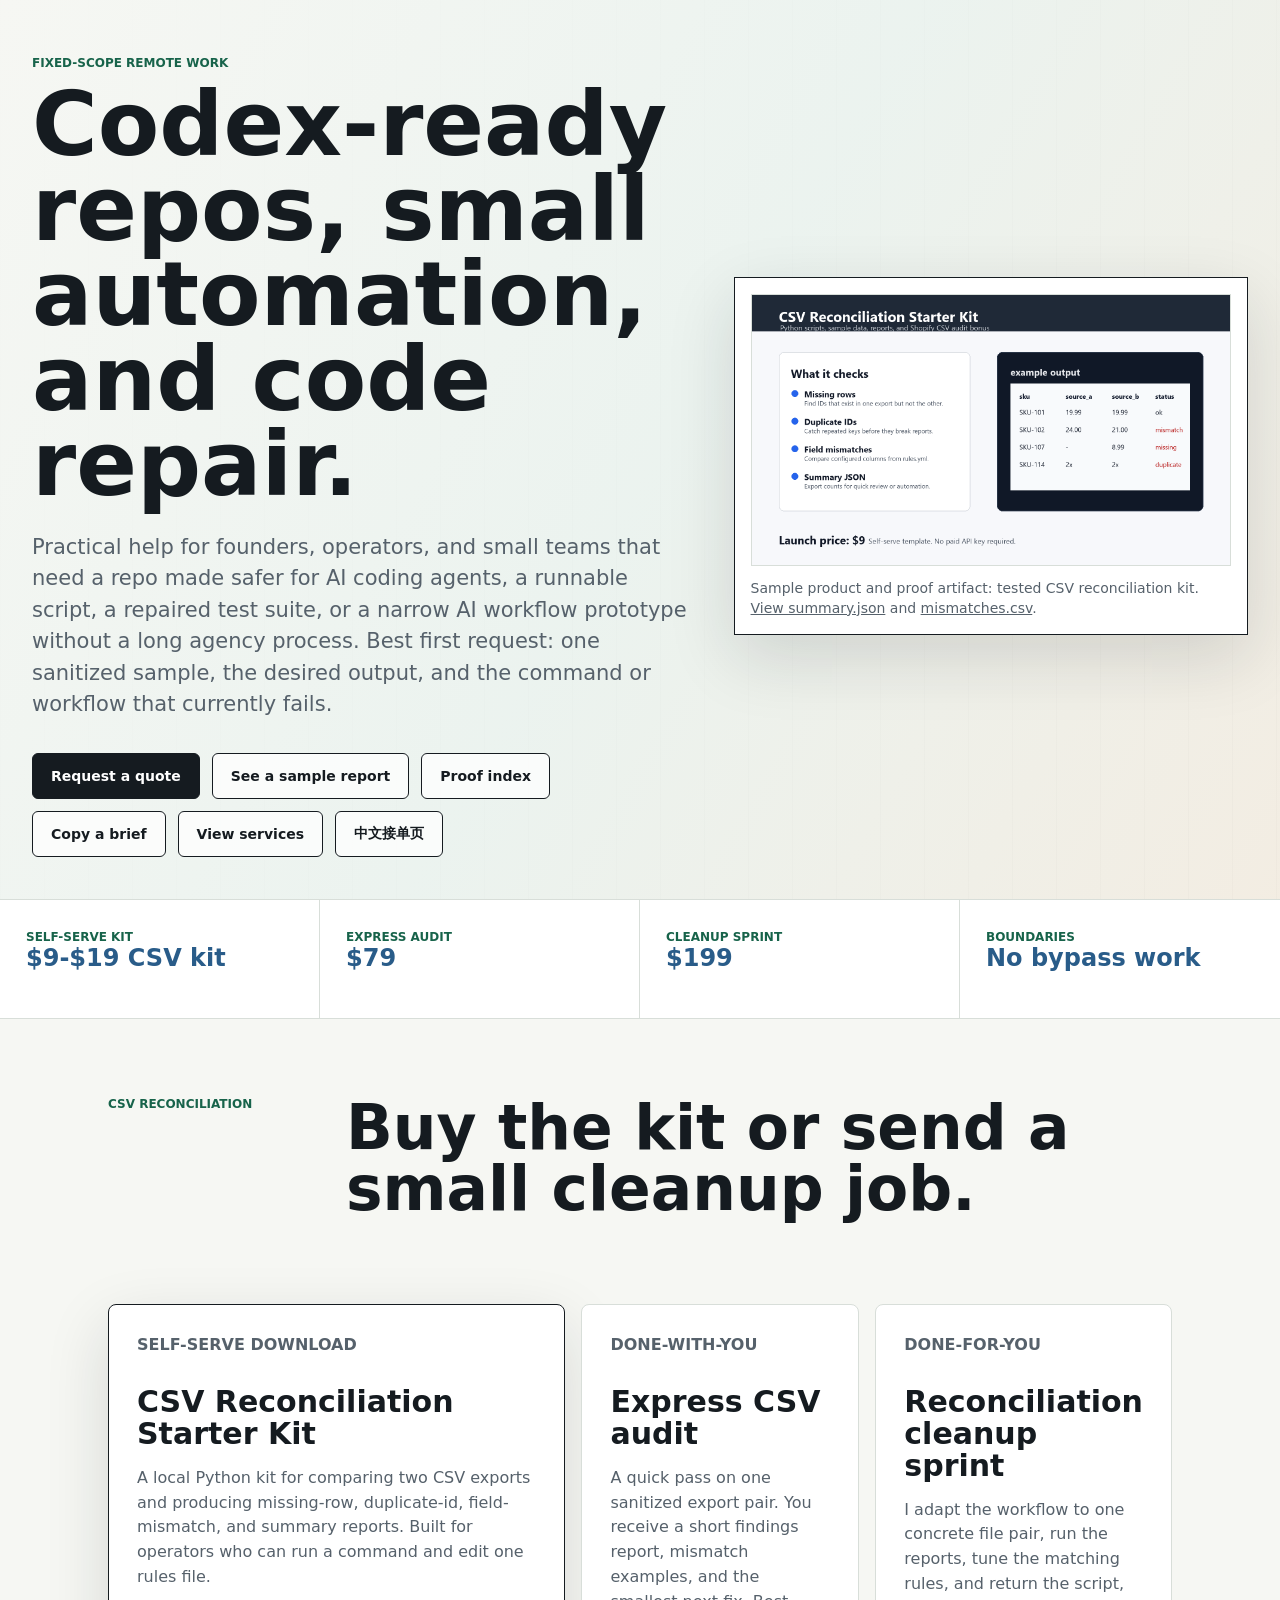
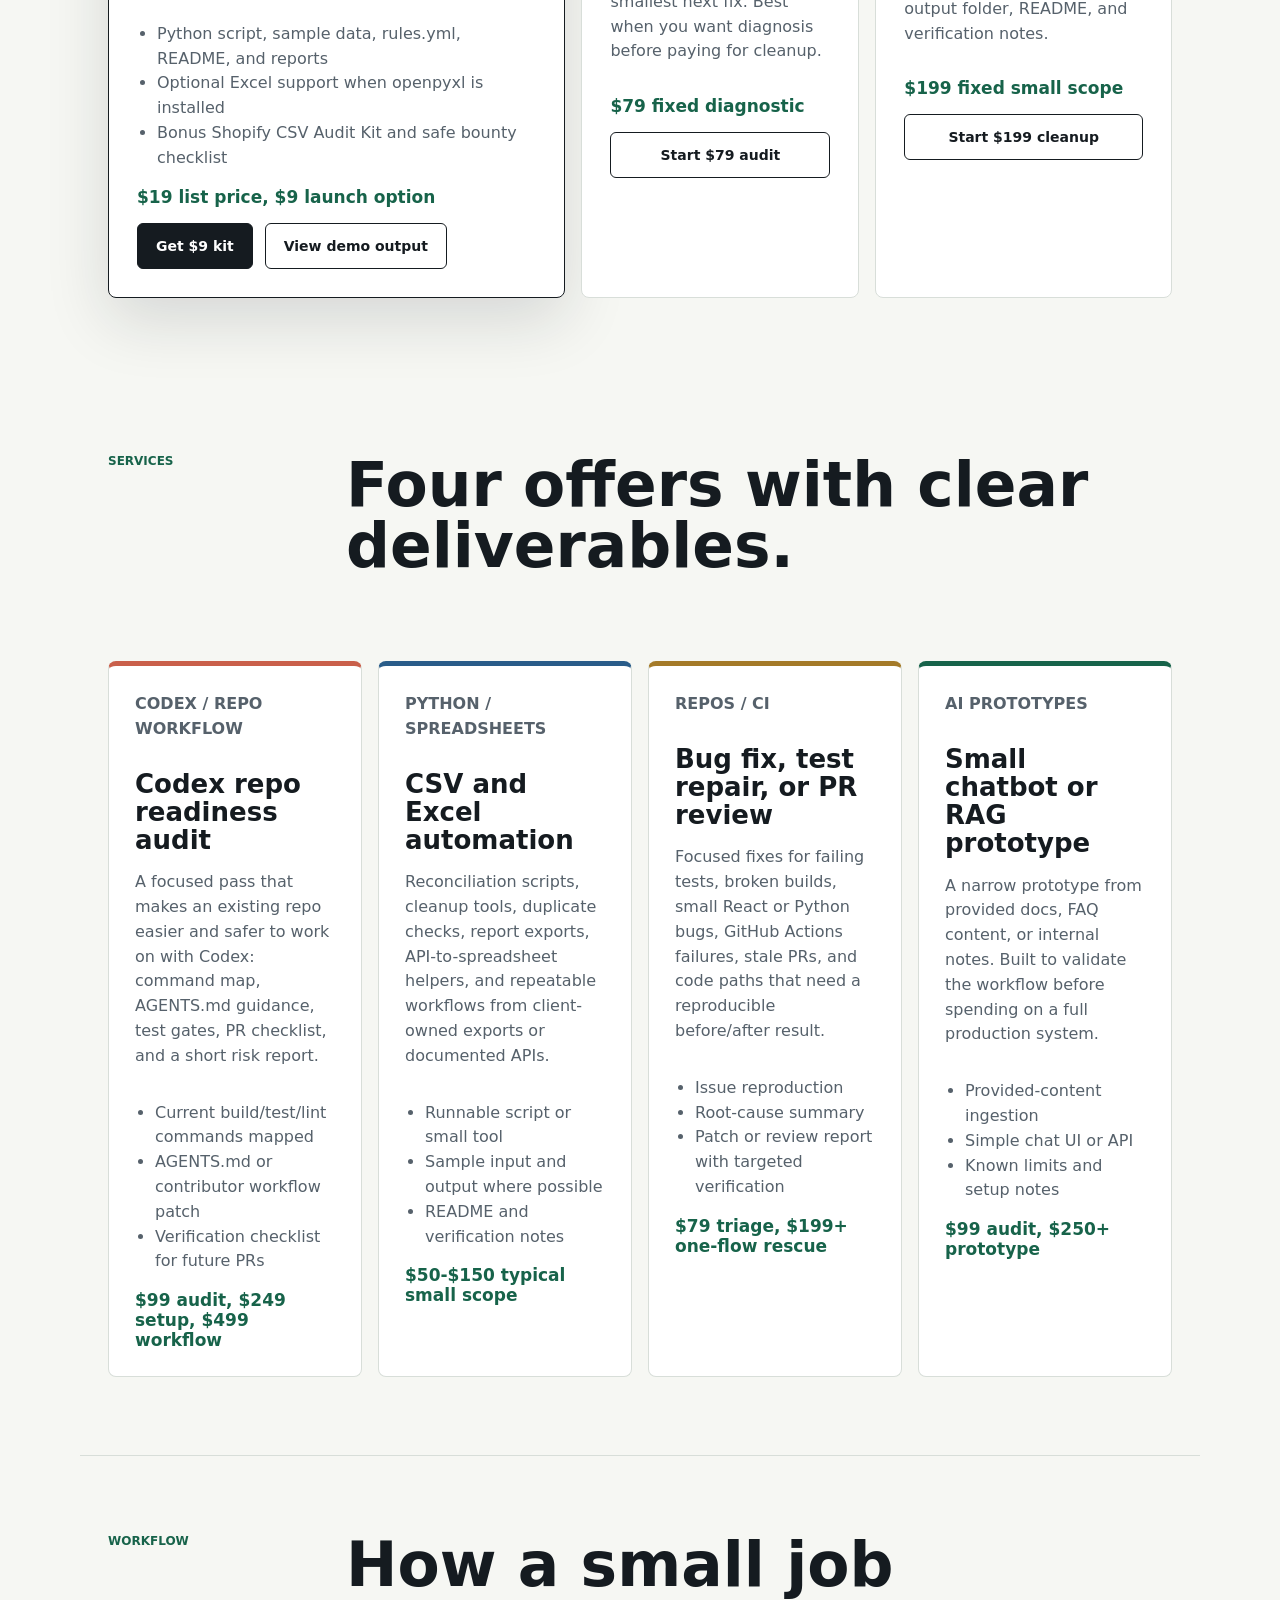
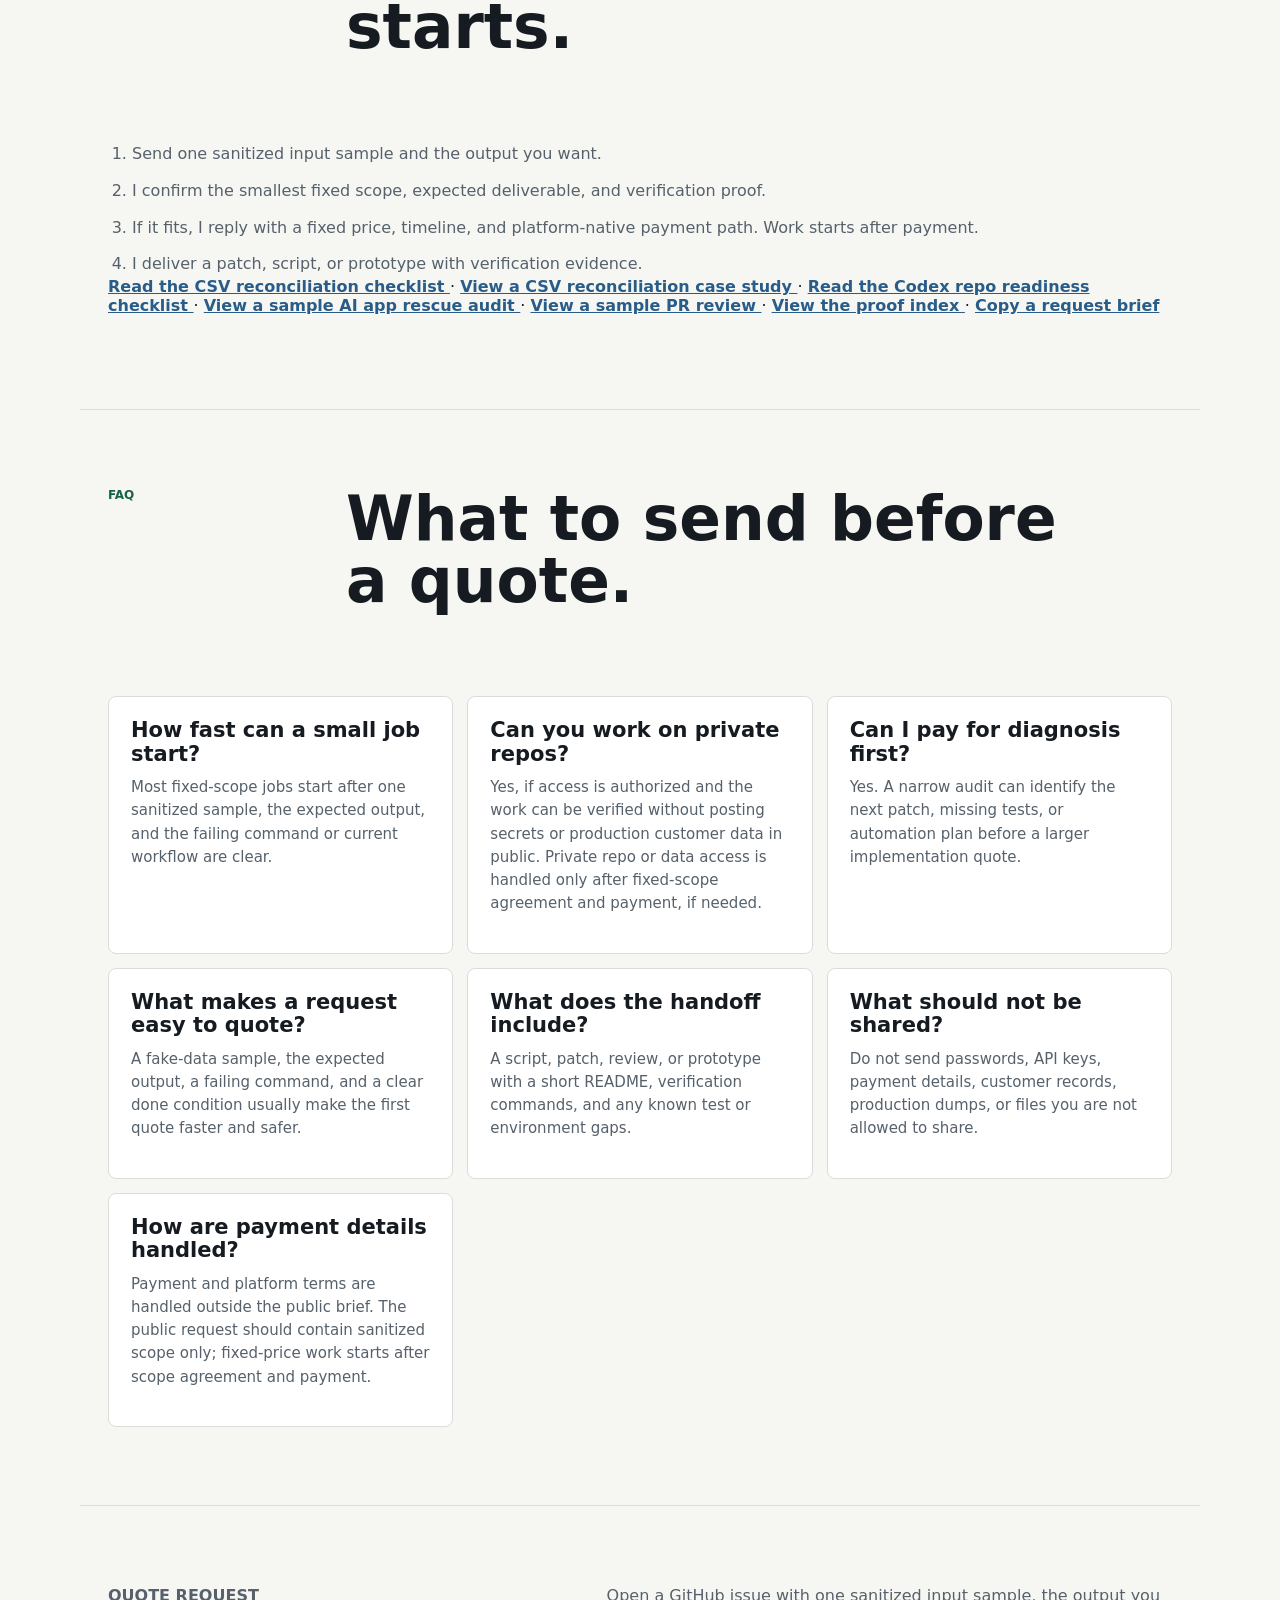
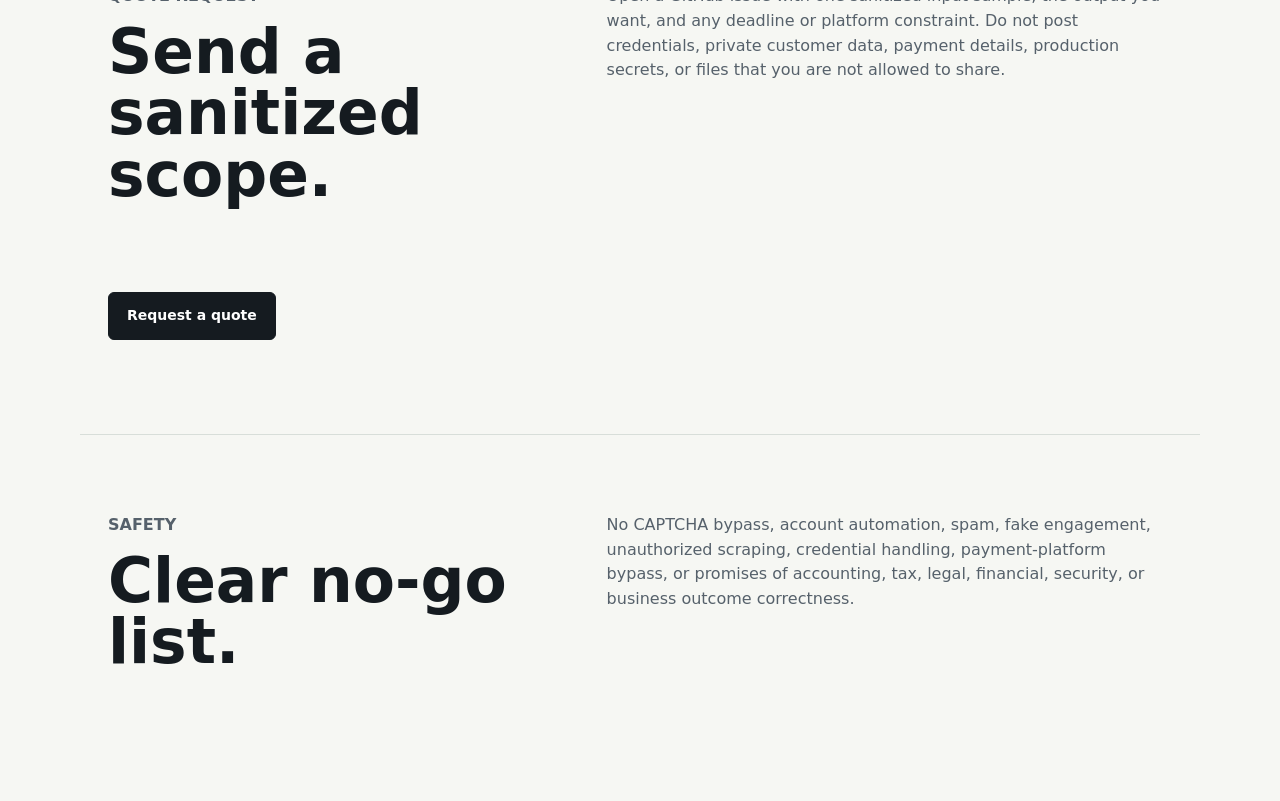
<file: index.html>
<!doctype html>
<html lang="en">
  <head>
    <meta charset="utf-8">
    <meta name="viewport" content="width=device-width, initial-scale=1">
    <title>Codex Repo Rescue, Python Automation, and Code Repair Services</title>
    <meta
      name="description"
      content="Fixed-scope Codex repo rescue, AGENTS.md setup, Python automation, bug fixes, test repair, and small AI workflow prototypes."
    >
    <meta name="robots" content="index,follow">
    <link rel="canonical" href="https://xyjk0511.github.io/codex-services-portfolio/">
    <meta property="og:title" content="Codex Repo Rescue and Code Repair Work">
    <meta property="og:description" content="Fixed-scope Codex workflow setup, CSV automation, bug fixes, test repair, and small AI workflow prototypes with clear verification evidence.">
    <meta property="og:type" content="website">
    <meta property="og:url" content="https://xyjk0511.github.io/codex-services-portfolio/">
    <meta property="og:image" content="https://xyjk0511.github.io/codex-services-portfolio/assets/csv-kit-cover-1600x900.png">
    <meta name="twitter:card" content="summary_large_image">
    <meta name="twitter:title" content="Codex Repo Rescue, Python Automation, and Code Repair Services">
    <meta name="twitter:description" content="Fixed-scope Codex workflow setup, CSV automation, bug fixes, test repair, and small AI workflow prototypes with clear verification evidence.">
    <meta name="twitter:image" content="https://xyjk0511.github.io/codex-services-portfolio/assets/csv-kit-cover-1600x900.png">
    <link rel="stylesheet" href="styles.css">
    <script type="application/ld+json">
      {
        "@context": "https://schema.org",
        "@type": "ProfessionalService",
        "name": "Codex Repo Rescue and Code Repair Work",
        "url": "https://xyjk0511.github.io/codex-services-portfolio/",
        "description": "Fixed-scope Codex repo rescue, AGENTS.md setup, Python automation, bug fixes, test repair, and small AI workflow prototypes.",
        "areaServed": "Remote",
        "sameAs": [
          "https://github.com/xyjk0511/codex-services-portfolio"
        ],
        "offers": [
          {
            "@type": "Offer",
            "name": "CSV Reconciliation Starter Kit",
            "price": 9,
            "priceCurrency": "USD",
            "url": "https://github.com/xyjk0511/codex-services-portfolio/issues/new?template=csv-kit-request.yml"
          },
          {
            "@type": "Offer",
            "name": "Express CSV audit",
            "price": 79,
            "priceCurrency": "USD",
            "url": "https://github.com/xyjk0511/codex-services-portfolio/issues/new?template=csv-kit-request.yml"
          },
          {
            "@type": "Offer",
            "name": "CSV reconciliation cleanup sprint",
            "price": 199,
            "priceCurrency": "USD",
            "url": "https://github.com/xyjk0511/codex-services-portfolio/issues/new?template=csv-kit-request.yml"
          },
          {
            "@type": "Offer",
            "name": "Codex repo readiness audit",
            "priceCurrency": "USD",
            "priceSpecification": {
              "@type": "PriceSpecification",
              "minPrice": 99,
              "maxPrice": 499,
              "priceCurrency": "USD"
            }
          },
          {
            "@type": "Offer",
            "name": "CSV and Excel automation",
            "priceCurrency": "USD",
            "priceSpecification": {
              "@type": "PriceSpecification",
              "minPrice": 50,
              "maxPrice": 150,
              "priceCurrency": "USD"
            }
          },
          {
            "@type": "Offer",
            "name": "Bug fix and test repair",
            "priceCurrency": "USD",
            "priceSpecification": {
              "@type": "PriceSpecification",
              "minPrice": 25,
              "maxPrice": 250,
              "priceCurrency": "USD"
            }
          }
        ]
      }
    </script>
  </head>
  <body>
    <main>
      <section class="hero" aria-labelledby="page-title">
        <div class="hero-copy">
          <p class="eyebrow">Fixed-scope remote work</p>
          <h1 id="page-title">Codex-ready repos, small automation, and code repair.</h1>
          <p class="lede">
            Practical help for founders, operators, and small teams that need
            a repo made safer for AI coding agents, a runnable script, a
            repaired test suite, or a narrow AI workflow prototype without a
            long agency process. Best first request: one sanitized sample, the
            desired output, and the command or workflow that currently fails.
          </p>
          <div class="actions" aria-label="Primary actions">
            <a class="button primary" href="https://github.com/xyjk0511/codex-services-portfolio/issues/new?template=service-request.yml">Request a quote</a>
            <a class="button secondary" href="cases/ai-app-rescue-sample-report.html">See a sample report</a>
            <a class="button secondary" href="cases/proof-index.html">Proof index</a>
            <a class="button secondary" href="examples/request-briefs.html">Copy a brief</a>
            <a class="button secondary" href="#services">View services</a>
            <a class="button secondary" href="zh-cn.html">中文接单页</a>
          </div>
        </div>
        <figure class="hero-proof">
          <img
            src="assets/csv-kit-cover-1600x900.png"
            alt="CSV Reconciliation Starter Kit preview"
          >
          <figcaption>
            Sample product and proof artifact: tested CSV reconciliation kit.
            <a href="csv-kit/sample-output/summary.json">View summary.json</a>
            and
            <a href="csv-kit/sample-output/mismatches.csv">mismatches.csv</a>.
          </figcaption>
        </figure>
      </section>

      <section class="proof-strip" aria-label="Working boundaries">
        <div>
          <span>Self-serve kit</span>
          <strong>$9-$19 CSV kit</strong>
        </div>
        <div>
          <span>Express audit</span>
          <strong>$79</strong>
        </div>
        <div>
          <span>Cleanup sprint</span>
          <strong>$199</strong>
        </div>
        <div>
          <span>Boundaries</span>
          <strong>No bypass work</strong>
        </div>
      </section>

      <section id="csv-offers" class="product-section" aria-labelledby="csv-offers-title">
        <div class="section-heading">
          <p class="eyebrow">CSV reconciliation</p>
          <h2 id="csv-offers-title">Buy the kit or send a small cleanup job.</h2>
        </div>
        <div class="product-grid">
          <article class="product-card featured">
            <p class="tag">Self-serve download</p>
            <h3>CSV Reconciliation Starter Kit</h3>
            <p>
              A local Python kit for comparing two CSV exports and producing
              missing-row, duplicate-id, field-mismatch, and summary reports.
              Built for operators who can run a command and edit one rules file.
            </p>
            <ul>
              <li>Python script, sample data, rules.yml, README, and reports</li>
              <li>Optional Excel support when openpyxl is installed</li>
              <li>Bonus Shopify CSV Audit Kit and safe bounty checklist</li>
            </ul>
            <strong class="price">$19 list price, $9 launch option</strong>
            <div class="mini-actions">
              <a class="button primary" href="https://github.com/xyjk0511/codex-services-portfolio/issues/new?template=csv-kit-request.yml">Get $9 kit</a>
              <a class="button secondary" href="csv-kit/">View demo output</a>
            </div>
          </article>
          <article class="product-card">
            <p class="tag">Done-with-you</p>
            <h3>Express CSV audit</h3>
            <p>
              A quick pass on one sanitized export pair. You receive a short
              findings report, mismatch examples, and the smallest next fix.
              Best when you want diagnosis before paying for cleanup.
            </p>
            <strong class="price">$79 fixed diagnostic</strong>
            <a class="button secondary" href="https://github.com/xyjk0511/codex-services-portfolio/issues/new?template=csv-kit-request.yml">Start $79 audit</a>
          </article>
          <article class="product-card">
            <p class="tag">Done-for-you</p>
            <h3>Reconciliation cleanup sprint</h3>
            <p>
              I adapt the workflow to one concrete file pair, run the reports,
              tune the matching rules, and return the script, output folder,
              README, and verification notes.
            </p>
            <strong class="price">$199 fixed small scope</strong>
            <a class="button secondary" href="https://github.com/xyjk0511/codex-services-portfolio/issues/new?template=csv-kit-request.yml">Start $199 cleanup</a>
          </article>
        </div>
      </section>

      <section id="services" class="service-section" aria-labelledby="services-title">
        <div class="section-heading">
          <p class="eyebrow">Services</p>
          <h2 id="services-title">Four offers with clear deliverables.</h2>
        </div>
        <div class="service-grid">
          <article class="service-card">
            <p class="tag">Codex / repo workflow</p>
            <h3>Codex repo readiness audit</h3>
            <p>
              A focused pass that makes an existing repo easier and safer to
              work on with Codex: command map, AGENTS.md guidance, test gates,
              PR checklist, and a short risk report.
            </p>
            <ul>
              <li>Current build/test/lint commands mapped</li>
              <li>AGENTS.md or contributor workflow patch</li>
              <li>Verification checklist for future PRs</li>
            </ul>
            <strong class="price">$99 audit, $249 setup, $499 workflow</strong>
          </article>

          <article class="service-card">
            <p class="tag">Python / spreadsheets</p>
            <h3>CSV and Excel automation</h3>
            <p>
              Reconciliation scripts, cleanup tools, duplicate checks, report
              exports, API-to-spreadsheet helpers, and repeatable workflows from
              client-owned exports or documented APIs.
            </p>
            <ul>
              <li>Runnable script or small tool</li>
              <li>Sample input and output where possible</li>
              <li>README and verification notes</li>
            </ul>
            <strong class="price">$50-$150 typical small scope</strong>
          </article>

          <article class="service-card">
            <p class="tag">Repos / CI</p>
            <h3>Bug fix, test repair, or PR review</h3>
            <p>
              Focused fixes for failing tests, broken builds, small React or
              Python bugs, GitHub Actions failures, stale PRs, and code paths
              that need a reproducible before/after result.
            </p>
            <ul>
              <li>Issue reproduction</li>
              <li>Root-cause summary</li>
              <li>Patch or review report with targeted verification</li>
            </ul>
            <strong class="price">$79 triage, $199+ one-flow rescue</strong>
          </article>

          <article class="service-card">
            <p class="tag">AI prototypes</p>
            <h3>Small chatbot or RAG prototype</h3>
            <p>
              A narrow prototype from provided docs, FAQ content, or internal
              notes. Built to validate the workflow before spending on a full
              production system.
            </p>
            <ul>
              <li>Provided-content ingestion</li>
              <li>Simple chat UI or API</li>
              <li>Known limits and setup notes</li>
            </ul>
            <strong class="price">$99 audit, $250+ prototype</strong>
          </article>
        </div>
      </section>

      <section class="workflow" aria-labelledby="workflow-title">
        <div class="section-heading">
          <p class="eyebrow">Workflow</p>
          <h2 id="workflow-title">How a small job starts.</h2>
        </div>
        <ol>
          <li>Send one sanitized input sample and the output you want.</li>
          <li>I confirm the smallest fixed scope, expected deliverable, and verification proof.</li>
          <li>If it fits, I reply with a fixed price, timeline, and platform-native payment path. Work starts after payment.</li>
          <li>I deliver a patch, script, or prototype with verification evidence.</li>
        </ol>
        <p>
          <a class="text-link" href="guides/csv-reconciliation-checklist.html">
            Read the CSV reconciliation checklist
          </a>
          <span aria-hidden="true"> · </span>
          <a class="text-link" href="cases/csv-reconciliation-case-study.html">
            View a CSV reconciliation case study
          </a>
          <span aria-hidden="true"> · </span>
          <a class="text-link" href="guides/codex-repo-readiness-checklist.html">
            Read the Codex repo readiness checklist
          </a>
          <span aria-hidden="true"> · </span>
          <a class="text-link" href="cases/ai-app-rescue-sample-report.html">
            View a sample AI app rescue audit
          </a>
          <span aria-hidden="true"> · </span>
          <a class="text-link" href="cases/pr-review-sample.html">
            View a sample PR review
          </a>
          <span aria-hidden="true"> · </span>
          <a class="text-link" href="cases/proof-index.html">
            View the proof index
          </a>
          <span aria-hidden="true"> · </span>
          <a class="text-link" href="examples/request-briefs.html">
            Copy a request brief
          </a>
        </p>
      </section>

      <section class="faq-section" aria-labelledby="faq-title">
        <div class="section-heading">
          <p class="eyebrow">FAQ</p>
          <h2 id="faq-title">What to send before a quote.</h2>
        </div>
        <div class="faq-grid">
          <article>
            <h3>How fast can a small job start?</h3>
            <p>Most fixed-scope jobs start after one sanitized sample, the expected output, and the failing command or current workflow are clear.</p>
          </article>
          <article>
            <h3>Can you work on private repos?</h3>
            <p>Yes, if access is authorized and the work can be verified without posting secrets or production customer data in public. Private repo or data access is handled only after fixed-scope agreement and payment, if needed.</p>
          </article>
          <article>
            <h3>Can I pay for diagnosis first?</h3>
            <p>Yes. A narrow audit can identify the next patch, missing tests, or automation plan before a larger implementation quote.</p>
          </article>
          <article>
            <h3>What makes a request easy to quote?</h3>
            <p>A fake-data sample, the expected output, a failing command, and a clear done condition usually make the first quote faster and safer.</p>
          </article>
          <article>
            <h3>What does the handoff include?</h3>
            <p>A script, patch, review, or prototype with a short README, verification commands, and any known test or environment gaps.</p>
          </article>
          <article>
            <h3>What should not be shared?</h3>
            <p>Do not send passwords, API keys, payment details, customer records, production dumps, or files you are not allowed to share.</p>
          </article>
          <article>
            <h3>How are payment details handled?</h3>
            <p>Payment and platform terms are handled outside the public brief. The public request should contain sanitized scope only; fixed-price work starts after scope agreement and payment.</p>
          </article>
        </div>
      </section>

      <section class="boundaries" aria-labelledby="quote-title">
        <div>
          <p class="eyebrow">Quote request</p>
          <h2 id="quote-title">Send a sanitized scope.</h2>
        </div>
        <p>
          Open a GitHub issue with one sanitized input sample, the output you
          want, and any deadline or platform constraint. Do not post credentials,
          private customer data, payment details, production secrets, or files
          that you are not allowed to share.
        </p>
        <p>
          <a class="button primary" href="https://github.com/xyjk0511/codex-services-portfolio/issues/new?template=service-request.yml">Request a quote</a>
        </p>
      </section>

      <section class="boundaries" aria-labelledby="boundaries-title">
        <div>
          <p class="eyebrow">Safety</p>
          <h2 id="boundaries-title">Clear no-go list.</h2>
        </div>
        <p>
          No CAPTCHA bypass, account automation, spam, fake engagement,
          unauthorized scraping, credential handling, payment-platform bypass,
          or promises of accounting, tax, legal, financial, security, or
          business outcome correctness.
        </p>
      </section>
    </main>
  </body>
</html>
</file>
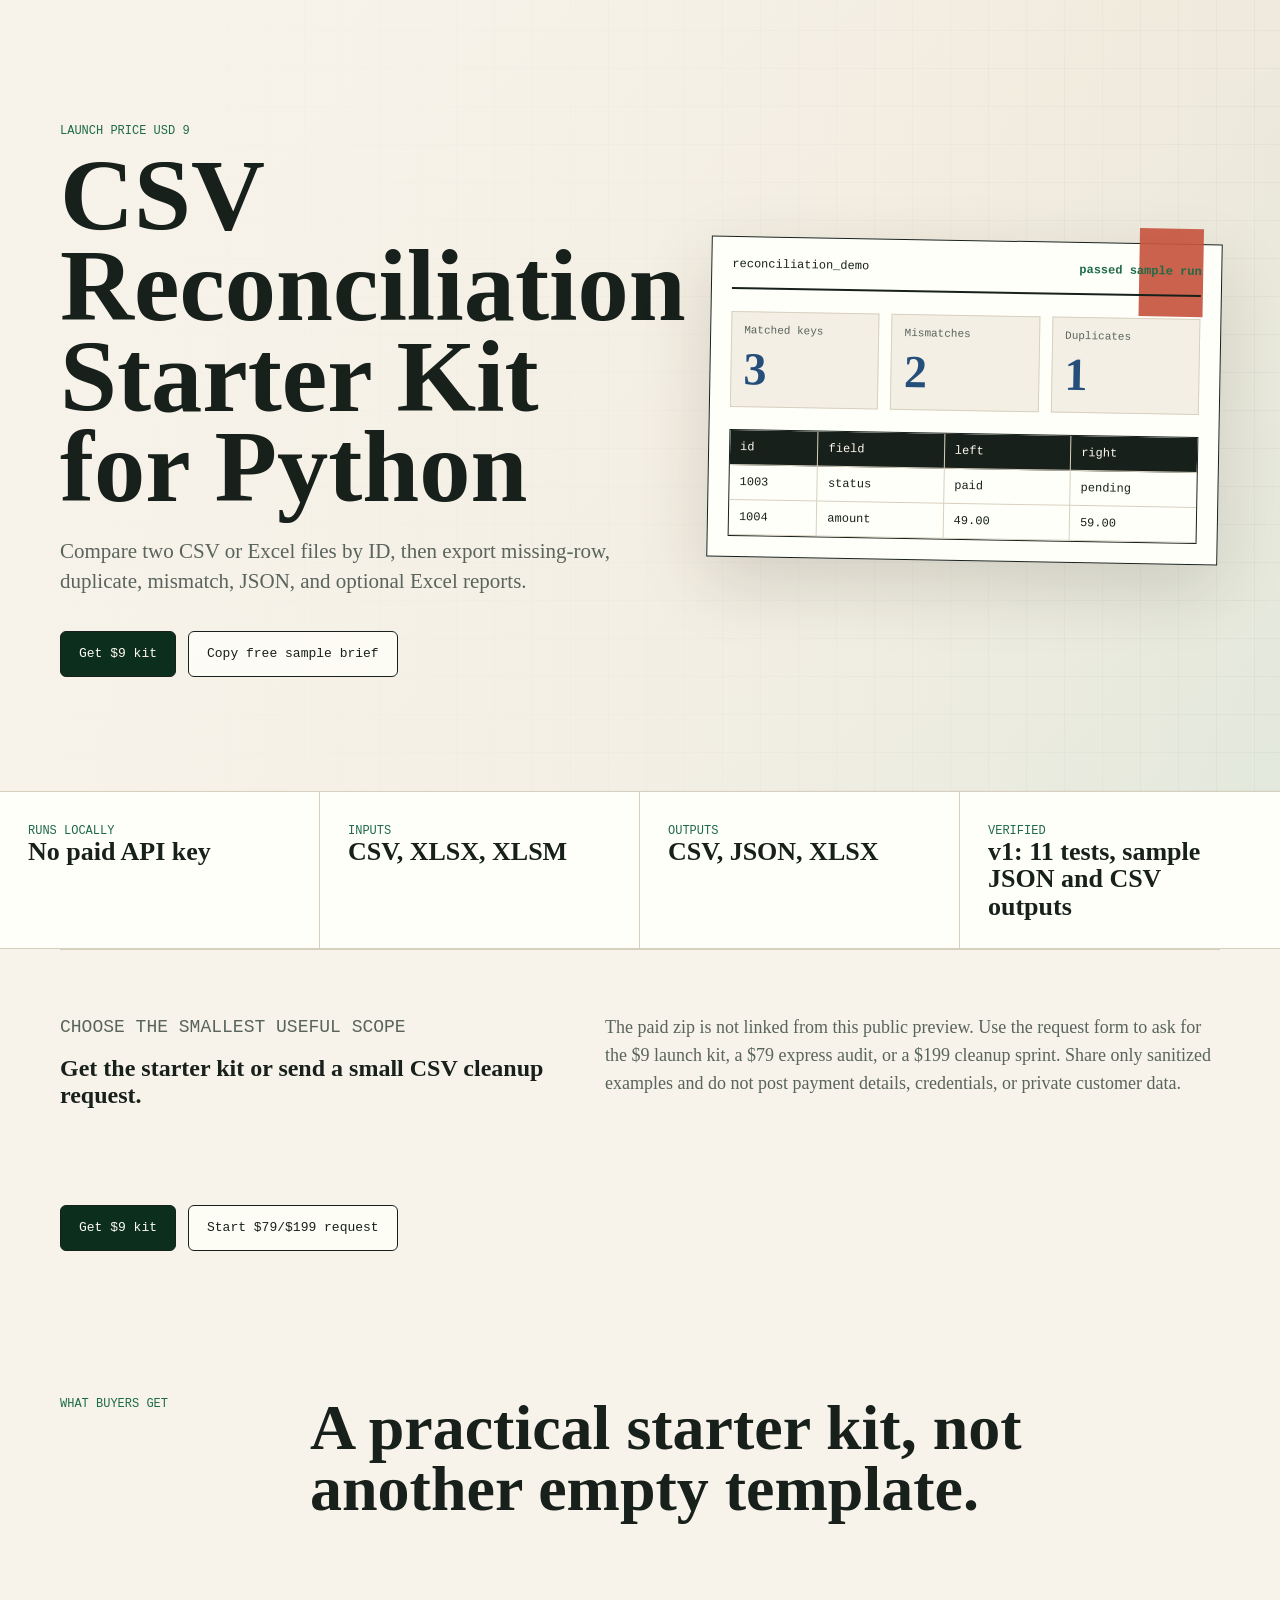
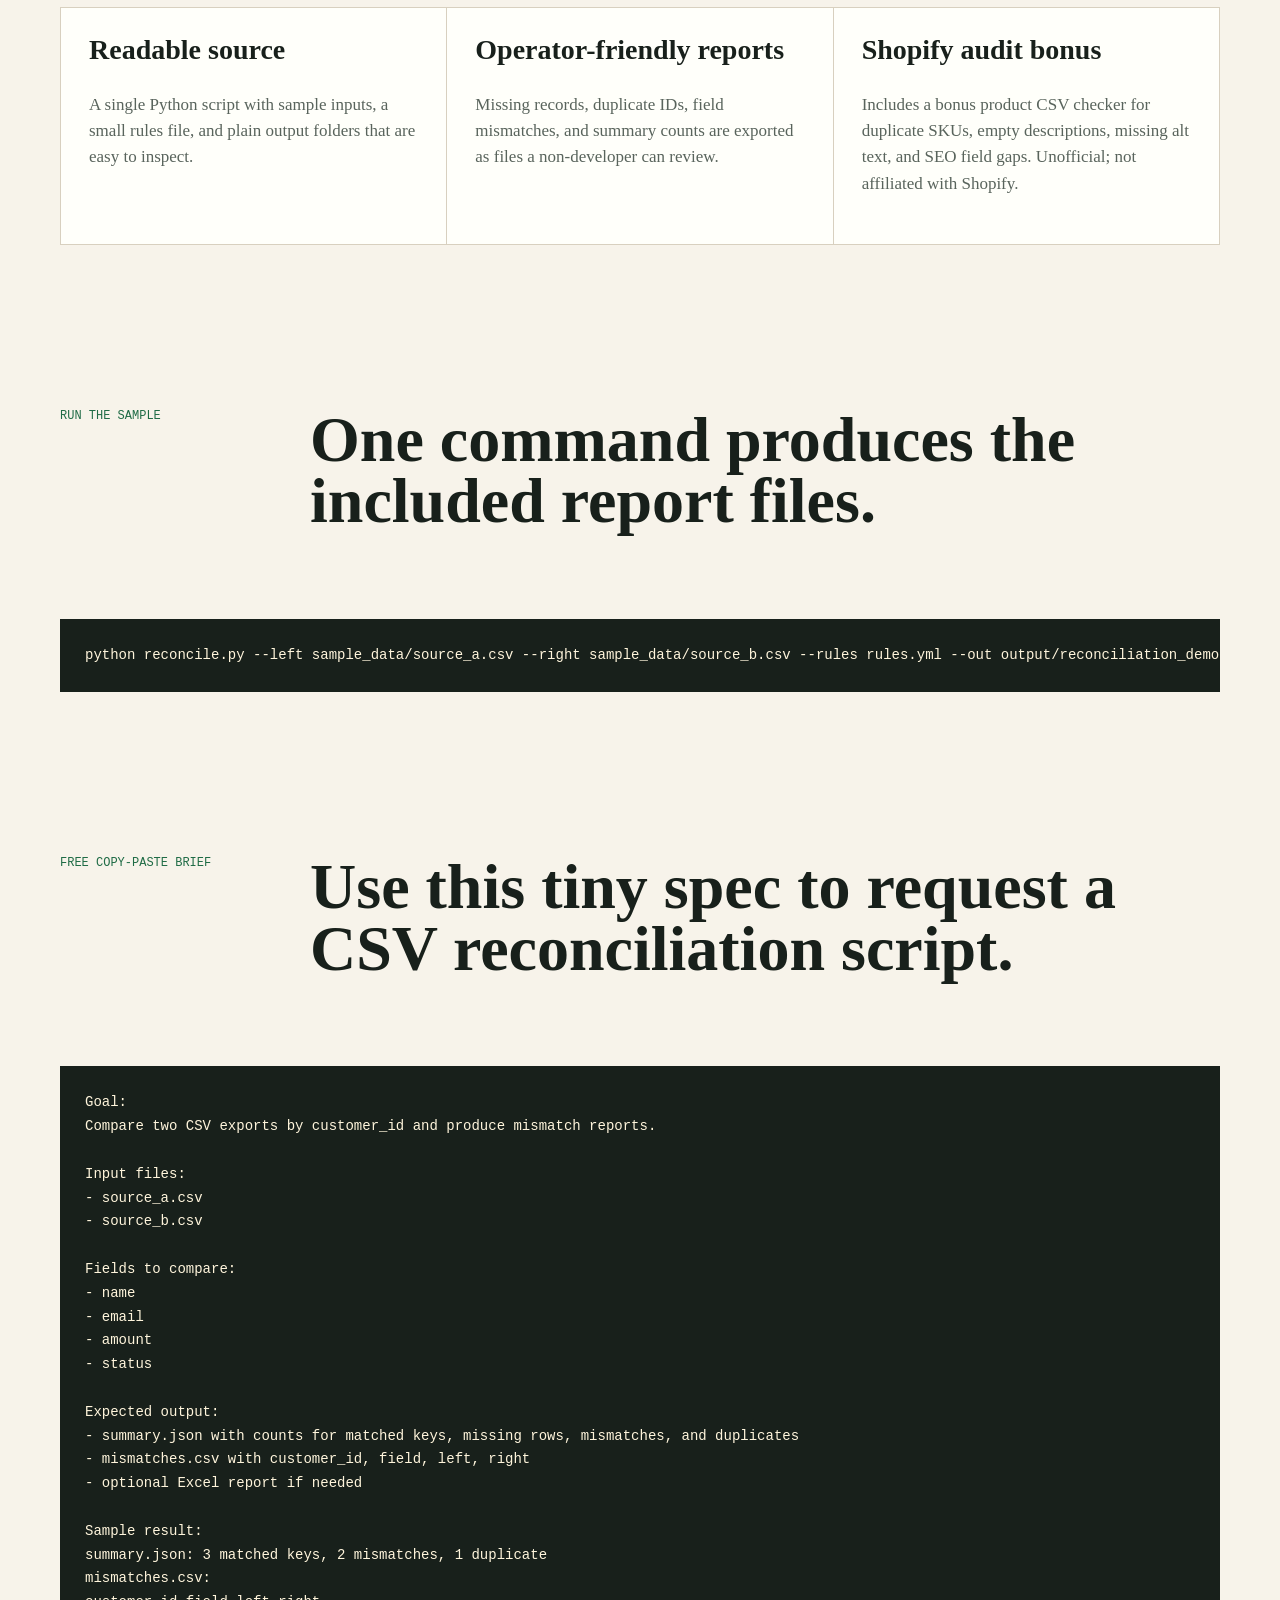
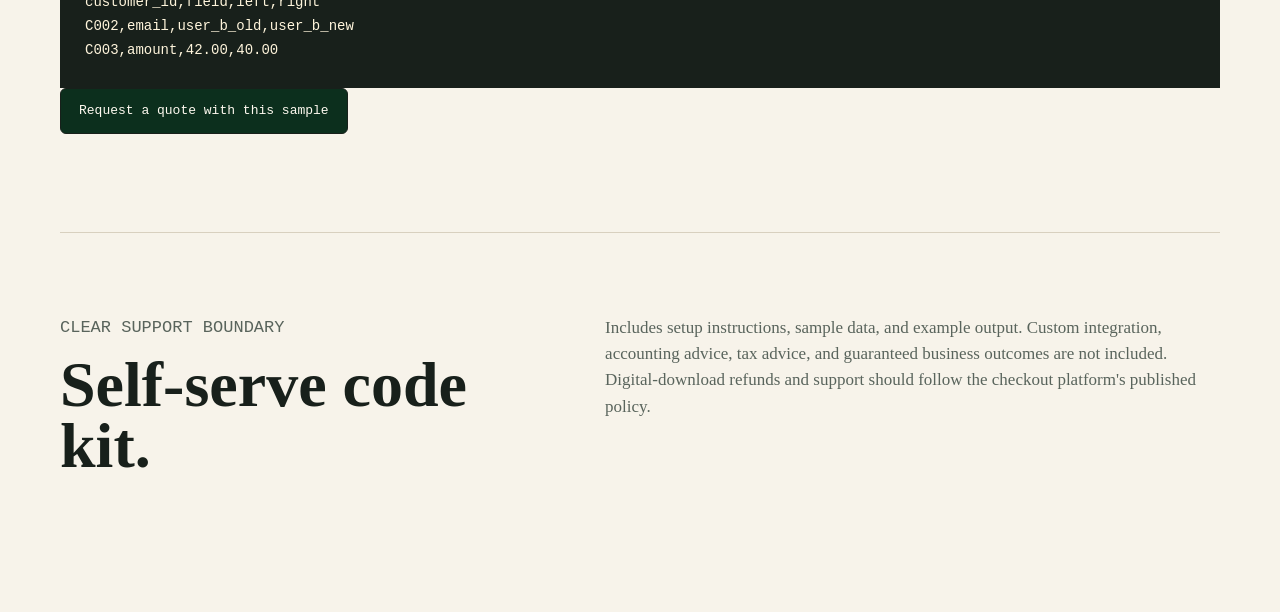
<file: csv-kit/index.html>
<!doctype html>
<html lang="en">
  <head>
    <meta charset="utf-8">
    <meta name="viewport" content="width=device-width, initial-scale=1">
    <title>CSV Reconciliation Starter Kit for Python</title>
    <meta
      name="description"
      content="A local Python kit for comparing CSV and Excel files, finding mismatches, missing rows, duplicates, and producing clean reports."
    >
    <meta name="robots" content="index,follow">
    <link rel="canonical" href="https://xyjk0511.github.io/codex-services-portfolio/csv-kit/">
    <meta property="og:title" content="CSV Reconciliation Starter Kit for Python">
    <meta property="og:description" content="A USD 9 Python kit preview for CSV and Excel reconciliation with 11 passing tests and public sample output.">
    <meta property="og:type" content="product">
    <meta property="og:url" content="https://xyjk0511.github.io/codex-services-portfolio/csv-kit/">
    <meta property="og:image" content="https://xyjk0511.github.io/codex-services-portfolio/assets/csv-kit-cover-1600x900.png">
    <meta name="twitter:card" content="summary_large_image">
    <meta name="twitter:title" content="CSV Reconciliation Starter Kit for Python">
    <meta name="twitter:description" content="CSV and Excel reconciliation kit preview with 11 passing tests and sample JSON/CSV reports.">
    <meta name="twitter:image" content="https://xyjk0511.github.io/codex-services-portfolio/assets/csv-kit-cover-1600x900.png">
    <link rel="stylesheet" href="styles.css">
  </head>
  <body>
    <main>
      <section class="hero" aria-labelledby="product-title">
        <div class="hero-grid">
          <div class="hero-copy">
            <p class="eyebrow">Launch price USD 9</p>
            <h1 id="product-title">CSV Reconciliation Starter Kit for Python</h1>
            <p class="lede">
              Compare two CSV or Excel files by ID, then export missing-row,
              duplicate, mismatch, JSON, and optional Excel reports.
            </p>
            <div class="actions" aria-label="Product actions">
              <a class="button primary" href="https://github.com/xyjk0511/codex-services-portfolio/issues/new?template=csv-kit-request.yml">
                Get $9 kit
              </a>
              <a class="button secondary" href="#free-sample">
                Copy free sample brief
              </a>
            </div>
          </div>

          <div class="report-visual" aria-label="Example reconciliation report preview">
            <div class="report-topline">
              <span>reconciliation_demo</span>
              <strong>passed sample run</strong>
            </div>
            <div class="metric-strip">
              <div>
                <span>Matched keys</span>
                <strong>3</strong>
              </div>
              <div>
                <span>Mismatches</span>
                <strong>2</strong>
              </div>
              <div>
                <span>Duplicates</span>
                <strong>1</strong>
              </div>
            </div>
            <div class="diff-table" role="table" aria-label="Mismatch preview">
              <div role="row" class="head">
                <span role="columnheader">id</span>
                <span role="columnheader">field</span>
                <span role="columnheader">left</span>
                <span role="columnheader">right</span>
              </div>
              <div role="row">
                <span>1003</span>
                <span>status</span>
                <span>paid</span>
                <span>pending</span>
              </div>
              <div role="row">
                <span>1004</span>
                <span>amount</span>
                <span>49.00</span>
                <span>59.00</span>
              </div>
            </div>
          </div>
        </div>
      </section>

      <section class="proof-band" aria-label="Proof points">
        <div>
          <span class="label">Runs locally</span>
          <strong>No paid API key</strong>
        </div>
        <div>
          <span class="label">Inputs</span>
          <strong>CSV, XLSX, XLSM</strong>
        </div>
        <div>
          <span class="label">Outputs</span>
          <strong>CSV, JSON, XLSX</strong>
        </div>
        <div>
          <span class="label">Verified</span>
          <strong>v1: 11 tests, sample JSON and CSV outputs</strong>
        </div>
      </section>

      <section id="purchase" class="purchase-note" aria-label="Purchase note">
        <div>
          <p class="eyebrow">Choose the smallest useful scope</p>
          <h2>Get the starter kit or send a small CSV cleanup request.</h2>
        </div>
        <p>
          The paid zip is not linked from this public preview. Use the request
          form to ask for the $9 launch kit, a $79 express audit, or a $199
          cleanup sprint. Share only sanitized examples and do not post payment
          details, credentials, or private customer data.
        </p>
        <div class="actions">
          <a class="button primary" href="https://github.com/xyjk0511/codex-services-portfolio/issues/new?template=csv-kit-request.yml">Get $9 kit</a>
          <a class="button secondary" href="https://github.com/xyjk0511/codex-services-portfolio/issues/new?template=csv-kit-request.yml">Start $79/$199 request</a>
        </div>
      </section>

      <section class="details">
        <div class="section-heading">
          <p class="eyebrow">What buyers get</p>
          <h2>A practical starter kit, not another empty template.</h2>
        </div>
        <div class="feature-grid">
          <article>
            <h3>Readable source</h3>
            <p>
              A single Python script with sample inputs, a small rules file, and
              plain output folders that are easy to inspect.
            </p>
          </article>
          <article>
            <h3>Operator-friendly reports</h3>
            <p>
              Missing records, duplicate IDs, field mismatches, and summary
              counts are exported as files a non-developer can review.
            </p>
          </article>
          <article>
            <h3>Shopify audit bonus</h3>
            <p>
              Includes a bonus product CSV checker for duplicate SKUs, empty
              descriptions, missing alt text, and SEO field gaps. Unofficial;
              not affiliated with Shopify.
            </p>
          </article>
        </div>
      </section>

      <section class="demo">
        <div class="section-heading">
          <p class="eyebrow">Run the sample</p>
          <h2>One command produces the included report files.</h2>
        </div>
        <pre><code>python reconcile.py --left sample_data/source_a.csv --right sample_data/source_b.csv --rules rules.yml --out output/reconciliation_demo</code></pre>
      </section>

      <section id="free-sample" class="demo">
        <div class="section-heading">
          <p class="eyebrow">Free copy-paste brief</p>
          <h2>Use this tiny spec to request a CSV reconciliation script.</h2>
        </div>
        <pre><code>Goal:
Compare two CSV exports by customer_id and produce mismatch reports.

Input files:
- source_a.csv
- source_b.csv

Fields to compare:
- name
- email
- amount
- status

Expected output:
- summary.json with counts for matched keys, missing rows, mismatches, and duplicates
- mismatches.csv with customer_id, field, left, right
- optional Excel report if needed

Sample result:
summary.json: 3 matched keys, 2 mismatches, 1 duplicate
mismatches.csv:
customer_id,field,left,right
C002,email,user_b_old,user_b_new
C003,amount,42.00,40.00</code></pre>
        <p>
          <a class="button primary" href="https://github.com/xyjk0511/codex-services-portfolio/issues/new?template=service-request.yml">
            Request a quote with this sample
          </a>
        </p>
      </section>

      <section class="buyer-boundary">
        <div>
          <p class="eyebrow">Clear support boundary</p>
          <h2>Self-serve code kit.</h2>
        </div>
        <p>
          Includes setup instructions, sample data, and example output. Custom
          integration, accounting advice, tax advice, and guaranteed business
          outcomes are not included. Digital-download refunds and support should
          follow the checkout platform's published policy.
        </p>
      </section>
    </main>
  </body>
</html>
</file>
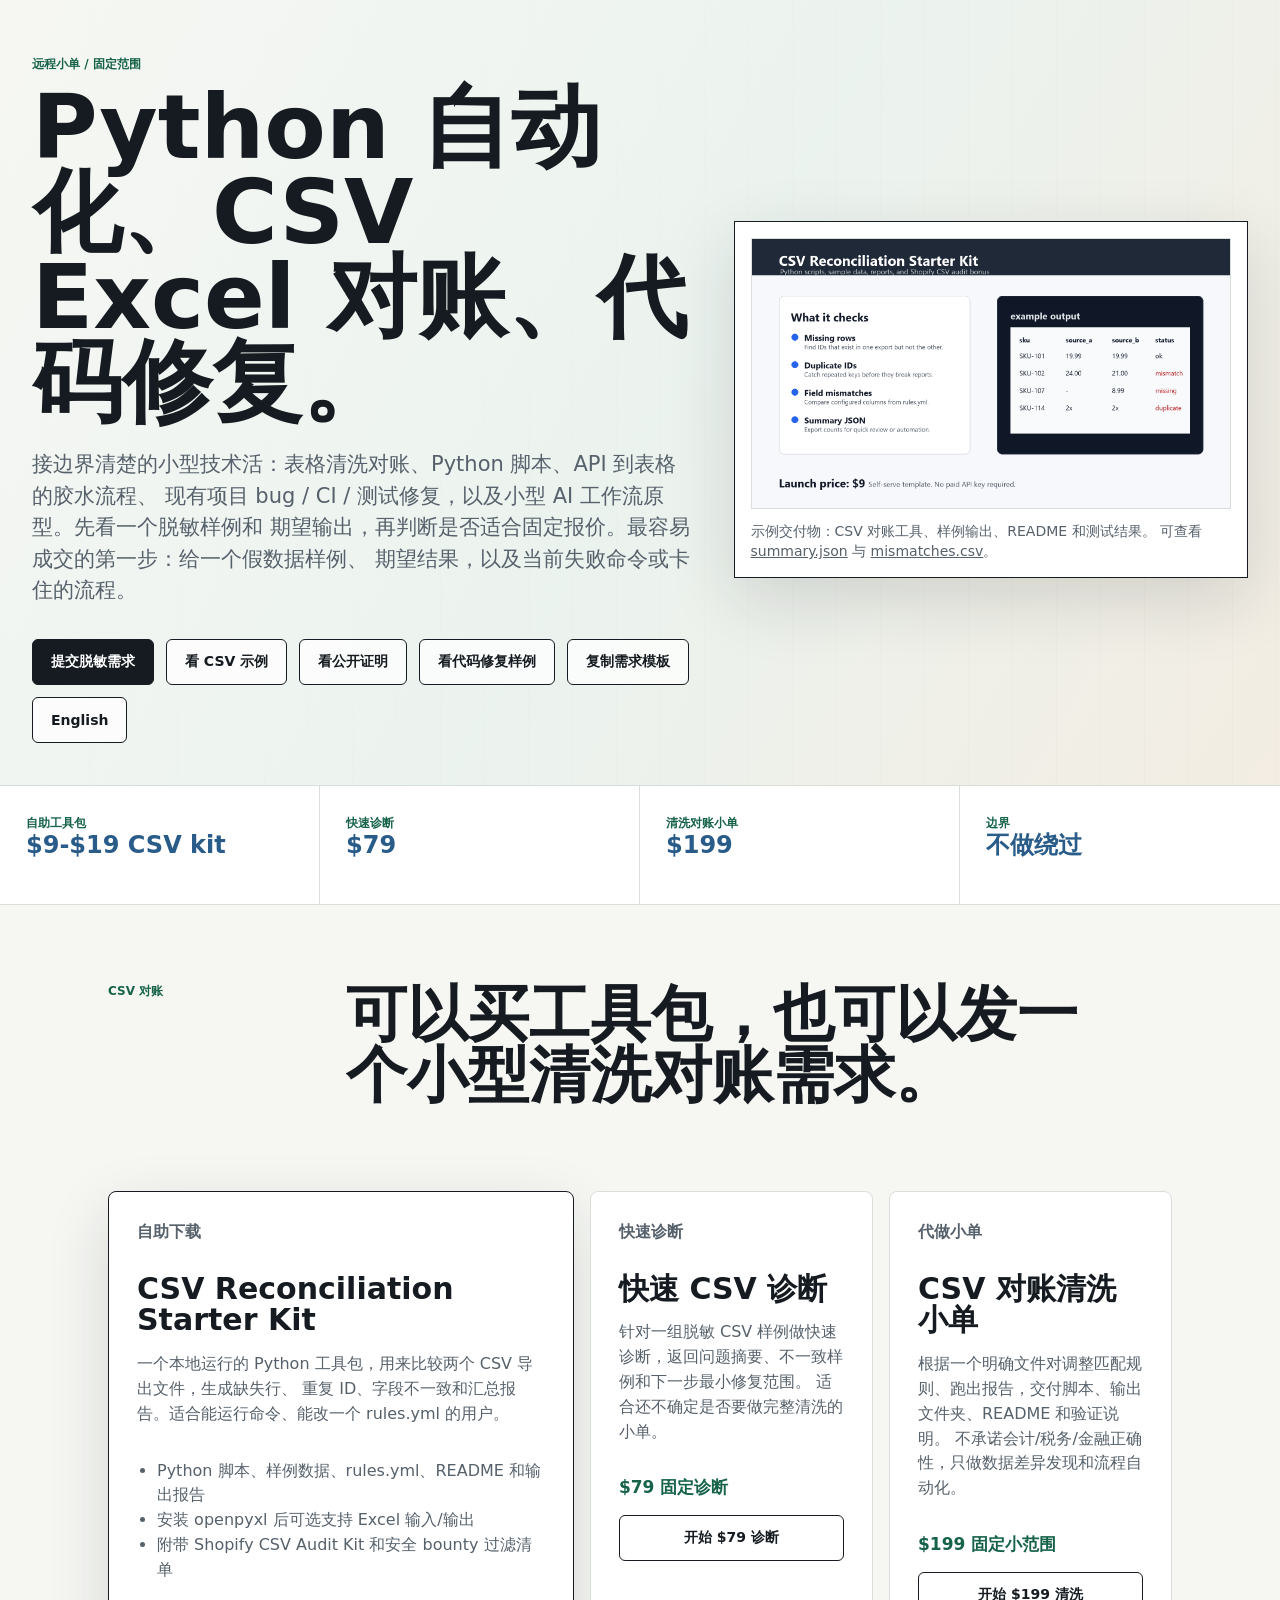
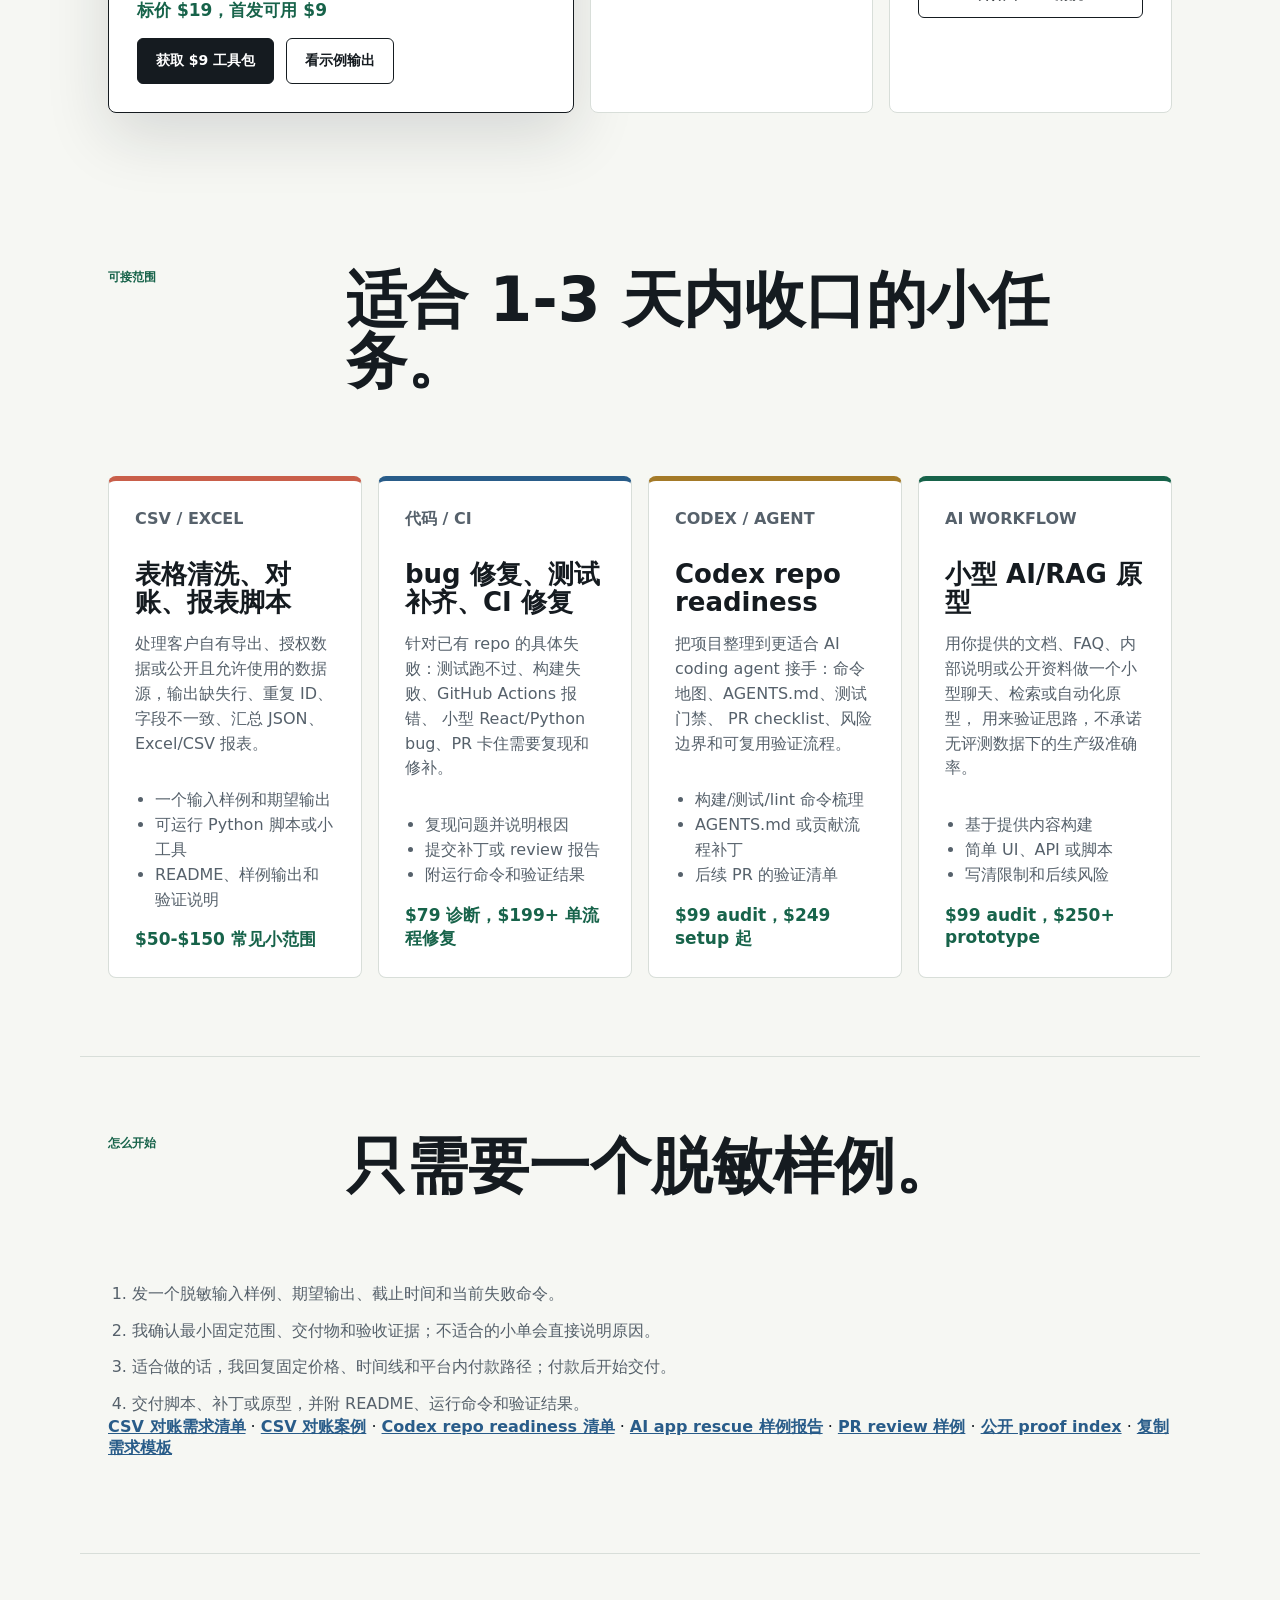
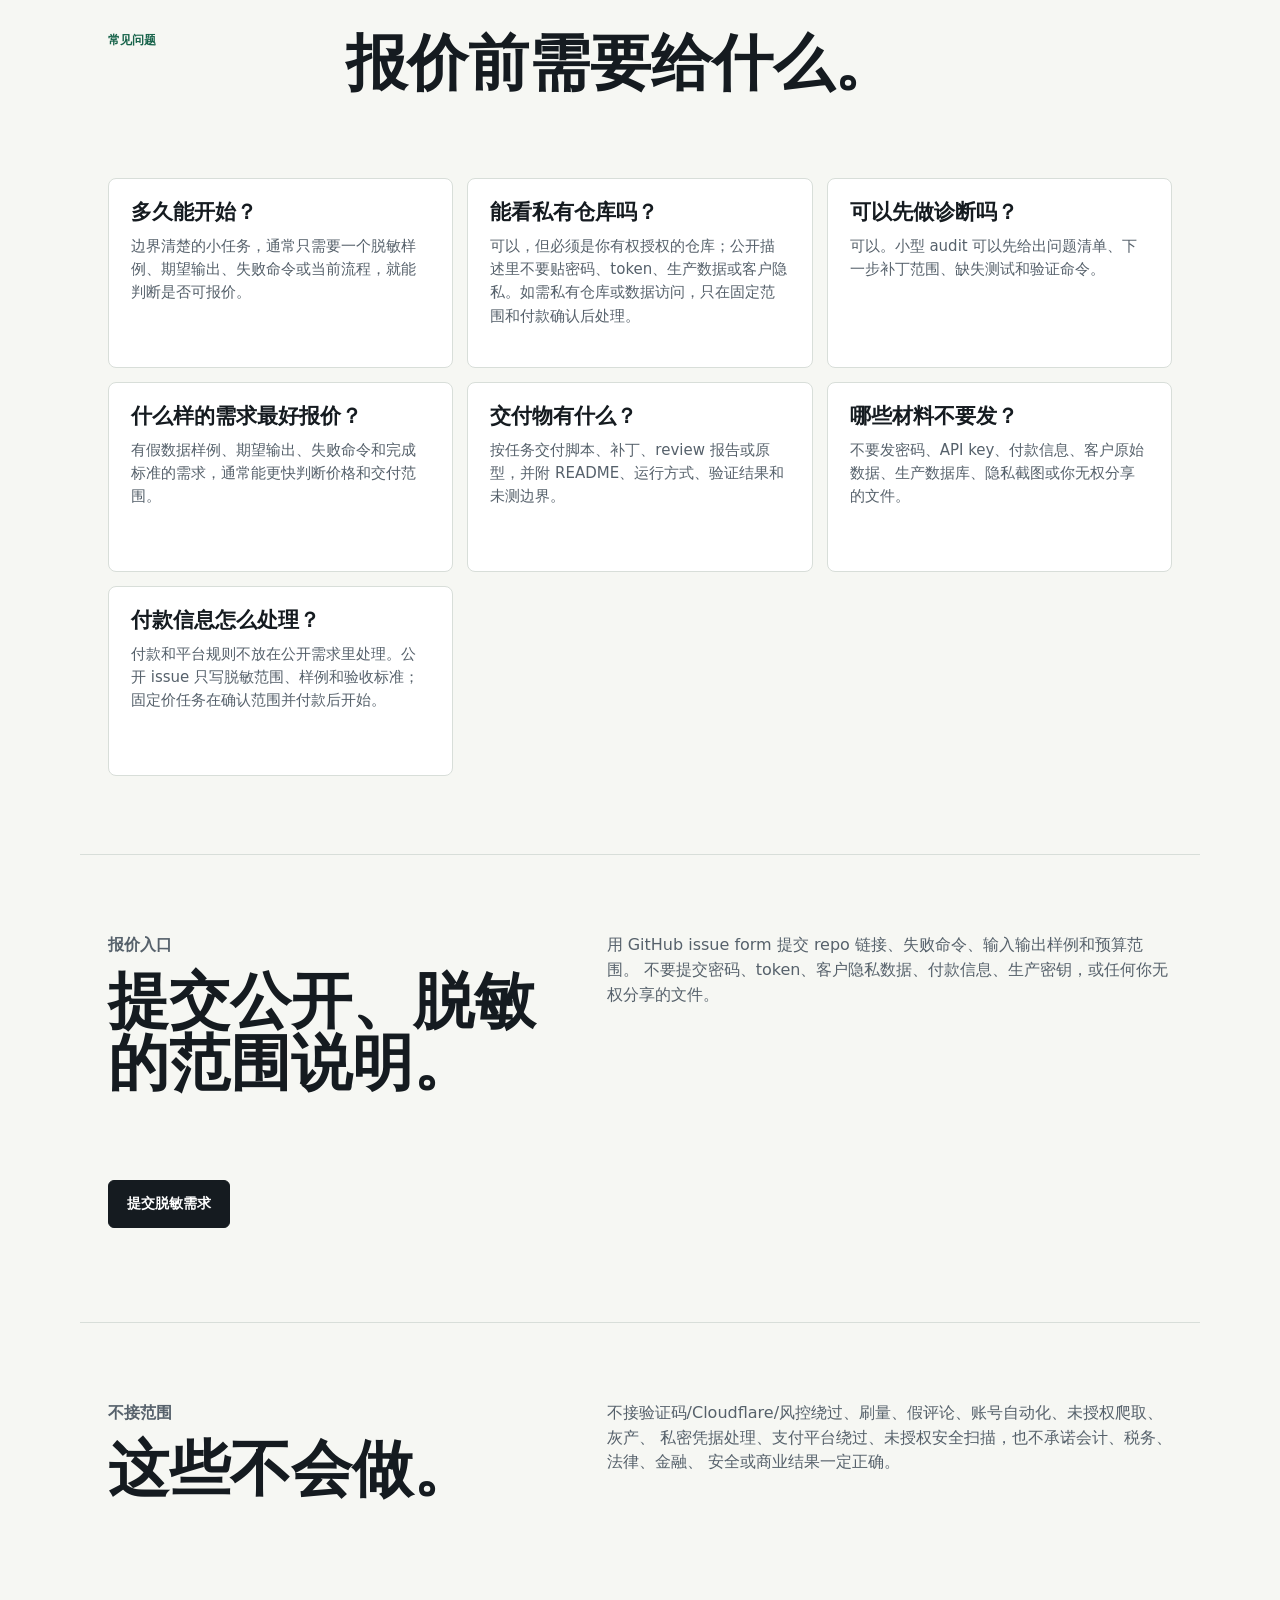
<file: zh-cn.html>
<!doctype html>
<html lang="zh-CN">
  <head>
    <meta charset="utf-8">
    <meta name="viewport" content="width=device-width, initial-scale=1">
    <title>Python 自动化、CSV Excel 对账、代码修复小单</title>
    <meta
      name="description"
      content="承接边界清楚的小型远程技术活：Python 自动化、CSV/Excel 清洗对账、CI 测试修复、Codex repo 整理和小型 AI 工作流原型。"
    >
    <meta name="robots" content="index,follow">
    <link rel="canonical" href="https://xyjk0511.github.io/codex-services-portfolio/zh-cn.html">
    <meta property="og:title" content="Python 自动化、CSV Excel 对账、代码修复小单">
    <meta property="og:description" content="先看脱敏样例，再给固定范围报价。交付脚本、补丁、README 和验证结果。">
    <meta property="og:type" content="website">
    <meta property="og:url" content="https://xyjk0511.github.io/codex-services-portfolio/zh-cn.html">
    <meta property="og:image" content="https://xyjk0511.github.io/codex-services-portfolio/assets/csv-kit-cover-1600x900.png">
    <meta name="twitter:card" content="summary_large_image">
    <meta name="twitter:title" content="Python 自动化、CSV Excel 对账、代码修复小单">
    <meta name="twitter:description" content="承接边界清楚的小型技术活，交付可运行代码和验证结果。">
    <meta name="twitter:image" content="https://xyjk0511.github.io/codex-services-portfolio/assets/csv-kit-cover-1600x900.png">
    <link rel="stylesheet" href="styles.css">
  </head>
  <body>
    <main>
      <section class="hero" aria-labelledby="page-title">
        <div class="hero-copy">
          <p class="eyebrow">远程小单 / 固定范围</p>
          <h1 id="page-title">Python 自动化、CSV Excel 对账、代码修复。</h1>
          <p class="lede">
            接边界清楚的小型技术活：表格清洗对账、Python 脚本、API 到表格的胶水流程、
            现有项目 bug / CI / 测试修复，以及小型 AI 工作流原型。先看一个脱敏样例和
            期望输出，再判断是否适合固定报价。最容易成交的第一步：给一个假数据样例、
            期望结果，以及当前失败命令或卡住的流程。
          </p>
          <div class="actions" aria-label="主要操作">
            <a class="button primary" href="https://github.com/xyjk0511/codex-services-portfolio/issues/new?template=service-request.yml">提交脱敏需求</a>
            <a class="button secondary" href="csv-kit/">看 CSV 示例</a>
            <a class="button secondary" href="cases/proof-index.html">看公开证明</a>
            <a class="button secondary" href="cases/pr-review-sample.html">看代码修复样例</a>
            <a class="button secondary" href="examples/request-briefs.html">复制需求模板</a>
            <a class="button secondary" href="./">English</a>
          </div>
        </div>
        <figure class="hero-proof">
          <img
            src="assets/csv-kit-cover-1600x900.png"
            alt="CSV 对账工具预览图"
          >
          <figcaption>
            示例交付物：CSV 对账工具、样例输出、README 和测试结果。
            可查看
            <a href="csv-kit/sample-output/summary.json">summary.json</a>
            与
            <a href="csv-kit/sample-output/mismatches.csv">mismatches.csv</a>。
          </figcaption>
        </figure>
      </section>

      <section class="proof-strip" aria-label="服务摘要">
        <div>
          <span>自助工具包</span>
          <strong>$9-$19 CSV kit</strong>
        </div>
        <div>
          <span>快速诊断</span>
          <strong>$79</strong>
        </div>
        <div>
          <span>清洗对账小单</span>
          <strong>$199</strong>
        </div>
        <div>
          <span>边界</span>
          <strong>不做绕过</strong>
        </div>
      </section>

      <section id="csv-offers" class="product-section" aria-labelledby="csv-offers-title">
        <div class="section-heading">
          <p class="eyebrow">CSV 对账</p>
          <h2 id="csv-offers-title">可以买工具包，也可以发一个小型清洗对账需求。</h2>
        </div>
        <div class="product-grid">
          <article class="product-card featured">
            <p class="tag">自助下载</p>
            <h3>CSV Reconciliation Starter Kit</h3>
            <p>
              一个本地运行的 Python 工具包，用来比较两个 CSV 导出文件，生成缺失行、
              重复 ID、字段不一致和汇总报告。适合能运行命令、能改一个 rules.yml 的用户。
            </p>
            <ul>
              <li>Python 脚本、样例数据、rules.yml、README 和输出报告</li>
              <li>安装 openpyxl 后可选支持 Excel 输入/输出</li>
              <li>附带 Shopify CSV Audit Kit 和安全 bounty 过滤清单</li>
            </ul>
            <strong class="price">标价 $19，首发可用 $9</strong>
            <div class="mini-actions">
              <a class="button primary" href="https://github.com/xyjk0511/codex-services-portfolio/issues/new?template=csv-kit-request.yml">获取 $9 工具包</a>
              <a class="button secondary" href="csv-kit/">看示例输出</a>
            </div>
          </article>
          <article class="product-card">
            <p class="tag">快速诊断</p>
            <h3>快速 CSV 诊断</h3>
            <p>
              针对一组脱敏 CSV 样例做快速诊断，返回问题摘要、不一致样例和下一步最小修复范围。
              适合还不确定是否要做完整清洗的小单。
            </p>
            <strong class="price">$79 固定诊断</strong>
            <a class="button secondary" href="https://github.com/xyjk0511/codex-services-portfolio/issues/new?template=csv-kit-request.yml">开始 $79 诊断</a>
          </article>
          <article class="product-card">
            <p class="tag">代做小单</p>
            <h3>CSV 对账清洗小单</h3>
            <p>
              根据一个明确文件对调整匹配规则、跑出报告，交付脚本、输出文件夹、README 和验证说明。
              不承诺会计/税务/金融正确性，只做数据差异发现和流程自动化。
            </p>
            <strong class="price">$199 固定小范围</strong>
            <a class="button secondary" href="https://github.com/xyjk0511/codex-services-portfolio/issues/new?template=csv-kit-request.yml">开始 $199 清洗</a>
          </article>
        </div>
      </section>

      <section id="services" class="service-section" aria-labelledby="services-title">
        <div class="section-heading">
          <p class="eyebrow">可接范围</p>
          <h2 id="services-title">适合 1-3 天内收口的小任务。</h2>
        </div>
        <div class="service-grid">
          <article class="service-card">
            <p class="tag">CSV / Excel</p>
            <h3>表格清洗、对账、报表脚本</h3>
            <p>
              处理客户自有导出、授权数据或公开且允许使用的数据源，输出缺失行、重复 ID、
              字段不一致、汇总 JSON、Excel/CSV 报表。
            </p>
            <ul>
              <li>一个输入样例和期望输出</li>
              <li>可运行 Python 脚本或小工具</li>
              <li>README、样例输出和验证说明</li>
            </ul>
            <strong class="price">$50-$150 常见小范围</strong>
          </article>

          <article class="service-card">
            <p class="tag">代码 / CI</p>
            <h3>bug 修复、测试补齐、CI 修复</h3>
            <p>
              针对已有 repo 的具体失败：测试跑不过、构建失败、GitHub Actions 报错、
              小型 React/Python bug、PR 卡住需要复现和修补。
            </p>
            <ul>
              <li>复现问题并说明根因</li>
              <li>提交补丁或 review 报告</li>
              <li>附运行命令和验证结果</li>
            </ul>
            <strong class="price">$79 诊断，$199+ 单流程修复</strong>
          </article>

          <article class="service-card">
            <p class="tag">Codex / agent</p>
            <h3>Codex repo readiness</h3>
            <p>
              把项目整理到更适合 AI coding agent 接手：命令地图、AGENTS.md、测试门禁、
              PR checklist、风险边界和可复用验证流程。
            </p>
            <ul>
              <li>构建/测试/lint 命令梳理</li>
              <li>AGENTS.md 或贡献流程补丁</li>
              <li>后续 PR 的验证清单</li>
            </ul>
            <strong class="price">$99 audit，$249 setup 起</strong>
          </article>

          <article class="service-card">
            <p class="tag">AI workflow</p>
            <h3>小型 AI/RAG 原型</h3>
            <p>
              用你提供的文档、FAQ、内部说明或公开资料做一个小型聊天、检索或自动化原型，
              用来验证思路，不承诺无评测数据下的生产级准确率。
            </p>
            <ul>
              <li>基于提供内容构建</li>
              <li>简单 UI、API 或脚本</li>
              <li>写清限制和后续风险</li>
            </ul>
            <strong class="price">$99 audit，$250+ prototype</strong>
          </article>
        </div>
      </section>

      <section class="workflow" aria-labelledby="workflow-title">
        <div class="section-heading">
          <p class="eyebrow">怎么开始</p>
          <h2 id="workflow-title">只需要一个脱敏样例。</h2>
        </div>
        <ol>
          <li>发一个脱敏输入样例、期望输出、截止时间和当前失败命令。</li>
          <li>我确认最小固定范围、交付物和验收证据；不适合的小单会直接说明原因。</li>
          <li>适合做的话，我回复固定价格、时间线和平台内付款路径；付款后开始交付。</li>
          <li>交付脚本、补丁或原型，并附 README、运行命令和验证结果。</li>
        </ol>
        <p>
          <a class="text-link" href="guides/csv-reconciliation-checklist.html">CSV 对账需求清单</a>
          <span aria-hidden="true"> · </span>
          <a class="text-link" href="cases/csv-reconciliation-case-study.html">CSV 对账案例</a>
          <span aria-hidden="true"> · </span>
          <a class="text-link" href="guides/codex-repo-readiness-checklist.html">Codex repo readiness 清单</a>
          <span aria-hidden="true"> · </span>
          <a class="text-link" href="cases/ai-app-rescue-sample-report.html">AI app rescue 样例报告</a>
          <span aria-hidden="true"> · </span>
          <a class="text-link" href="cases/pr-review-sample.html">PR review 样例</a>
          <span aria-hidden="true"> · </span>
          <a class="text-link" href="cases/proof-index.html">公开 proof index</a>
          <span aria-hidden="true"> · </span>
          <a class="text-link" href="examples/request-briefs.html">复制需求模板</a>
        </p>
      </section>

      <section class="faq-section" aria-labelledby="faq-title">
        <div class="section-heading">
          <p class="eyebrow">常见问题</p>
          <h2 id="faq-title">报价前需要给什么。</h2>
        </div>
        <div class="faq-grid">
          <article>
            <h3>多久能开始？</h3>
            <p>边界清楚的小任务，通常只需要一个脱敏样例、期望输出、失败命令或当前流程，就能判断是否可报价。</p>
          </article>
          <article>
            <h3>能看私有仓库吗？</h3>
            <p>可以，但必须是你有权授权的仓库；公开描述里不要贴密码、token、生产数据或客户隐私。如需私有仓库或数据访问，只在固定范围和付款确认后处理。</p>
          </article>
          <article>
            <h3>可以先做诊断吗？</h3>
            <p>可以。小型 audit 可以先给出问题清单、下一步补丁范围、缺失测试和验证命令。</p>
          </article>
          <article>
            <h3>什么样的需求最好报价？</h3>
            <p>有假数据样例、期望输出、失败命令和完成标准的需求，通常能更快判断价格和交付范围。</p>
          </article>
          <article>
            <h3>交付物有什么？</h3>
            <p>按任务交付脚本、补丁、review 报告或原型，并附 README、运行方式、验证结果和未测边界。</p>
          </article>
          <article>
            <h3>哪些材料不要发？</h3>
            <p>不要发密码、API key、付款信息、客户原始数据、生产数据库、隐私截图或你无权分享的文件。</p>
          </article>
          <article>
            <h3>付款信息怎么处理？</h3>
            <p>付款和平台规则不放在公开需求里处理。公开 issue 只写脱敏范围、样例和验收标准；固定价任务在确认范围并付款后开始。</p>
          </article>
        </div>
      </section>

      <section class="boundaries" aria-labelledby="quote-title">
        <div>
          <p class="eyebrow">报价入口</p>
          <h2 id="quote-title">提交公开、脱敏的范围说明。</h2>
        </div>
        <p>
          用 GitHub issue form 提交 repo 链接、失败命令、输入输出样例和预算范围。
          不要提交密码、token、客户隐私数据、付款信息、生产密钥，或任何你无权分享的文件。
        </p>
        <p>
          <a class="button primary" href="https://github.com/xyjk0511/codex-services-portfolio/issues/new?template=service-request.yml">提交脱敏需求</a>
        </p>
      </section>

      <section class="boundaries" aria-labelledby="boundaries-title">
        <div>
          <p class="eyebrow">不接范围</p>
          <h2 id="boundaries-title">这些不会做。</h2>
        </div>
        <p>
          不接验证码/Cloudflare/风控绕过、刷量、假评论、账号自动化、未授权爬取、灰产、
          私密凭据处理、支付平台绕过、未授权安全扫描，也不承诺会计、税务、法律、金融、
          安全或商业结果一定正确。
        </p>
      </section>
    </main>
  </body>
</html>
</file>
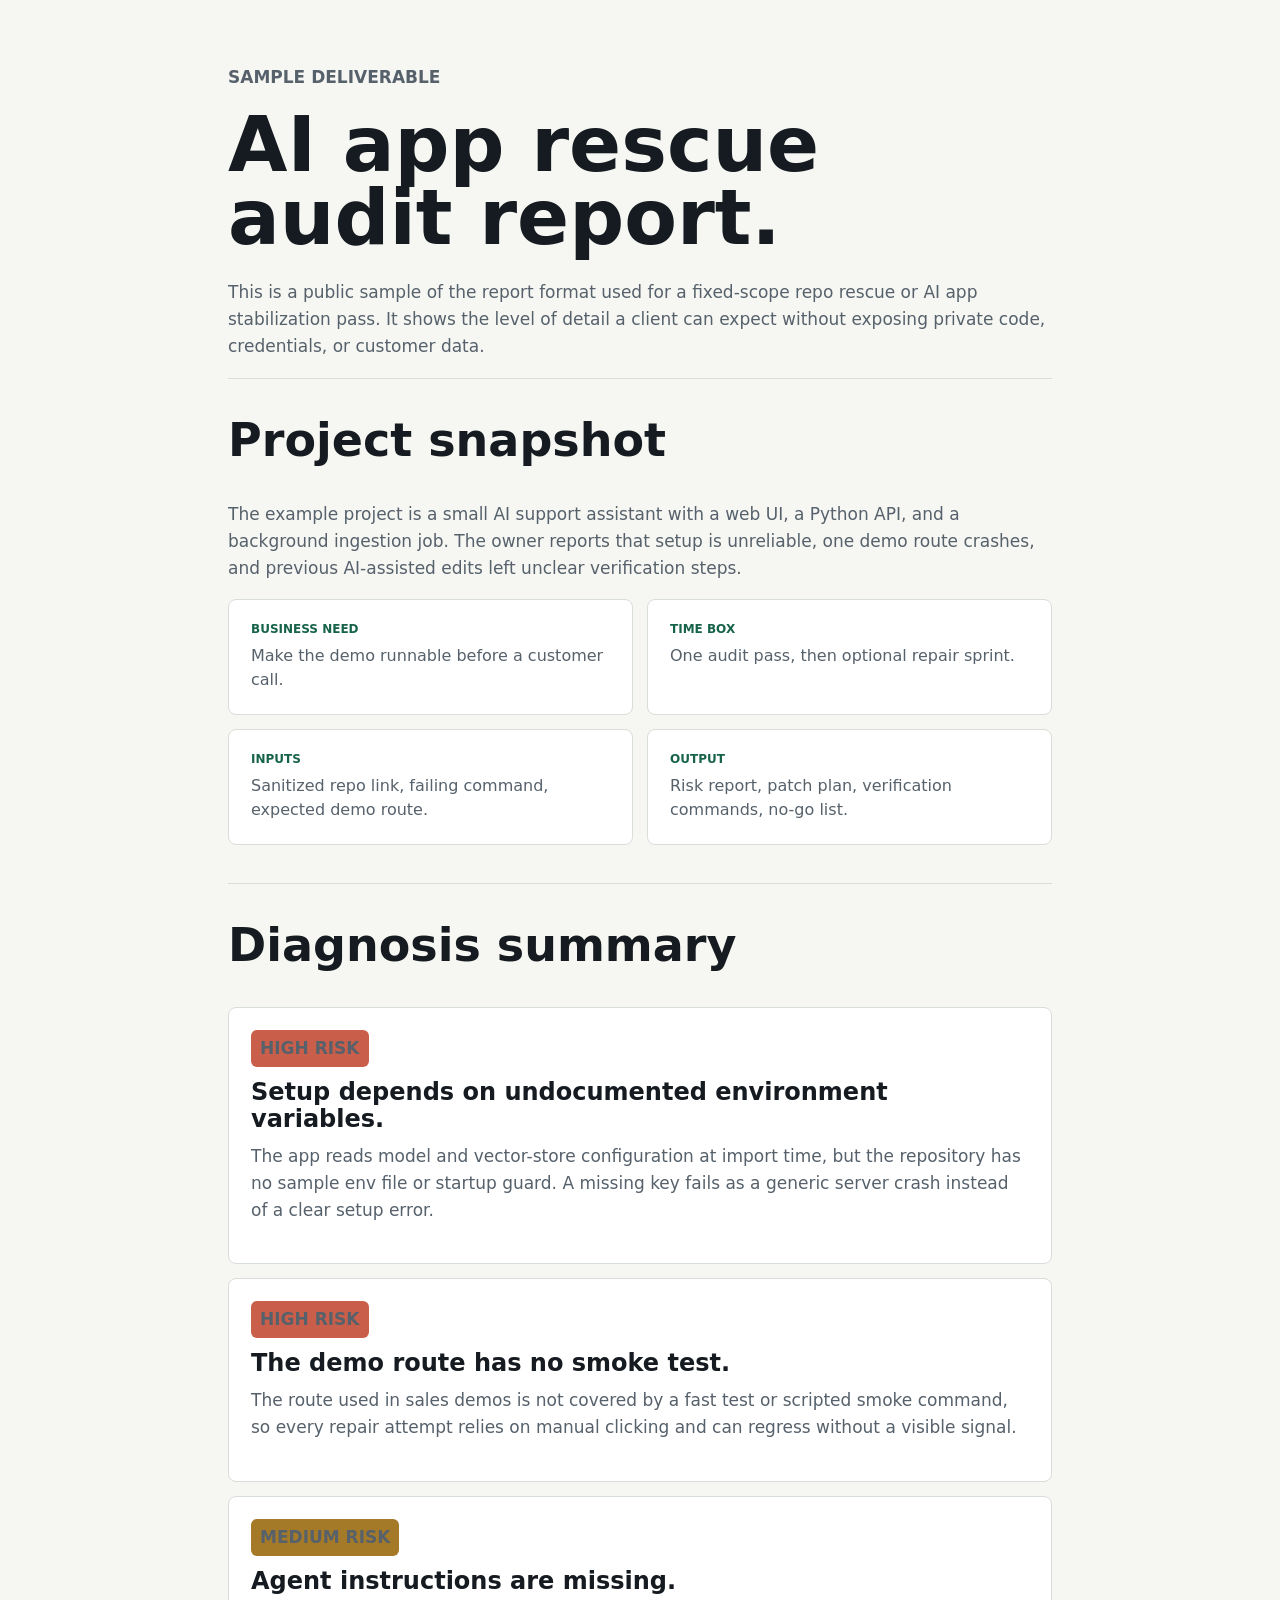
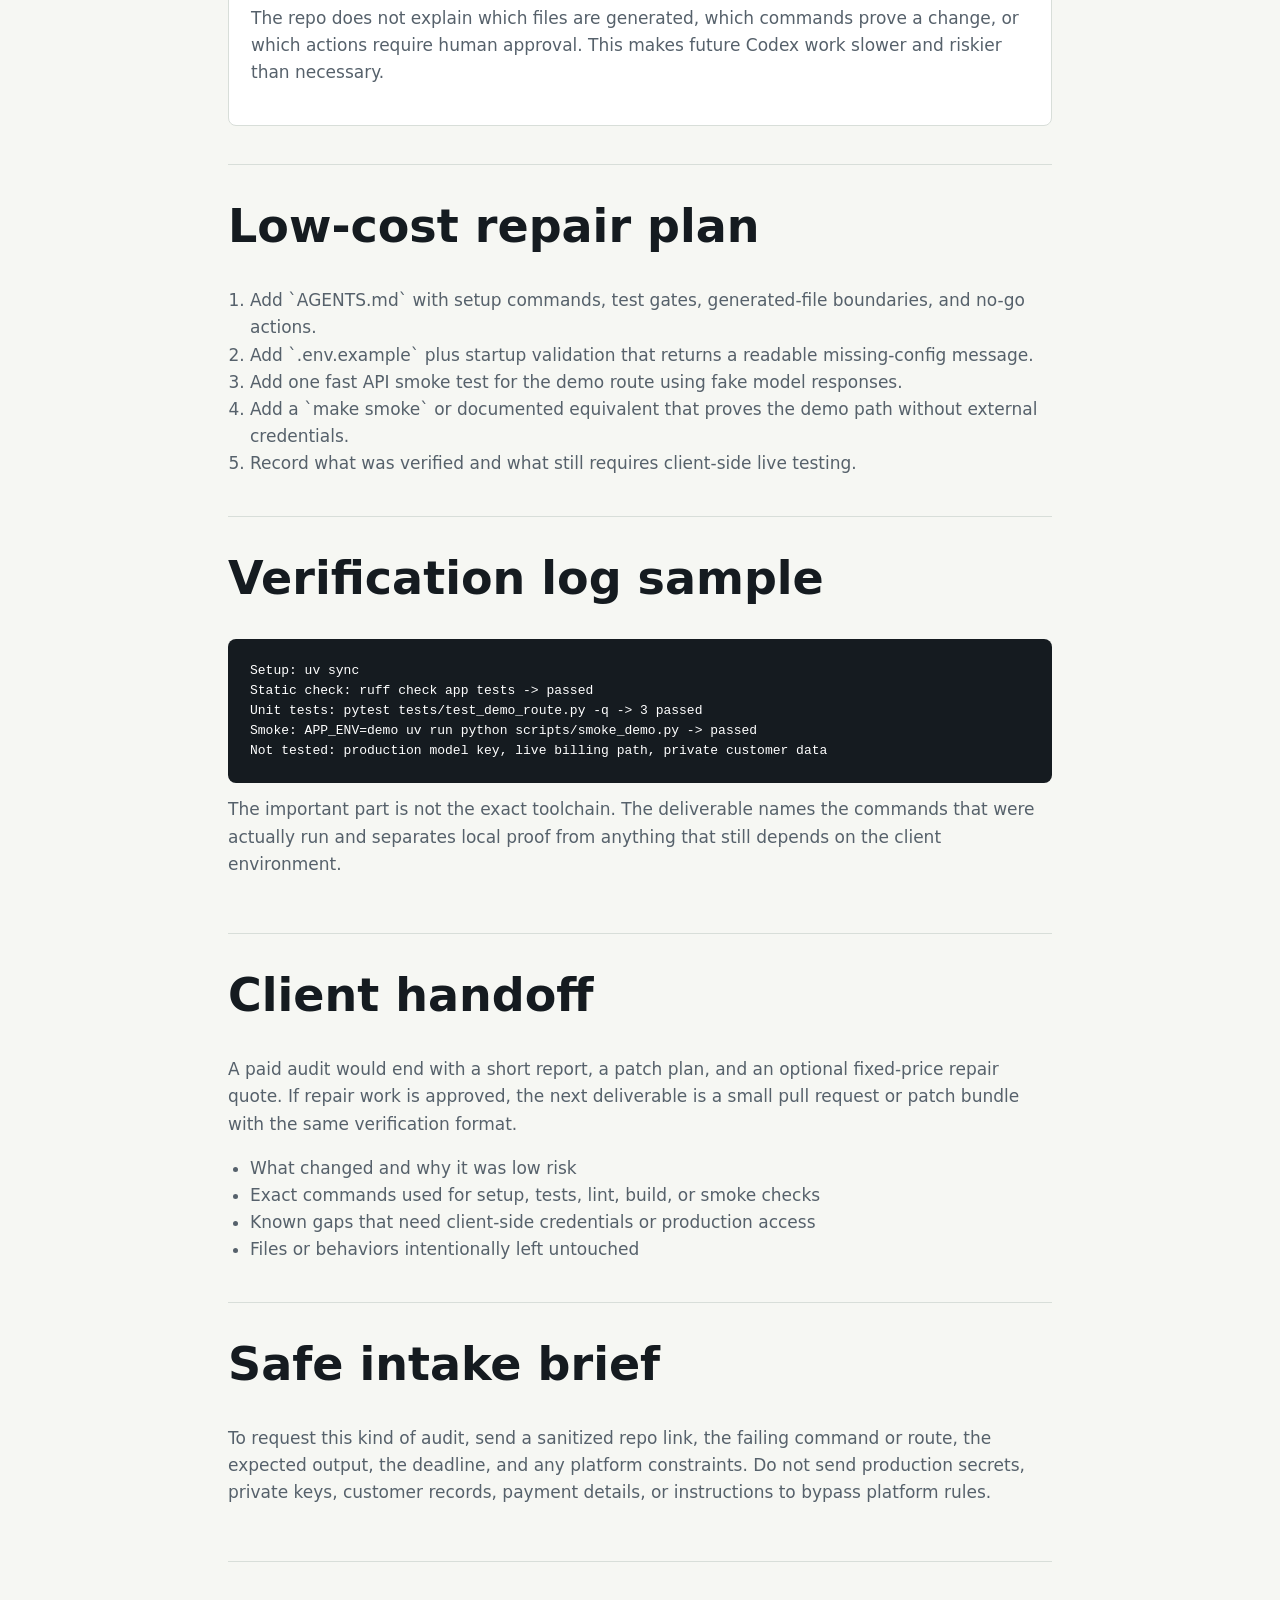
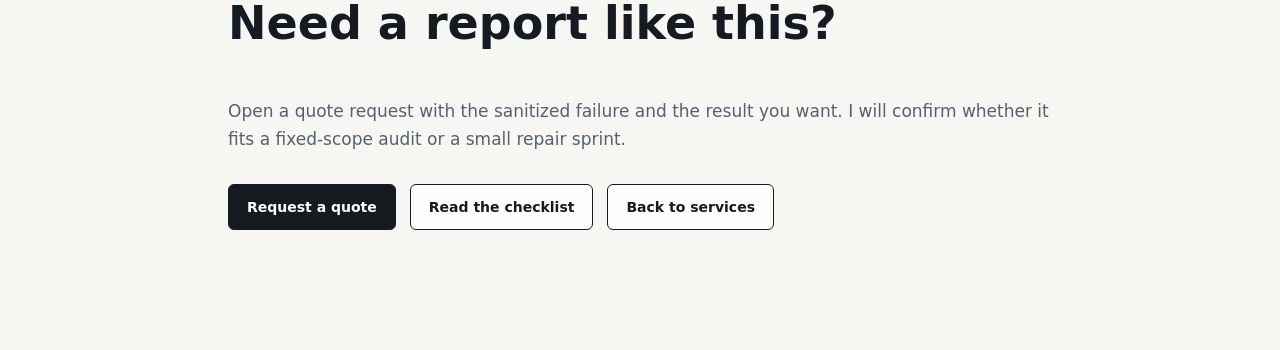
<file: cases/ai-app-rescue-sample-report.html>
<!doctype html>
<html lang="en">
  <head>
    <meta charset="utf-8">
    <meta name="viewport" content="width=device-width, initial-scale=1">
    <title>Sample AI App Rescue Audit Report</title>
    <meta
      name="description"
      content="A sample fixed-scope AI app and repo rescue audit report showing diagnosis, patch plan, verification log, and safe intake boundaries."
    >
    <link rel="canonical" href="https://xyjk0511.github.io/codex-services-portfolio/cases/ai-app-rescue-sample-report.html">
    <link rel="stylesheet" href="../styles.css">
  </head>
  <body>
    <main class="article-page">
      <p class="eyebrow">Sample deliverable</p>
      <h1>AI app rescue audit report.</h1>
      <p>
        This is a public sample of the report format used for a fixed-scope
        repo rescue or AI app stabilization pass. It shows the level of detail
        a client can expect without exposing private code, credentials, or
        customer data.
      </p>

      <section>
        <h2>Project snapshot</h2>
        <p>
          The example project is a small AI support assistant with a web UI,
          a Python API, and a background ingestion job. The owner reports that
          setup is unreliable, one demo route crashes, and previous AI-assisted
          edits left unclear verification steps.
        </p>
        <dl class="report-grid">
          <div>
            <dt>Business need</dt>
            <dd>Make the demo runnable before a customer call.</dd>
          </div>
          <div>
            <dt>Time box</dt>
            <dd>One audit pass, then optional repair sprint.</dd>
          </div>
          <div>
            <dt>Inputs</dt>
            <dd>Sanitized repo link, failing command, expected demo route.</dd>
          </div>
          <div>
            <dt>Output</dt>
            <dd>Risk report, patch plan, verification commands, no-go list.</dd>
          </div>
        </dl>
      </section>

      <section>
        <h2>Diagnosis summary</h2>
        <div class="finding-list">
          <article>
            <p class="severity high">High risk</p>
            <h3>Setup depends on undocumented environment variables.</h3>
            <p>
              The app reads model and vector-store configuration at import
              time, but the repository has no sample env file or startup guard.
              A missing key fails as a generic server crash instead of a clear
              setup error.
            </p>
          </article>
          <article>
            <p class="severity high">High risk</p>
            <h3>The demo route has no smoke test.</h3>
            <p>
              The route used in sales demos is not covered by a fast test or
              scripted smoke command, so every repair attempt relies on manual
              clicking and can regress without a visible signal.
            </p>
          </article>
          <article>
            <p class="severity medium">Medium risk</p>
            <h3>Agent instructions are missing.</h3>
            <p>
              The repo does not explain which files are generated, which
              commands prove a change, or which actions require human approval.
              This makes future Codex work slower and riskier than necessary.
            </p>
          </article>
        </div>
      </section>

      <section>
        <h2>Low-cost repair plan</h2>
        <ol class="article-list">
          <li>Add `AGENTS.md` with setup commands, test gates, generated-file boundaries, and no-go actions.</li>
          <li>Add `.env.example` plus startup validation that returns a readable missing-config message.</li>
          <li>Add one fast API smoke test for the demo route using fake model responses.</li>
          <li>Add a `make smoke` or documented equivalent that proves the demo path without external credentials.</li>
          <li>Record what was verified and what still requires client-side live testing.</li>
        </ol>
      </section>

      <section>
        <h2>Verification log sample</h2>
        <pre><code>Setup: uv sync
Static check: ruff check app tests -> passed
Unit tests: pytest tests/test_demo_route.py -q -> 3 passed
Smoke: APP_ENV=demo uv run python scripts/smoke_demo.py -> passed
Not tested: production model key, live billing path, private customer data</code></pre>
        <p>
          The important part is not the exact toolchain. The deliverable names
          the commands that were actually run and separates local proof from
          anything that still depends on the client environment.
        </p>
      </section>

      <section>
        <h2>Client handoff</h2>
        <p>
          A paid audit would end with a short report, a patch plan, and an
          optional fixed-price repair quote. If repair work is approved, the
          next deliverable is a small pull request or patch bundle with the
          same verification format.
        </p>
        <ul class="article-list">
          <li>What changed and why it was low risk</li>
          <li>Exact commands used for setup, tests, lint, build, or smoke checks</li>
          <li>Known gaps that need client-side credentials or production access</li>
          <li>Files or behaviors intentionally left untouched</li>
        </ul>
      </section>

      <section>
        <h2>Safe intake brief</h2>
        <p>
          To request this kind of audit, send a sanitized repo link, the failing
          command or route, the expected output, the deadline, and any platform
          constraints. Do not send production secrets, private keys, customer
          records, payment details, or instructions to bypass platform rules.
        </p>
      </section>

      <section class="article-cta">
        <h2>Need a report like this?</h2>
        <p>
          Open a quote request with the sanitized failure and the result you
          want. I will confirm whether it fits a fixed-scope audit or a small
          repair sprint.
        </p>
        <a class="button primary" href="https://github.com/xyjk0511/codex-services-portfolio/issues/new?template=service-request.yml">Request a quote</a>
        <a class="button secondary" href="../guides/codex-repo-readiness-checklist.html">Read the checklist</a>
        <a class="button secondary" href="../index.html">Back to services</a>
      </section>
    </main>
  </body>
</html>
</file>
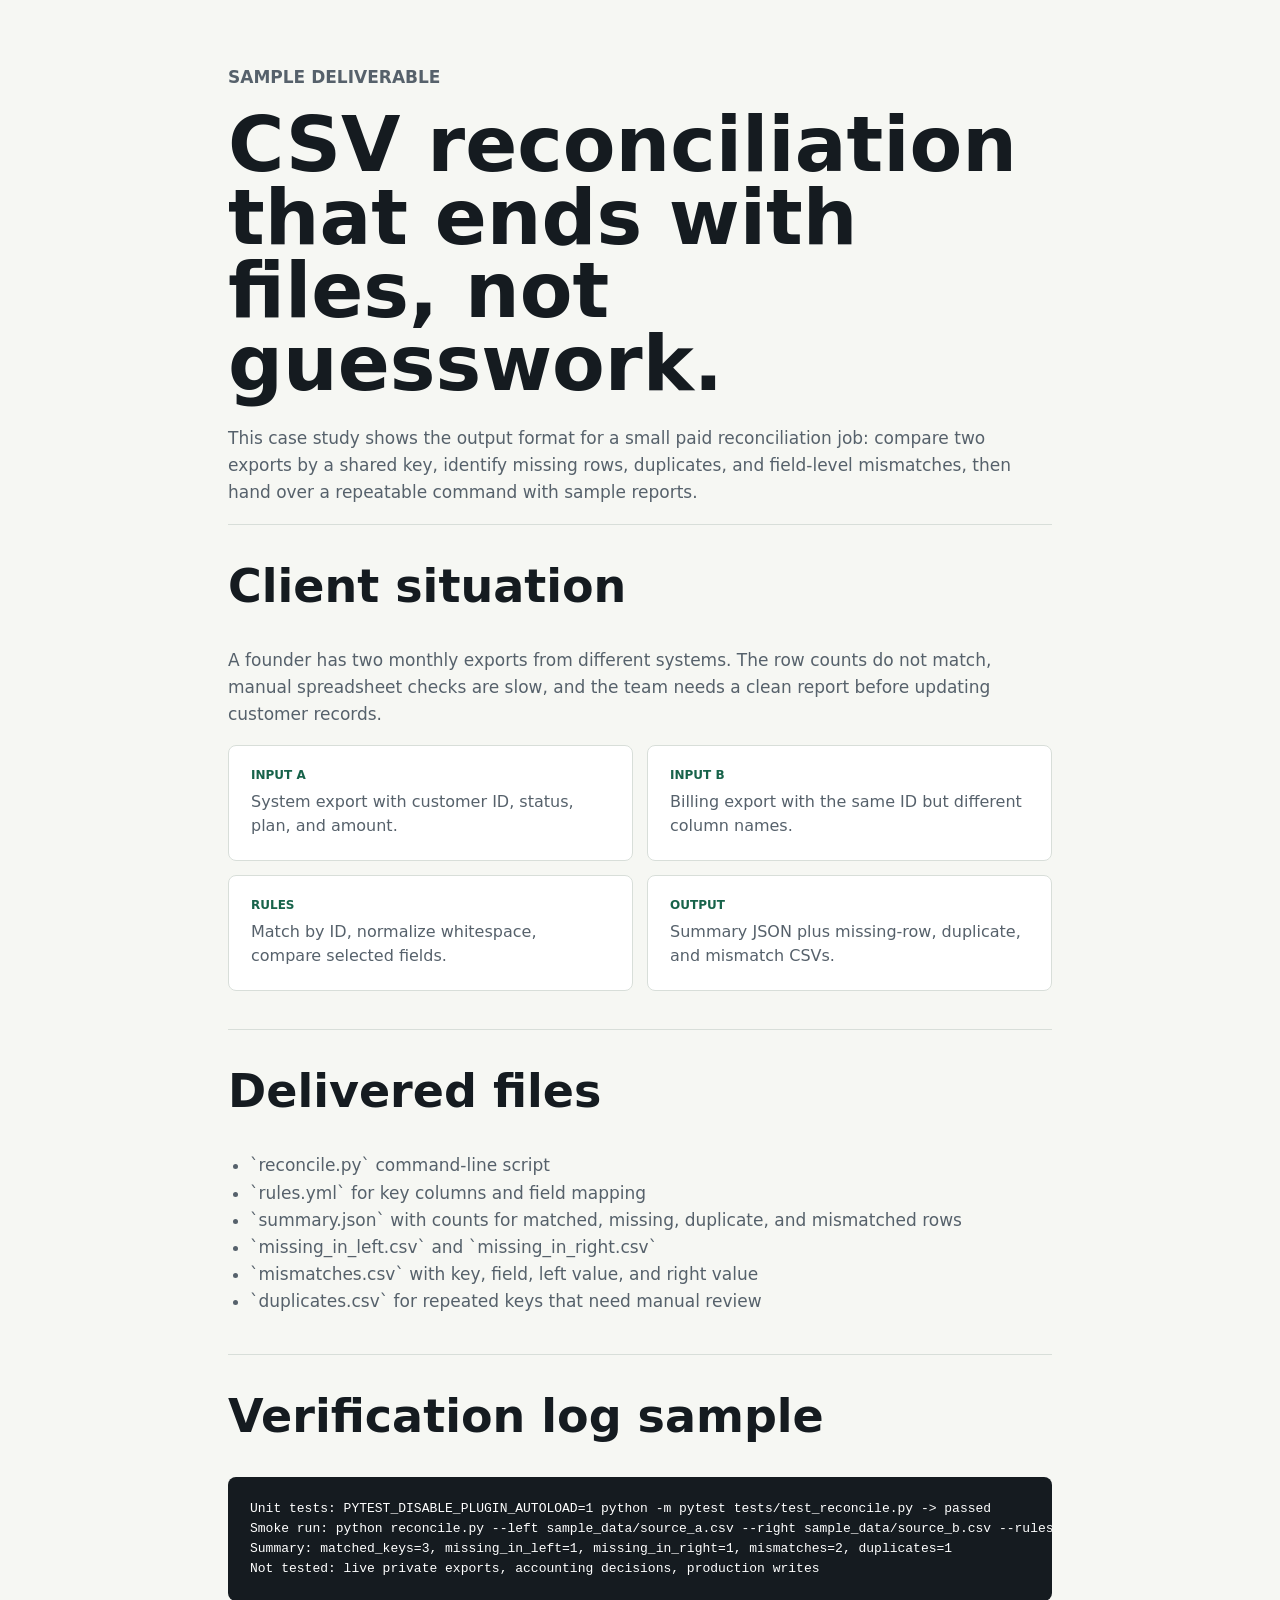
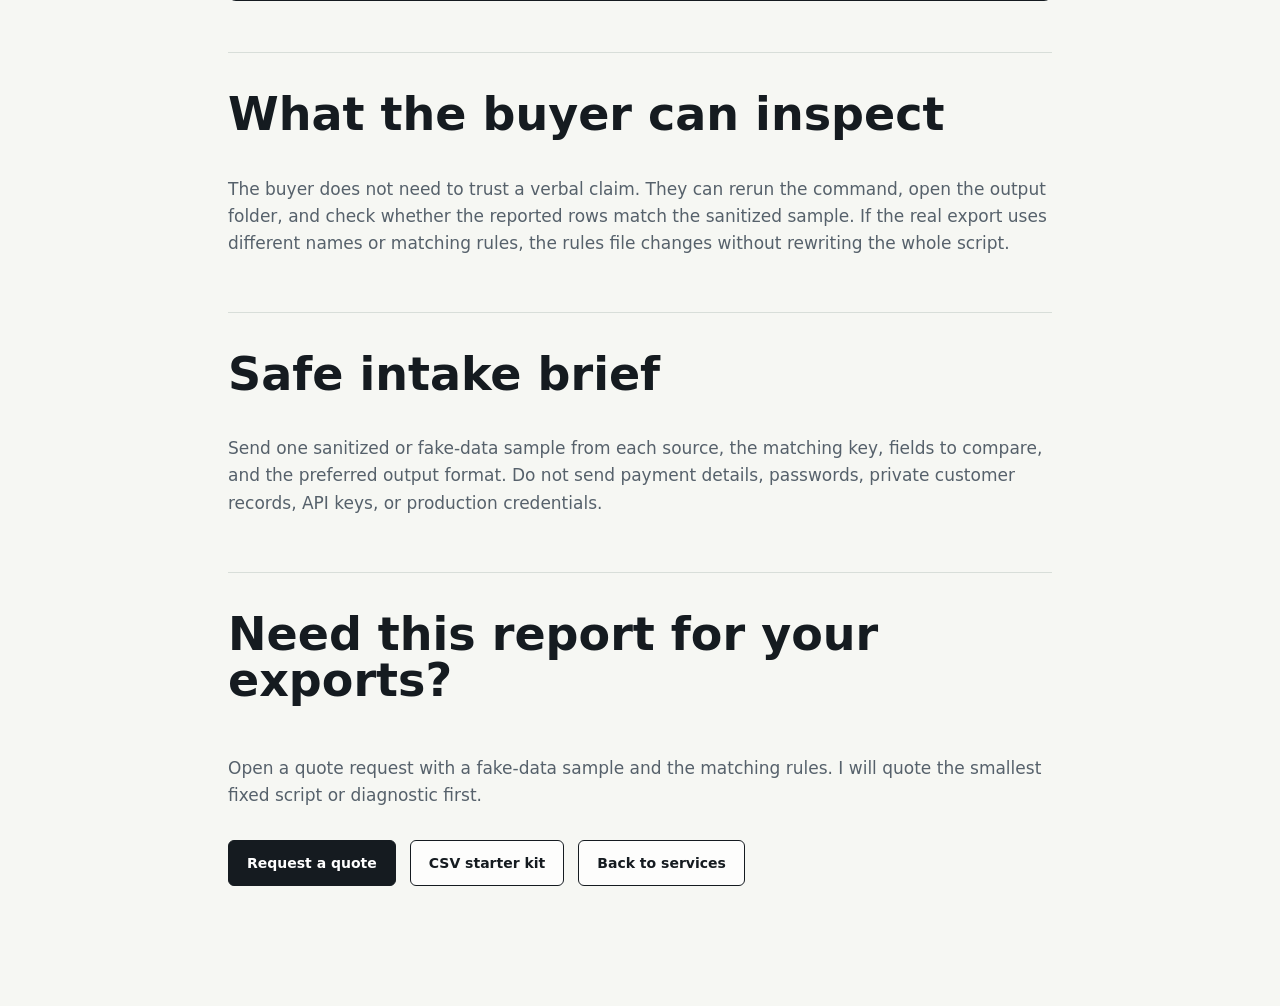
<file: cases/csv-reconciliation-case-study.html>
<!doctype html>
<html lang="en">
  <head>
    <meta charset="utf-8">
    <meta name="viewport" content="width=device-width, initial-scale=1">
    <title>CSV Reconciliation Case Study</title>
    <meta
      name="description"
      content="A sample fixed-scope CSV reconciliation deliverable with inputs, outputs, mismatch logic, verification evidence, and safe intake boundaries."
    >
    <link rel="canonical" href="https://xyjk0511.github.io/codex-services-portfolio/cases/csv-reconciliation-case-study.html">
    <link rel="stylesheet" href="../styles.css">
  </head>
  <body>
    <main class="article-page">
      <p class="eyebrow">Sample deliverable</p>
      <h1>CSV reconciliation that ends with files, not guesswork.</h1>
      <p>
        This case study shows the output format for a small paid reconciliation
        job: compare two exports by a shared key, identify missing rows,
        duplicates, and field-level mismatches, then hand over a repeatable
        command with sample reports.
      </p>

      <section>
        <h2>Client situation</h2>
        <p>
          A founder has two monthly exports from different systems. The row
          counts do not match, manual spreadsheet checks are slow, and the team
          needs a clean report before updating customer records.
        </p>
        <dl class="report-grid">
          <div>
            <dt>Input A</dt>
            <dd>System export with customer ID, status, plan, and amount.</dd>
          </div>
          <div>
            <dt>Input B</dt>
            <dd>Billing export with the same ID but different column names.</dd>
          </div>
          <div>
            <dt>Rules</dt>
            <dd>Match by ID, normalize whitespace, compare selected fields.</dd>
          </div>
          <div>
            <dt>Output</dt>
            <dd>Summary JSON plus missing-row, duplicate, and mismatch CSVs.</dd>
          </div>
        </dl>
      </section>

      <section>
        <h2>Delivered files</h2>
        <ul class="article-list">
          <li>`reconcile.py` command-line script</li>
          <li>`rules.yml` for key columns and field mapping</li>
          <li>`summary.json` with counts for matched, missing, duplicate, and mismatched rows</li>
          <li>`missing_in_left.csv` and `missing_in_right.csv`</li>
          <li>`mismatches.csv` with key, field, left value, and right value</li>
          <li>`duplicates.csv` for repeated keys that need manual review</li>
        </ul>
      </section>

      <section>
        <h2>Verification log sample</h2>
        <pre><code>Unit tests: PYTEST_DISABLE_PLUGIN_AUTOLOAD=1 python -m pytest tests/test_reconcile.py -> passed
Smoke run: python reconcile.py --left sample_data/source_a.csv --right sample_data/source_b.csv --rules rules.yml --out output/round9_csv_smoke
Summary: matched_keys=3, missing_in_left=1, missing_in_right=1, mismatches=2, duplicates=1
Not tested: live private exports, accounting decisions, production writes</code></pre>
      </section>

      <section>
        <h2>What the buyer can inspect</h2>
        <p>
          The buyer does not need to trust a verbal claim. They can rerun the
          command, open the output folder, and check whether the reported rows
          match the sanitized sample. If the real export uses different names or
          matching rules, the rules file changes without rewriting the whole
          script.
        </p>
      </section>

      <section>
        <h2>Safe intake brief</h2>
        <p>
          Send one sanitized or fake-data sample from each source, the matching
          key, fields to compare, and the preferred output format. Do not send
          payment details, passwords, private customer records, API keys, or
          production credentials.
        </p>
      </section>

      <section class="article-cta">
        <h2>Need this report for your exports?</h2>
        <p>
          Open a quote request with a fake-data sample and the matching rules.
          I will quote the smallest fixed script or diagnostic first.
        </p>
        <a class="button primary" href="https://github.com/xyjk0511/codex-services-portfolio/issues/new?template=service-request.yml">Request a quote</a>
        <a class="button secondary" href="../csv-kit/">CSV starter kit</a>
        <a class="button secondary" href="../index.html">Back to services</a>
      </section>
    </main>
  </body>
</html>
</file>
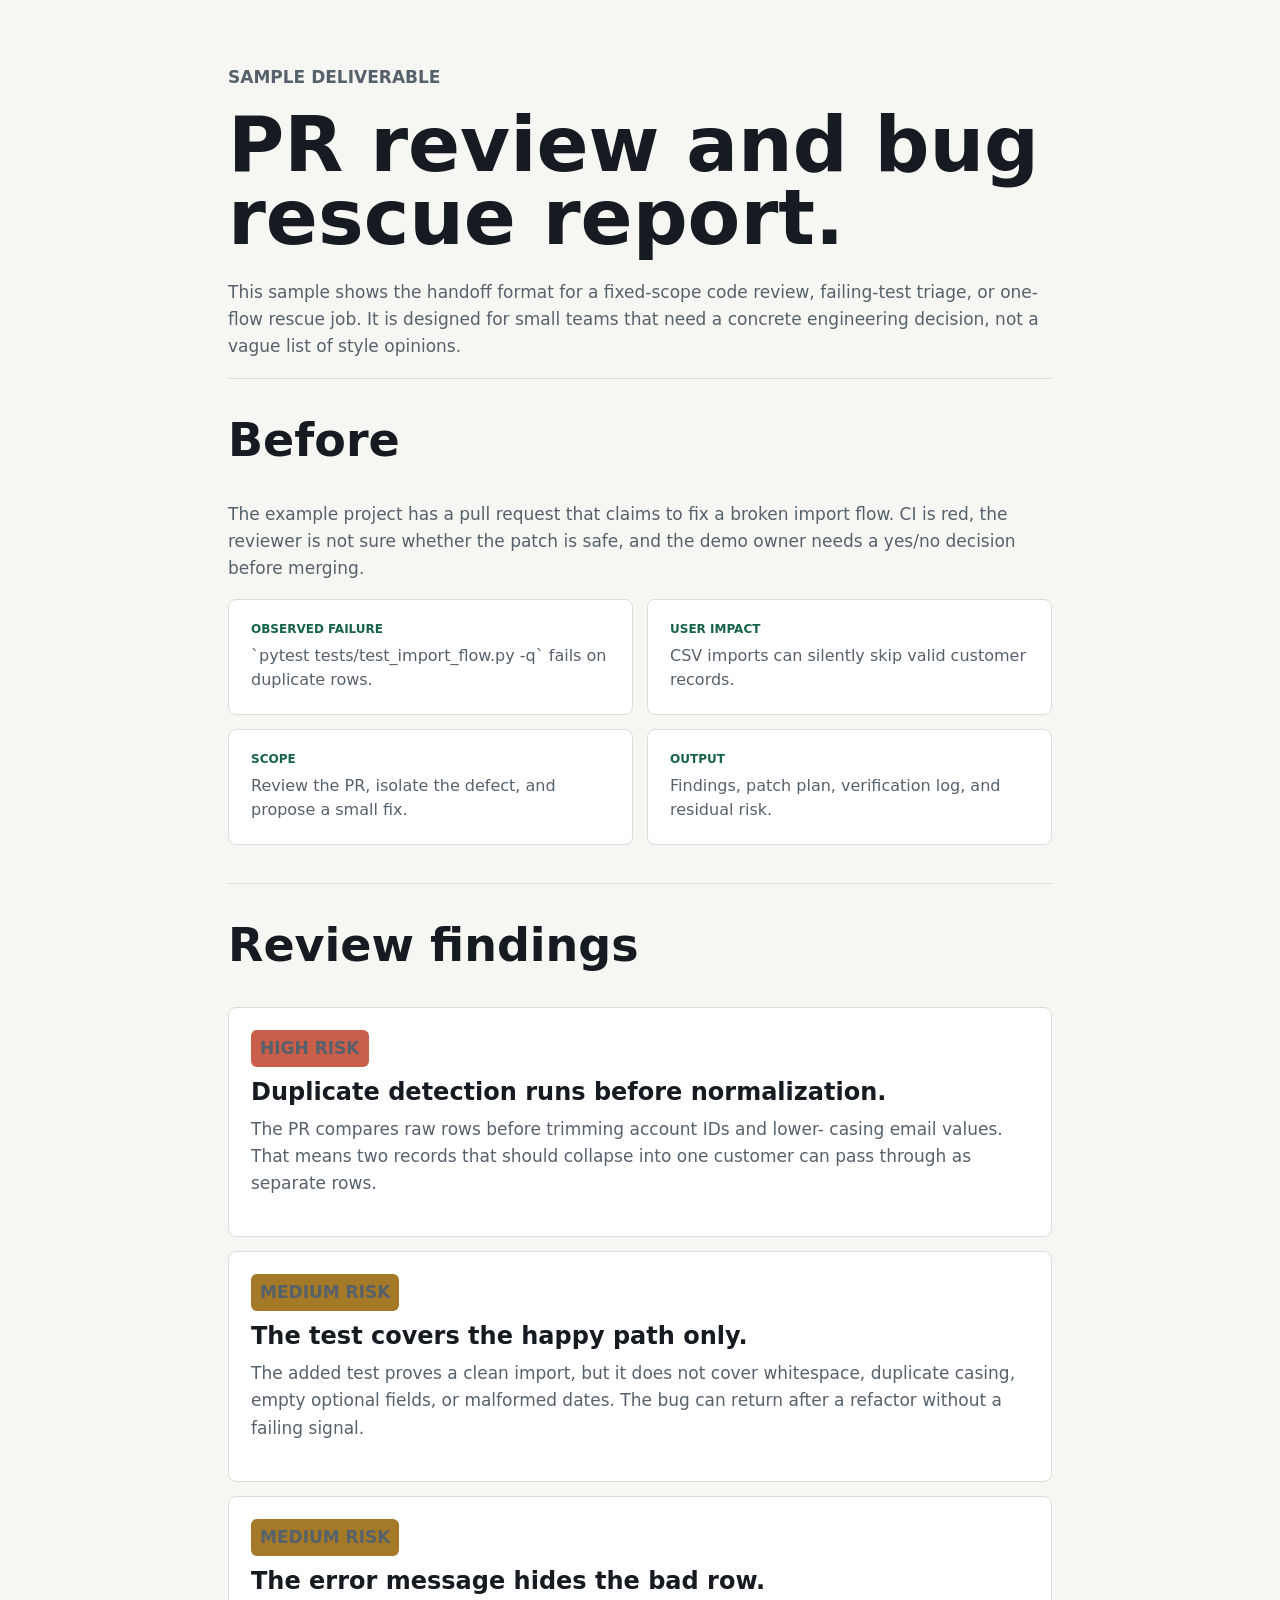
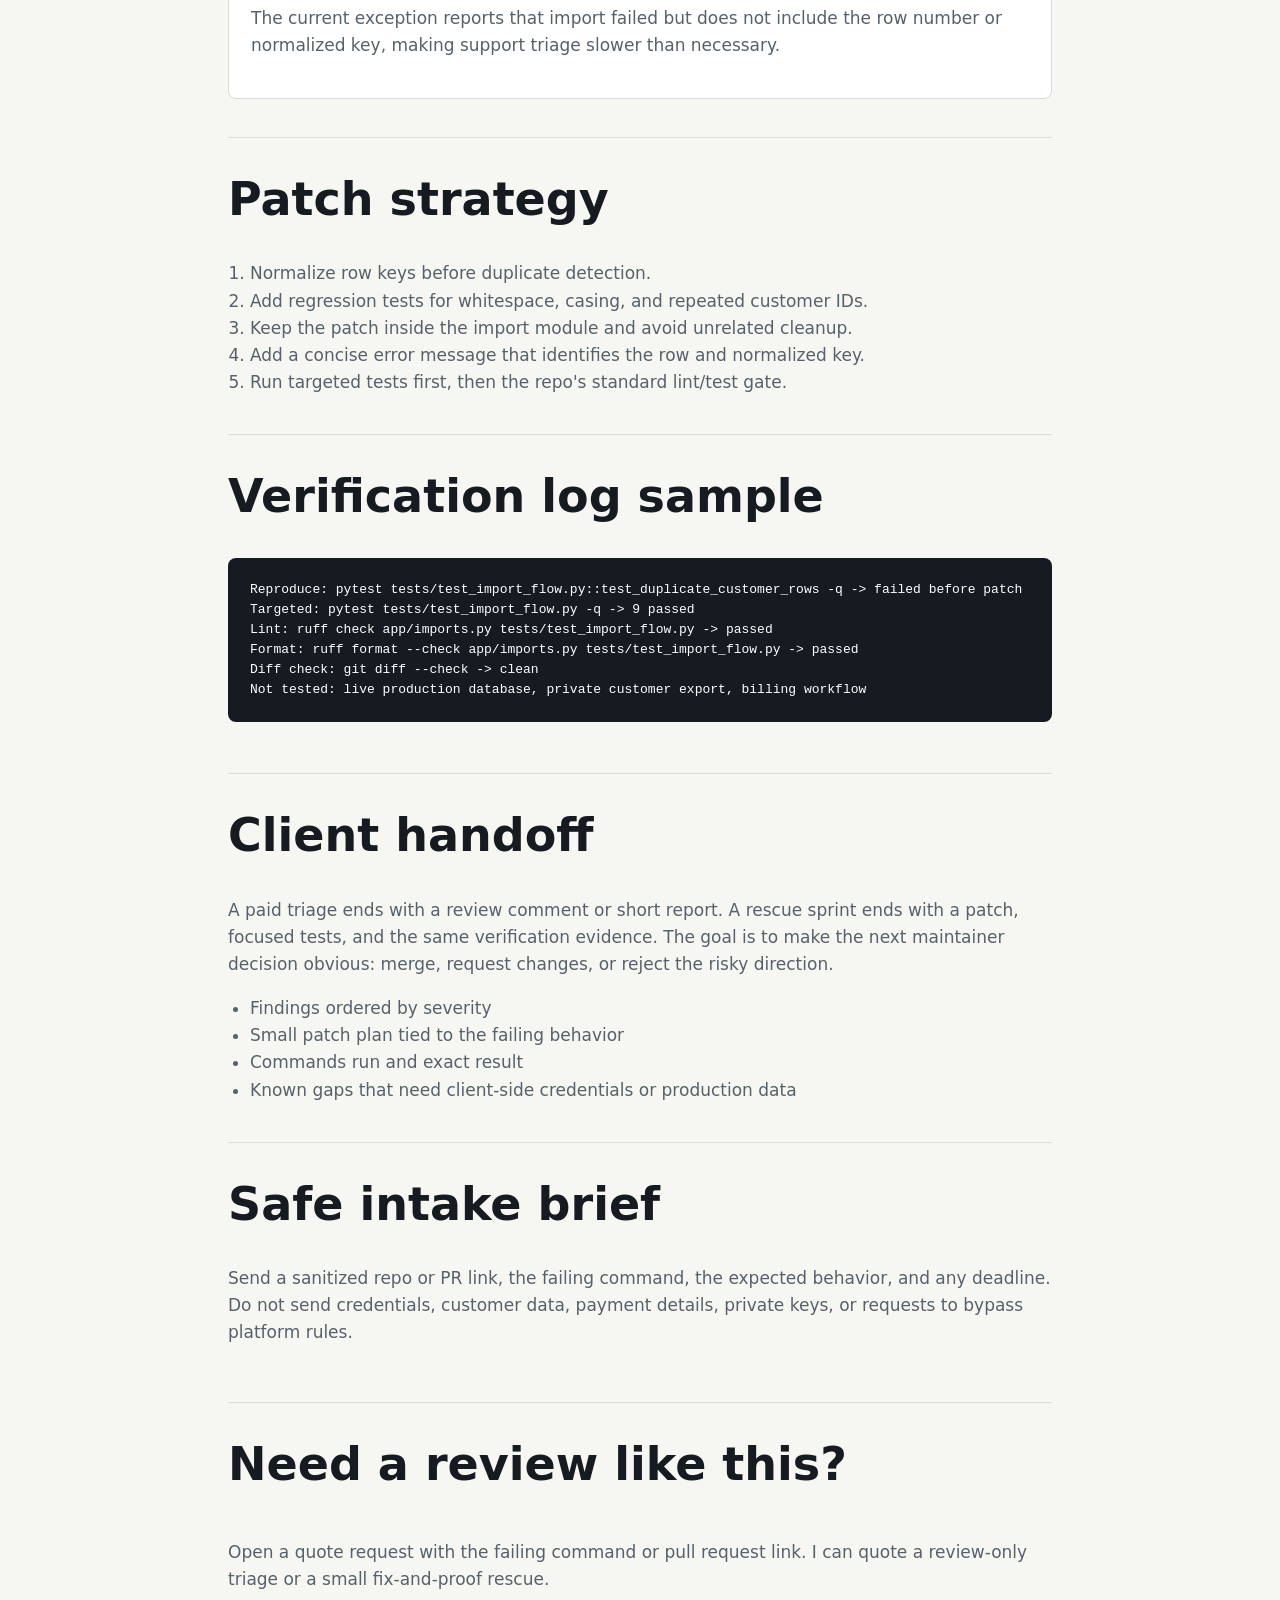
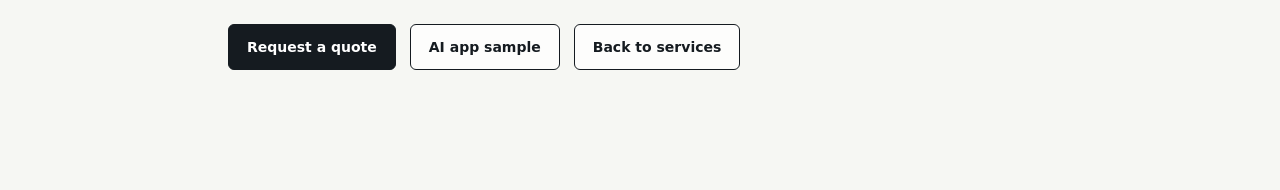
<file: cases/pr-review-sample.html>
<!doctype html>
<html lang="en">
  <head>
    <meta charset="utf-8">
    <meta name="viewport" content="width=device-width, initial-scale=1">
    <title>Sample PR Review and Bug Rescue Report</title>
    <meta
      name="description"
      content="A sample fixed-scope PR review and bug rescue report showing findings, patch strategy, verification evidence, and safe intake boundaries."
    >
    <link rel="canonical" href="https://xyjk0511.github.io/codex-services-portfolio/cases/pr-review-sample.html">
    <link rel="stylesheet" href="../styles.css">
  </head>
  <body>
    <main class="article-page">
      <p class="eyebrow">Sample deliverable</p>
      <h1>PR review and bug rescue report.</h1>
      <p>
        This sample shows the handoff format for a fixed-scope code review,
        failing-test triage, or one-flow rescue job. It is designed for small
        teams that need a concrete engineering decision, not a vague list of
        style opinions.
      </p>

      <section>
        <h2>Before</h2>
        <p>
          The example project has a pull request that claims to fix a broken
          import flow. CI is red, the reviewer is not sure whether the patch is
          safe, and the demo owner needs a yes/no decision before merging.
        </p>
        <dl class="report-grid">
          <div>
            <dt>Observed failure</dt>
            <dd>`pytest tests/test_import_flow.py -q` fails on duplicate rows.</dd>
          </div>
          <div>
            <dt>User impact</dt>
            <dd>CSV imports can silently skip valid customer records.</dd>
          </div>
          <div>
            <dt>Scope</dt>
            <dd>Review the PR, isolate the defect, and propose a small fix.</dd>
          </div>
          <div>
            <dt>Output</dt>
            <dd>Findings, patch plan, verification log, and residual risk.</dd>
          </div>
        </dl>
      </section>

      <section>
        <h2>Review findings</h2>
        <div class="finding-list">
          <article>
            <p class="severity high">High risk</p>
            <h3>Duplicate detection runs before normalization.</h3>
            <p>
              The PR compares raw rows before trimming account IDs and lower-
              casing email values. That means two records that should collapse
              into one customer can pass through as separate rows.
            </p>
          </article>
          <article>
            <p class="severity medium">Medium risk</p>
            <h3>The test covers the happy path only.</h3>
            <p>
              The added test proves a clean import, but it does not cover
              whitespace, duplicate casing, empty optional fields, or malformed
              dates. The bug can return after a refactor without a failing
              signal.
            </p>
          </article>
          <article>
            <p class="severity medium">Medium risk</p>
            <h3>The error message hides the bad row.</h3>
            <p>
              The current exception reports that import failed but does not
              include the row number or normalized key, making support triage
              slower than necessary.
            </p>
          </article>
        </div>
      </section>

      <section>
        <h2>Patch strategy</h2>
        <ol class="article-list">
          <li>Normalize row keys before duplicate detection.</li>
          <li>Add regression tests for whitespace, casing, and repeated customer IDs.</li>
          <li>Keep the patch inside the import module and avoid unrelated cleanup.</li>
          <li>Add a concise error message that identifies the row and normalized key.</li>
          <li>Run targeted tests first, then the repo's standard lint/test gate.</li>
        </ol>
      </section>

      <section>
        <h2>Verification log sample</h2>
        <pre><code>Reproduce: pytest tests/test_import_flow.py::test_duplicate_customer_rows -q -> failed before patch
Targeted: pytest tests/test_import_flow.py -q -> 9 passed
Lint: ruff check app/imports.py tests/test_import_flow.py -> passed
Format: ruff format --check app/imports.py tests/test_import_flow.py -> passed
Diff check: git diff --check -> clean
Not tested: live production database, private customer export, billing workflow</code></pre>
      </section>

      <section>
        <h2>Client handoff</h2>
        <p>
          A paid triage ends with a review comment or short report. A rescue
          sprint ends with a patch, focused tests, and the same verification
          evidence. The goal is to make the next maintainer decision obvious:
          merge, request changes, or reject the risky direction.
        </p>
        <ul class="article-list">
          <li>Findings ordered by severity</li>
          <li>Small patch plan tied to the failing behavior</li>
          <li>Commands run and exact result</li>
          <li>Known gaps that need client-side credentials or production data</li>
        </ul>
      </section>

      <section>
        <h2>Safe intake brief</h2>
        <p>
          Send a sanitized repo or PR link, the failing command, the expected
          behavior, and any deadline. Do not send credentials, customer data,
          payment details, private keys, or requests to bypass platform rules.
        </p>
      </section>

      <section class="article-cta">
        <h2>Need a review like this?</h2>
        <p>
          Open a quote request with the failing command or pull request link.
          I can quote a review-only triage or a small fix-and-proof rescue.
        </p>
        <a class="button primary" href="https://github.com/xyjk0511/codex-services-portfolio/issues/new?template=service-request.yml">Request a quote</a>
        <a class="button secondary" href="../cases/ai-app-rescue-sample-report.html">AI app sample</a>
        <a class="button secondary" href="../index.html">Back to services</a>
      </section>
    </main>
  </body>
</html>
</file>
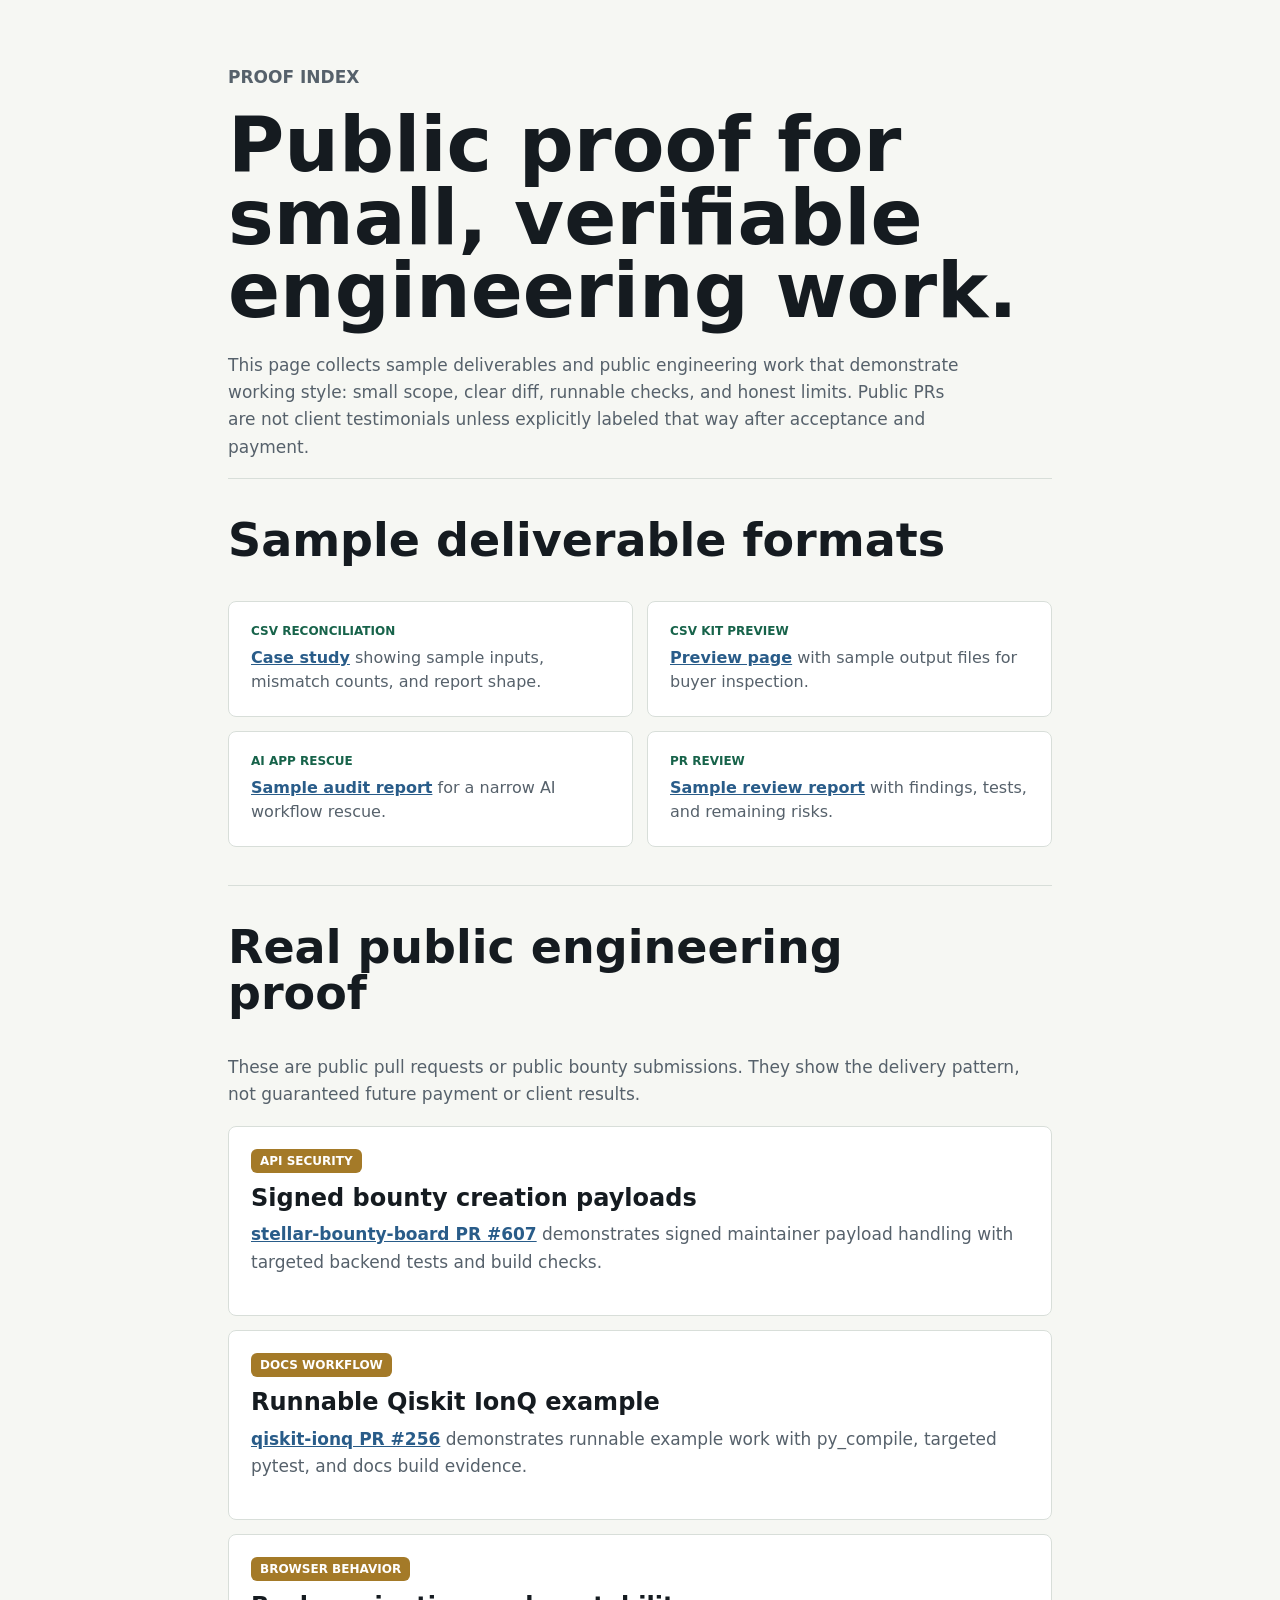
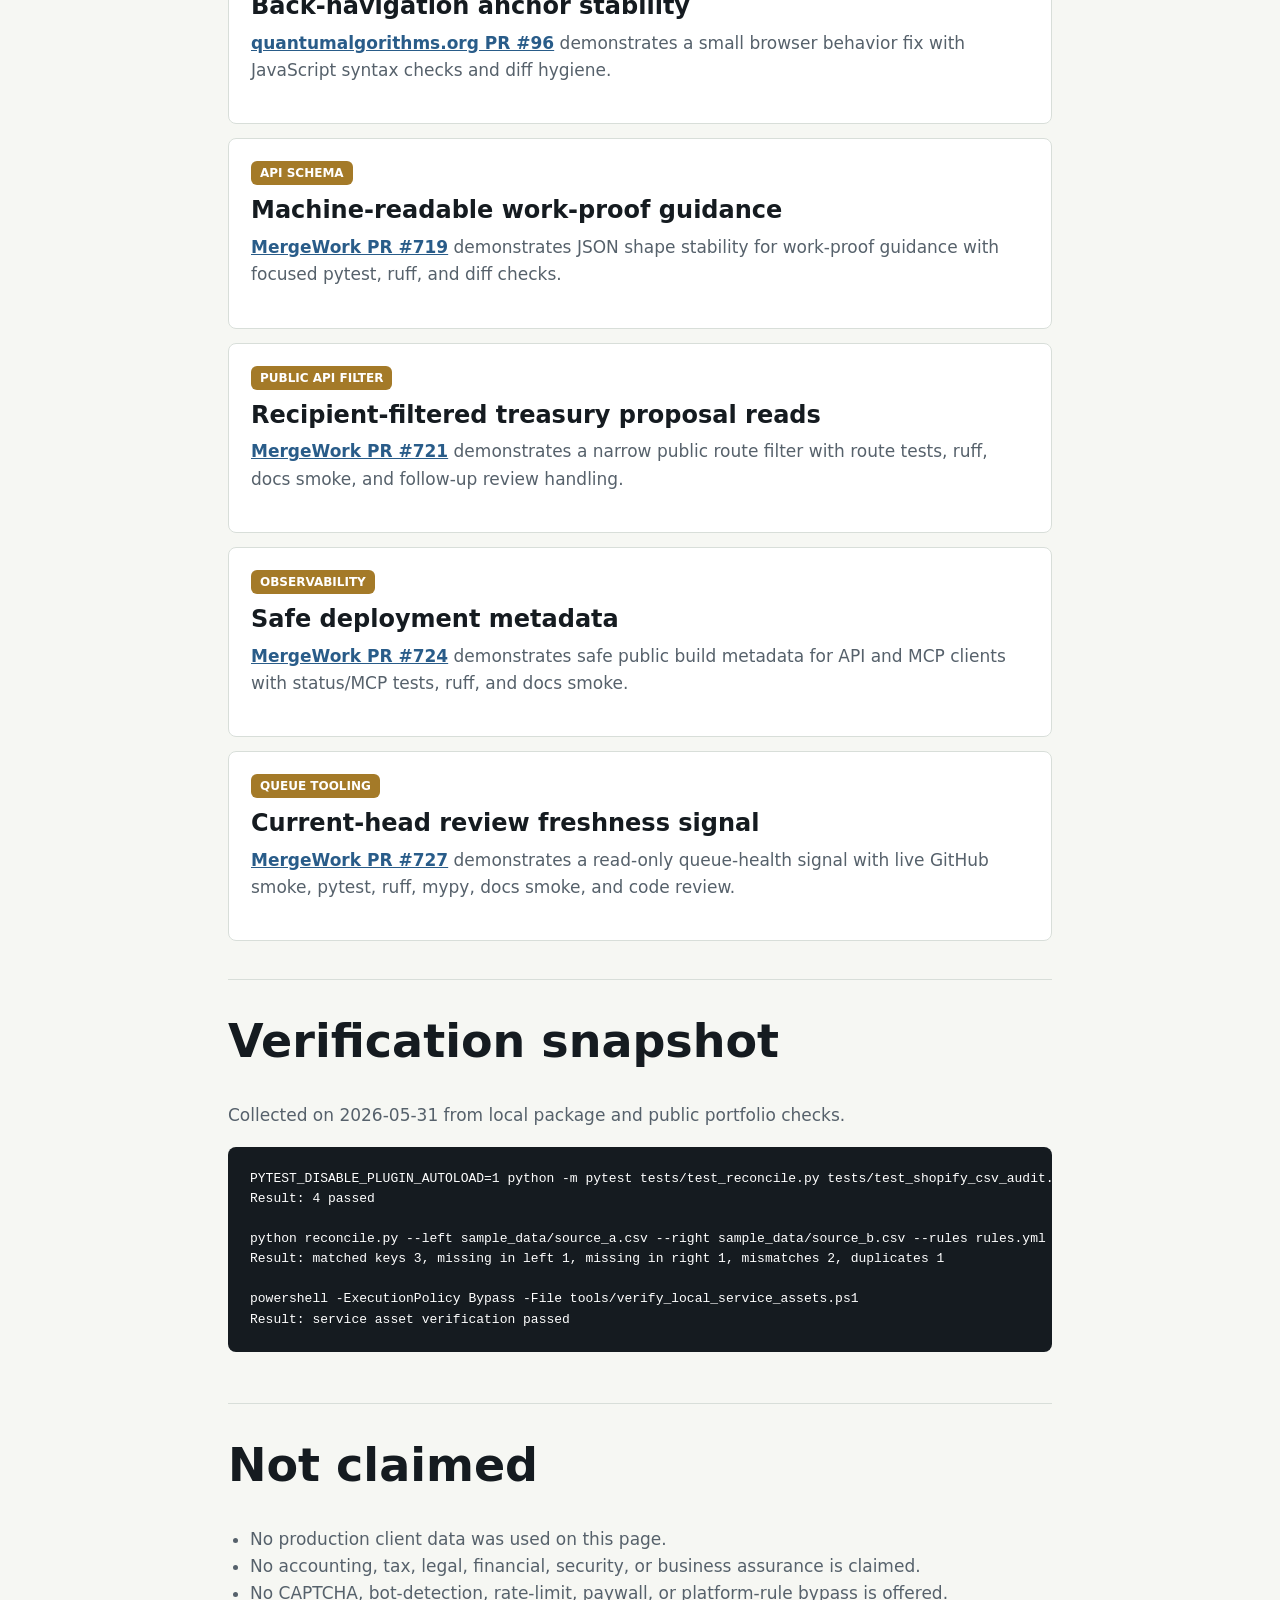
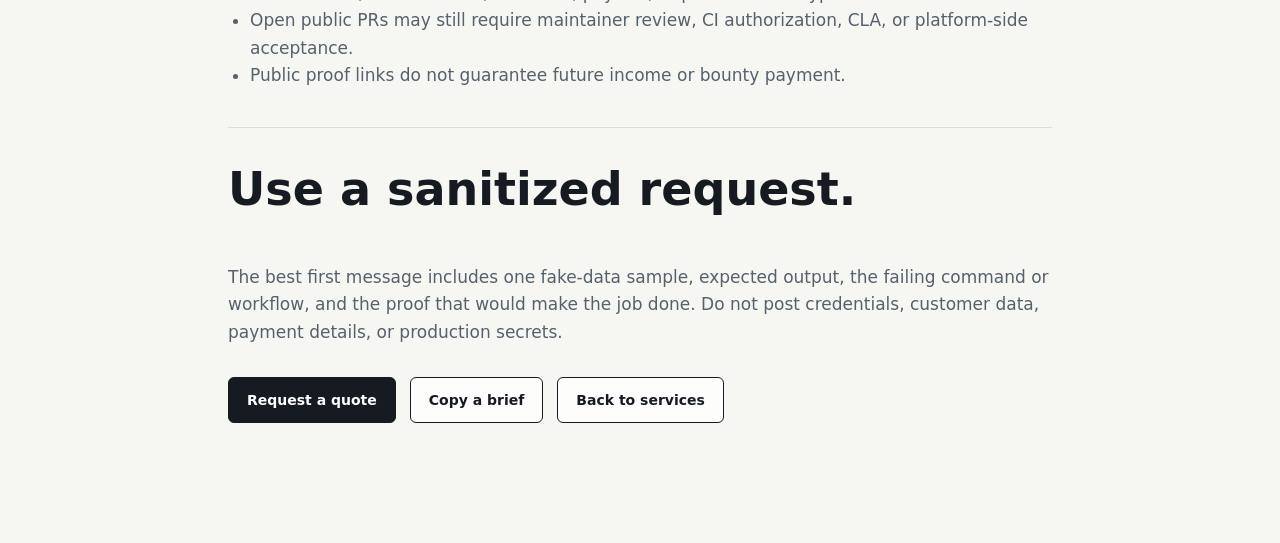
<file: cases/proof-index.html>
<!doctype html>
<html lang="en">
  <head>
    <meta charset="utf-8">
    <meta name="viewport" content="width=device-width, initial-scale=1">
    <title>Proof Index for Codex Services</title>
    <meta
      name="description"
      content="Public proof links for fixed-scope Codex services: sample deliverables, public PRs, and verification snapshots without client-data claims."
    >
    <meta name="robots" content="index,follow">
    <link rel="canonical" href="https://xyjk0511.github.io/codex-services-portfolio/cases/proof-index.html">
    <meta property="og:title" content="Proof Index for Codex Services">
    <meta property="og:description" content="Sample deliverables and public engineering proof for small Codex, CSV, repo repair, and automation work.">
    <meta property="og:type" content="article">
    <meta property="og:url" content="https://xyjk0511.github.io/codex-services-portfolio/cases/proof-index.html">
    <meta property="og:image" content="https://xyjk0511.github.io/codex-services-portfolio/assets/csv-kit-cover-1600x900.png">
    <meta name="twitter:card" content="summary_large_image">
    <meta name="twitter:title" content="Proof Index for Codex Services">
    <meta name="twitter:description" content="Sample deliverables, public PRs, and verification snapshots for small fixed-scope engineering work.">
    <meta name="twitter:image" content="https://xyjk0511.github.io/codex-services-portfolio/assets/csv-kit-cover-1600x900.png">
    <link rel="stylesheet" href="../styles.css">
  </head>
  <body>
    <main class="article-page">
      <p class="eyebrow">Proof index</p>
      <h1>Public proof for small, verifiable engineering work.</h1>
      <p class="lede">
        This page collects sample deliverables and public engineering work that
        demonstrate working style: small scope, clear diff, runnable checks, and
        honest limits. Public PRs are not client testimonials unless explicitly
        labeled that way after acceptance and payment.
      </p>

      <section aria-labelledby="samples-title">
        <h2 id="samples-title">Sample deliverable formats</h2>
        <dl class="report-grid">
          <div>
            <dt>CSV reconciliation</dt>
            <dd>
              <a class="text-link" href="csv-reconciliation-case-study.html">Case study</a>
              showing sample inputs, mismatch counts, and report shape.
            </dd>
          </div>
          <div>
            <dt>CSV kit preview</dt>
            <dd>
              <a class="text-link" href="../csv-kit/">Preview page</a>
              with sample output files for buyer inspection.
            </dd>
          </div>
          <div>
            <dt>AI app rescue</dt>
            <dd>
              <a class="text-link" href="ai-app-rescue-sample-report.html">Sample audit report</a>
              for a narrow AI workflow rescue.
            </dd>
          </div>
          <div>
            <dt>PR review</dt>
            <dd>
              <a class="text-link" href="pr-review-sample.html">Sample review report</a>
              with findings, tests, and remaining risks.
            </dd>
          </div>
        </dl>
      </section>

      <section aria-labelledby="public-pr-title">
        <h2 id="public-pr-title">Real public engineering proof</h2>
        <p>
          These are public pull requests or public bounty submissions. They
          show the delivery pattern, not guaranteed future payment or client
          results.
        </p>
        <div class="finding-list">
          <article>
            <span class="severity medium">API security</span>
            <h3>Signed bounty creation payloads</h3>
            <p>
              <a class="text-link" href="https://github.com/ritik4ever/stellar-bounty-board/pull/607">stellar-bounty-board PR #607</a>
              demonstrates signed maintainer payload handling with targeted
              backend tests and build checks.
            </p>
          </article>
          <article>
            <span class="severity medium">Docs workflow</span>
            <h3>Runnable Qiskit IonQ example</h3>
            <p>
              <a class="text-link" href="https://github.com/qiskit-community/qiskit-ionq/pull/256">qiskit-ionq PR #256</a>
              demonstrates runnable example work with py_compile, targeted
              pytest, and docs build evidence.
            </p>
          </article>
          <article>
            <span class="severity medium">Browser behavior</span>
            <h3>Back-navigation anchor stability</h3>
            <p>
              <a class="text-link" href="https://github.com/Scinawa/quantumalgorithms.org/pull/96">quantumalgorithms.org PR #96</a>
              demonstrates a small browser behavior fix with JavaScript syntax
              checks and diff hygiene.
            </p>
          </article>
          <article>
            <span class="severity medium">API schema</span>
            <h3>Machine-readable work-proof guidance</h3>
            <p>
              <a class="text-link" href="https://github.com/ramimbo/mergework/pull/719">MergeWork PR #719</a>
              demonstrates JSON shape stability for work-proof guidance with
              focused pytest, ruff, and diff checks.
            </p>
          </article>
          <article>
            <span class="severity medium">Public API filter</span>
            <h3>Recipient-filtered treasury proposal reads</h3>
            <p>
              <a class="text-link" href="https://github.com/ramimbo/mergework/pull/721">MergeWork PR #721</a>
              demonstrates a narrow public route filter with route tests,
              ruff, docs smoke, and follow-up review handling.
            </p>
          </article>
          <article>
            <span class="severity medium">Observability</span>
            <h3>Safe deployment metadata</h3>
            <p>
              <a class="text-link" href="https://github.com/ramimbo/mergework/pull/724">MergeWork PR #724</a>
              demonstrates safe public build metadata for API and MCP clients
              with status/MCP tests, ruff, and docs smoke.
            </p>
          </article>
          <article>
            <span class="severity medium">Queue tooling</span>
            <h3>Current-head review freshness signal</h3>
            <p>
              <a class="text-link" href="https://github.com/ramimbo/mergework/pull/727">MergeWork PR #727</a>
              demonstrates a read-only queue-health signal with live GitHub
              smoke, pytest, ruff, mypy, docs smoke, and code review.
            </p>
          </article>
        </div>
      </section>

      <section aria-labelledby="snapshot-title">
        <h2 id="snapshot-title">Verification snapshot</h2>
        <p>Collected on 2026-05-31 from local package and public portfolio checks.</p>
        <pre><code>PYTEST_DISABLE_PLUGIN_AUTOLOAD=1 python -m pytest tests/test_reconcile.py tests/test_shopify_csv_audit.py
Result: 4 passed

python reconcile.py --left sample_data/source_a.csv --right sample_data/source_b.csv --rules rules.yml --out output/round9_csv_smoke
Result: matched keys 3, missing in left 1, missing in right 1, mismatches 2, duplicates 1

powershell -ExecutionPolicy Bypass -File tools/verify_local_service_assets.ps1
Result: service asset verification passed</code></pre>
      </section>

      <section aria-labelledby="not-claimed-title">
        <h2 id="not-claimed-title">Not claimed</h2>
        <ul class="article-list">
          <li>No production client data was used on this page.</li>
          <li>No accounting, tax, legal, financial, security, or business assurance is claimed.</li>
          <li>No CAPTCHA, bot-detection, rate-limit, paywall, or platform-rule bypass is offered.</li>
          <li>Open public PRs may still require maintainer review, CI authorization, CLA, or platform-side acceptance.</li>
          <li>Public proof links do not guarantee future income or bounty payment.</li>
        </ul>
      </section>

      <section class="article-cta" aria-labelledby="quote-title">
        <h2 id="quote-title">Use a sanitized request.</h2>
        <p>
          The best first message includes one fake-data sample, expected output,
          the failing command or workflow, and the proof that would make the
          job done. Do not post credentials, customer data, payment details, or
          production secrets.
        </p>
        <a class="button primary" href="https://github.com/xyjk0511/codex-services-portfolio/issues/new?template=service-request.yml">Request a quote</a>
        <a class="button secondary" href="../examples/request-briefs.html">Copy a brief</a>
        <a class="button secondary" href="../">Back to services</a>
      </section>
    </main>
  </body>
</html>
</file>
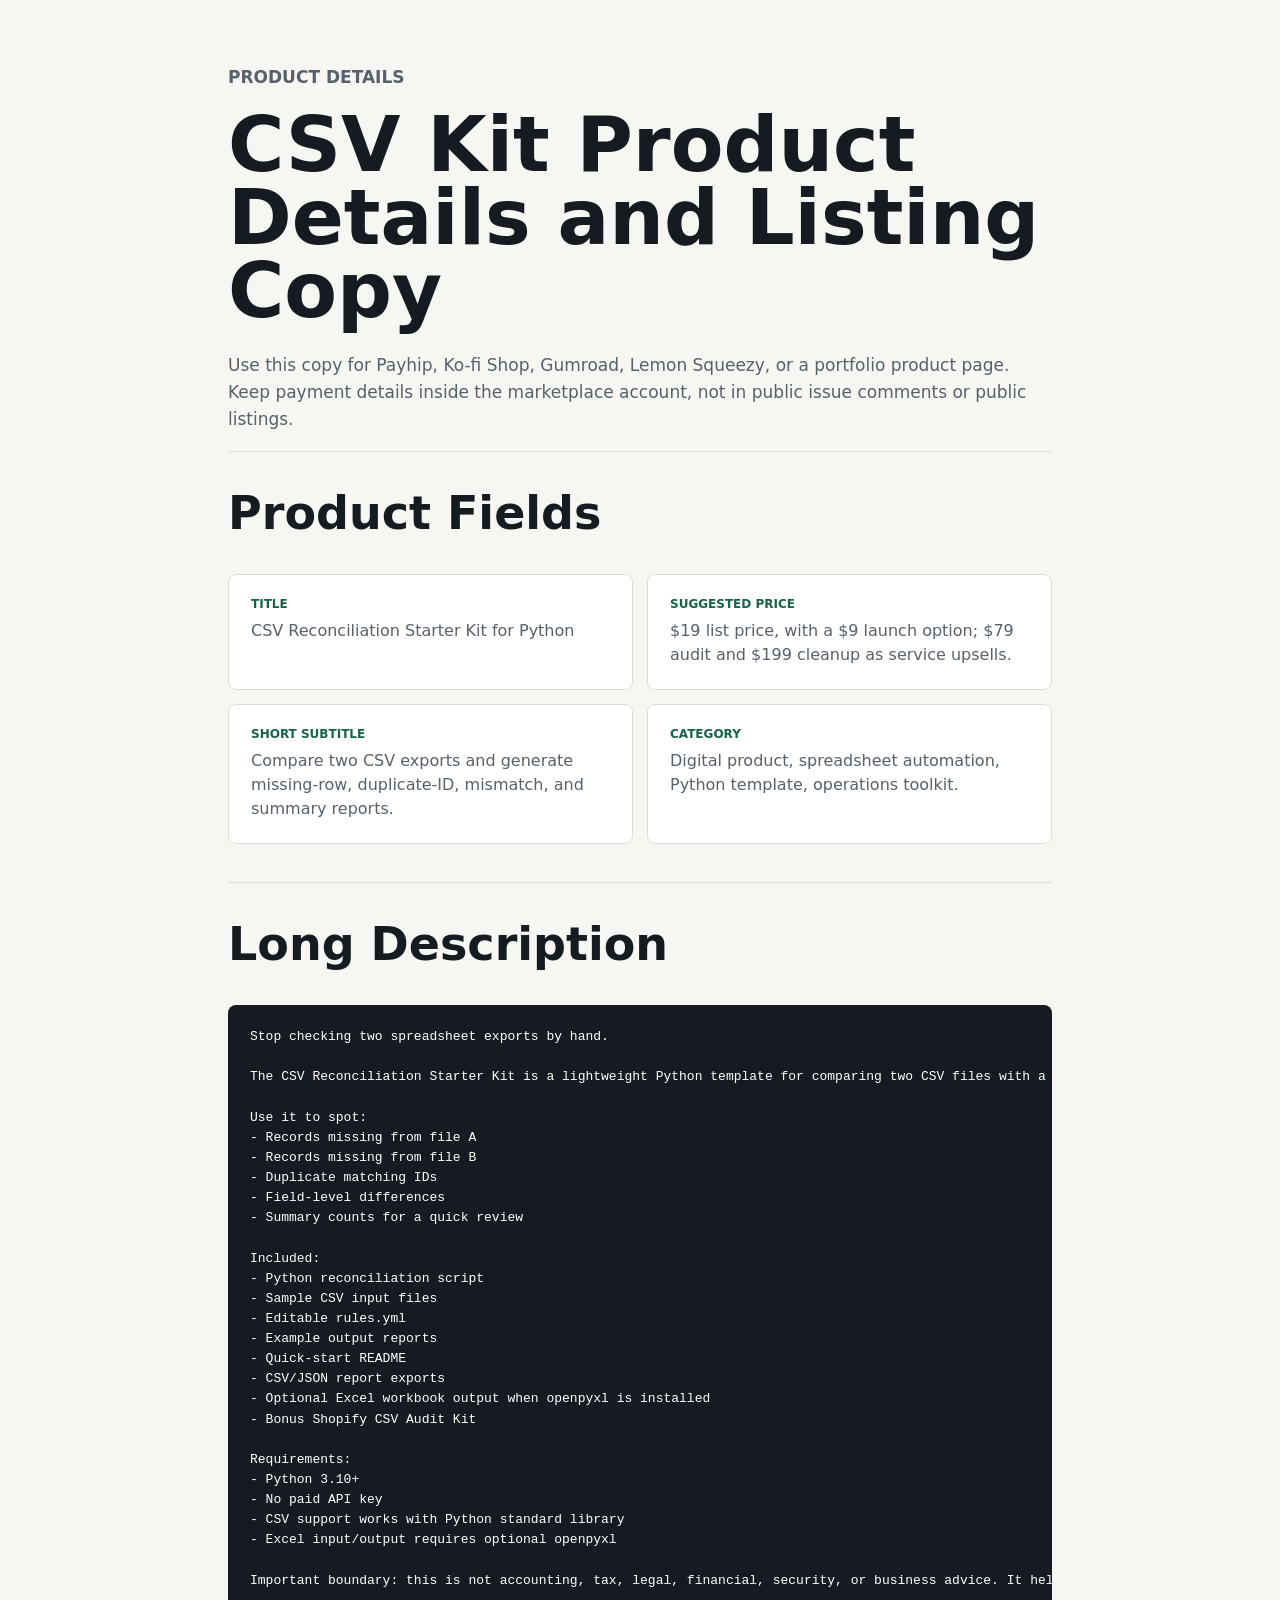
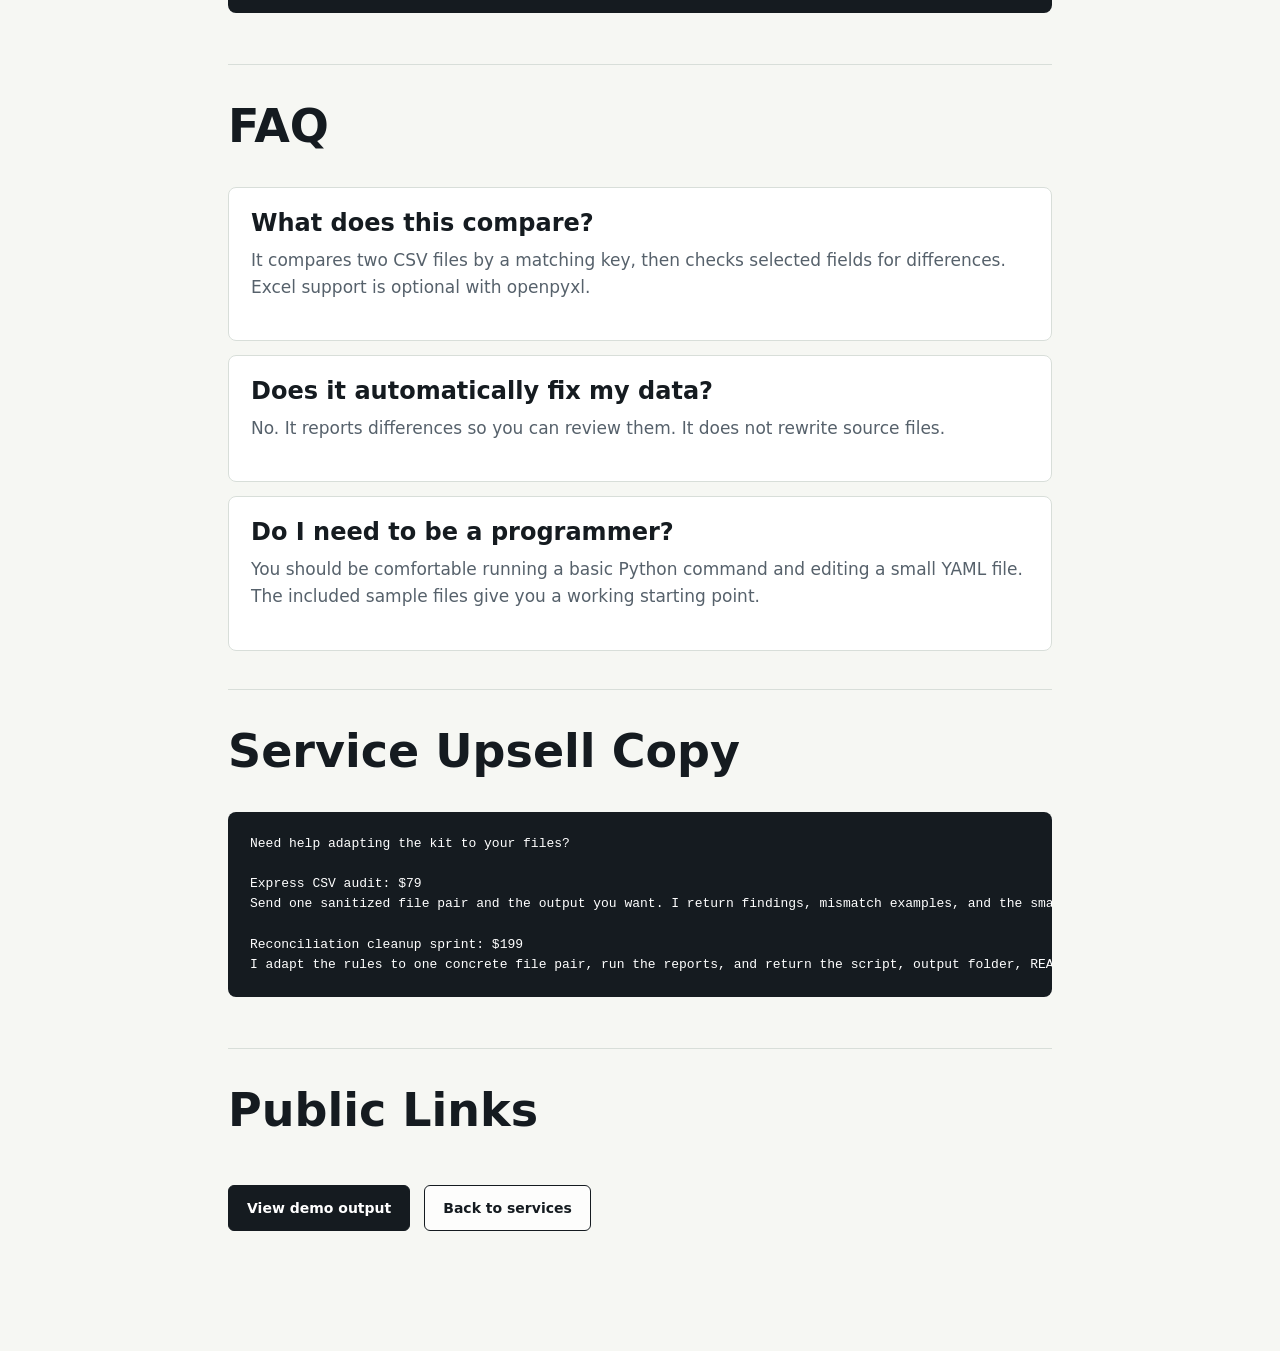
<file: examples/csv-kit-marketplace-listing.html>
<!doctype html>
<html lang="en">
  <head>
    <meta charset="utf-8">
    <meta name="viewport" content="width=device-width, initial-scale=1">
    <title>CSV Kit Product Details and Listing Copy</title>
    <meta name="robots" content="noindex,follow">
    <meta
      name="description"
      content="Copy-ready marketplace listing for the CSV Reconciliation Starter Kit."
    >
    <meta name="robots" content="index,follow">
    <link rel="canonical" href="https://xyjk0511.github.io/codex-services-portfolio/examples/csv-kit-marketplace-listing.html">
    <link rel="stylesheet" href="../styles.css">
  </head>
  <body>
    <main class="article-page">
      <p class="eyebrow">Product details</p>
      <h1>CSV Kit Product Details and Listing Copy</h1>
      <p>
        Use this copy for Payhip, Ko-fi Shop, Gumroad, Lemon Squeezy, or a
        portfolio product page. Keep payment details inside the marketplace
        account, not in public issue comments or public listings.
      </p>

      <section>
        <h2>Product Fields</h2>
        <dl class="report-grid">
          <div>
            <dt>Title</dt>
            <dd>CSV Reconciliation Starter Kit for Python</dd>
          </div>
          <div>
            <dt>Suggested price</dt>
            <dd>$19 list price, with a $9 launch option; $79 audit and $199 cleanup as service upsells.</dd>
          </div>
          <div>
            <dt>Short subtitle</dt>
            <dd>Compare two CSV exports and generate missing-row, duplicate-ID, mismatch, and summary reports.</dd>
          </div>
          <div>
            <dt>Category</dt>
            <dd>Digital product, spreadsheet automation, Python template, operations toolkit.</dd>
          </div>
        </dl>
      </section>

      <section>
        <h2>Long Description</h2>
        <pre>Stop checking two spreadsheet exports by hand.

The CSV Reconciliation Starter Kit is a lightweight Python template for comparing two CSV files with a configurable matching key and selected fields.

Use it to spot:
- Records missing from file A
- Records missing from file B
- Duplicate matching IDs
- Field-level differences
- Summary counts for a quick review

Included:
- Python reconciliation script
- Sample CSV input files
- Editable rules.yml
- Example output reports
- Quick-start README
- CSV/JSON report exports
- Optional Excel workbook output when openpyxl is installed
- Bonus Shopify CSV Audit Kit

Requirements:
- Python 3.10+
- No paid API key
- CSV support works with Python standard library
- Excel input/output requires optional openpyxl

Important boundary: this is not accounting, tax, legal, financial, security, or business advice. It helps surface differences between files; it does not certify correctness or replace professional review.</pre>
      </section>

      <section>
        <h2>FAQ</h2>
        <div class="finding-list">
          <article>
            <h3>What does this compare?</h3>
            <p>It compares two CSV files by a matching key, then checks selected fields for differences. Excel support is optional with openpyxl.</p>
          </article>
          <article>
            <h3>Does it automatically fix my data?</h3>
            <p>No. It reports differences so you can review them. It does not rewrite source files.</p>
          </article>
          <article>
            <h3>Do I need to be a programmer?</h3>
            <p>You should be comfortable running a basic Python command and editing a small YAML file. The included sample files give you a working starting point.</p>
          </article>
        </div>
      </section>

      <section>
        <h2>Service Upsell Copy</h2>
        <pre>Need help adapting the kit to your files?

Express CSV audit: $79
Send one sanitized file pair and the output you want. I return findings, mismatch examples, and the smallest next fix.

Reconciliation cleanup sprint: $199
I adapt the rules to one concrete file pair, run the reports, and return the script, output folder, README, and verification notes.</pre>
      </section>

      <section class="article-cta">
        <h2>Public Links</h2>
        <a class="button primary" href="../csv-kit/">View demo output</a>
        <a class="button secondary" href="../">Back to services</a>
      </section>
    </main>
  </body>
</html>
</file>
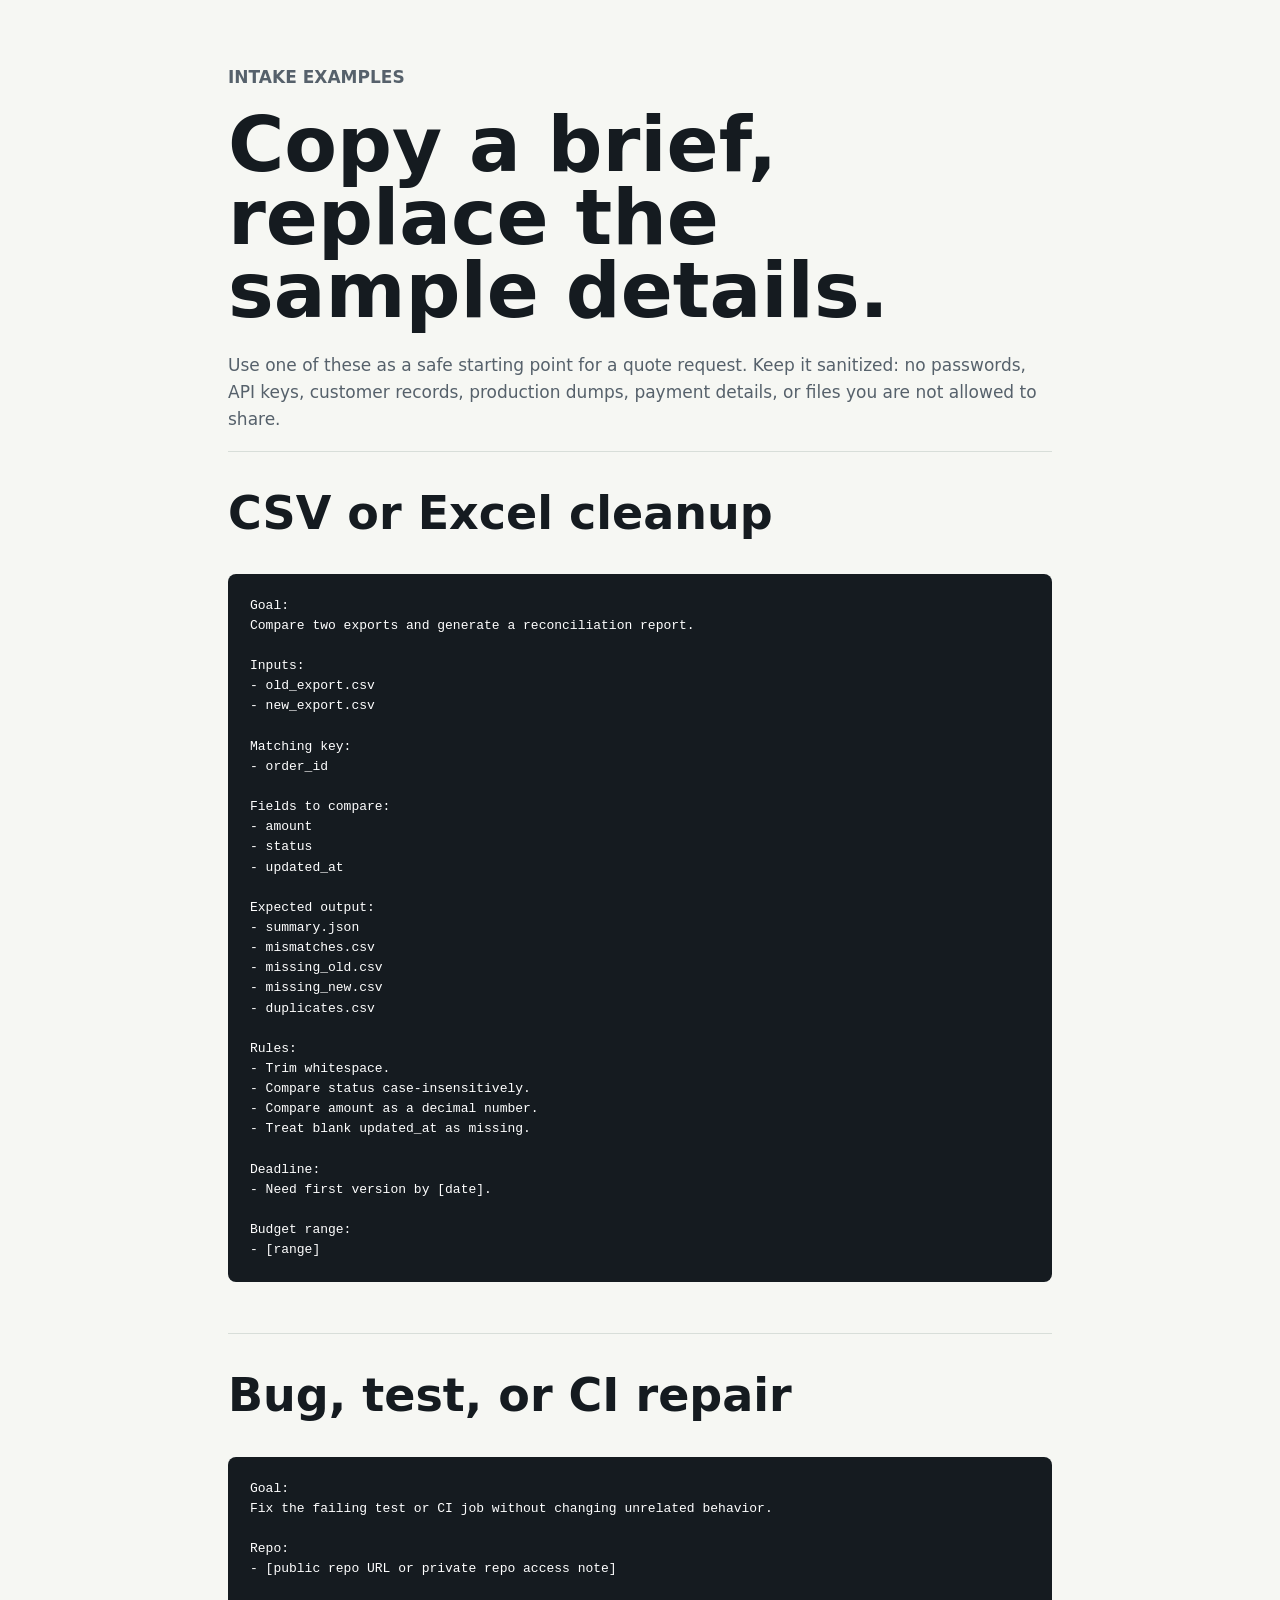
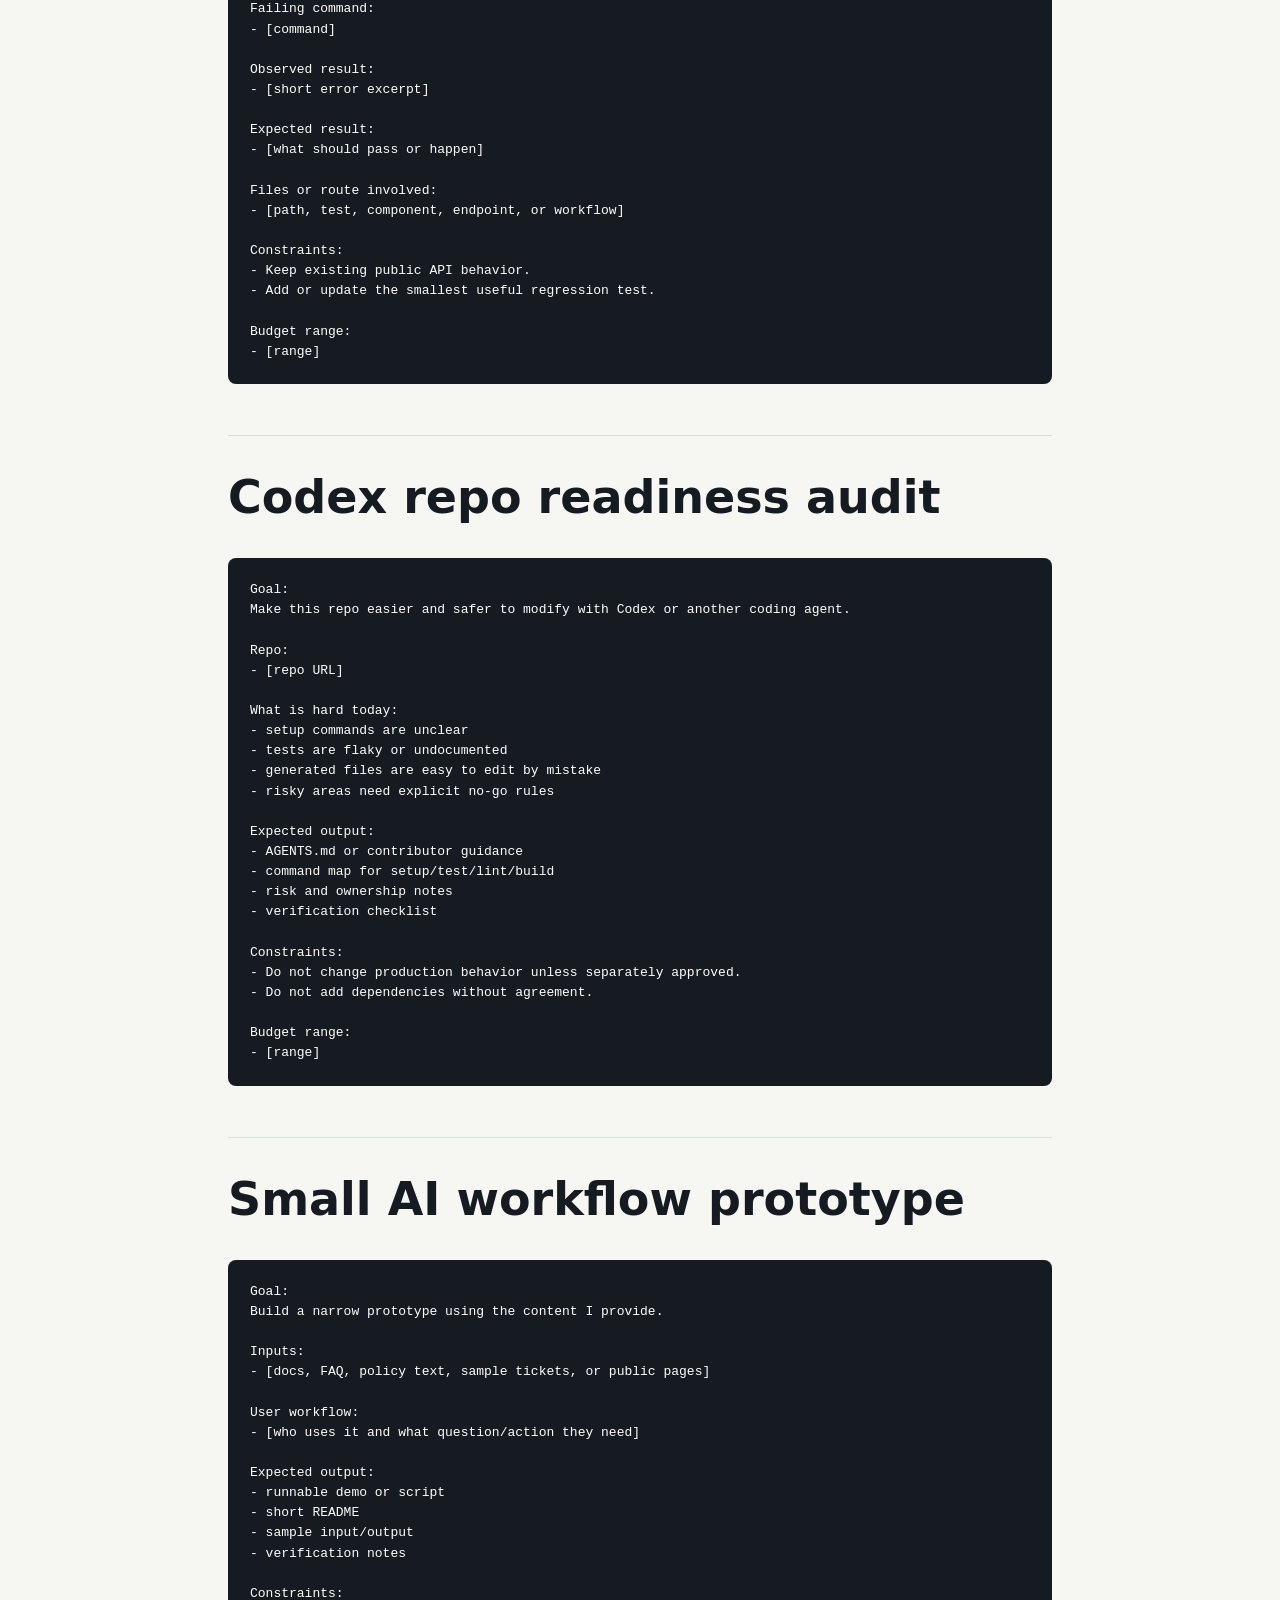
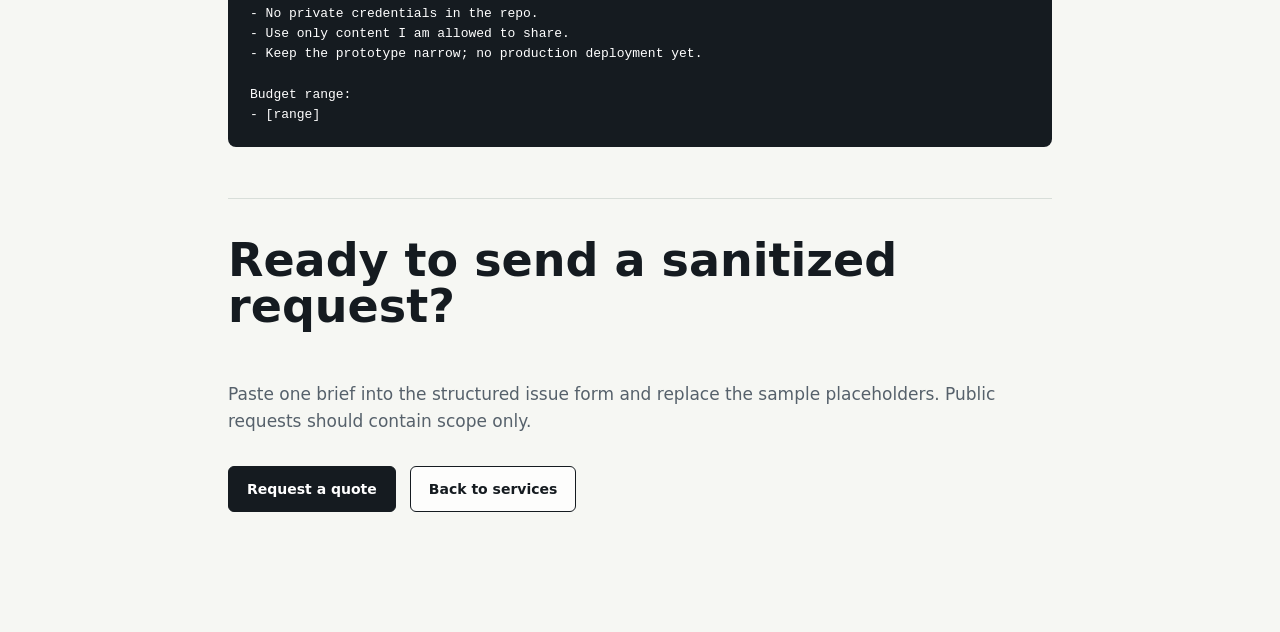
<file: examples/request-briefs.html>
<!doctype html>
<html lang="en">
  <head>
    <meta charset="utf-8">
    <meta name="viewport" content="width=device-width, initial-scale=1">
    <title>Copy-Paste Request Briefs</title>
    <meta
      name="description"
      content="Sanitized copy-paste request briefs for CSV automation, bug and CI repair, Codex repo readiness, and small AI prototypes."
    >
    <link rel="canonical" href="https://xyjk0511.github.io/codex-services-portfolio/examples/request-briefs.html">
    <link rel="stylesheet" href="../styles.css">
  </head>
  <body>
    <main class="article-page">
      <p class="eyebrow">Intake examples</p>
      <h1>Copy a brief, replace the sample details.</h1>
      <p>
        Use one of these as a safe starting point for a quote request. Keep it
        sanitized: no passwords, API keys, customer records, production dumps,
        payment details, or files you are not allowed to share.
      </p>

      <section>
        <h2>CSV or Excel cleanup</h2>
        <pre><code>Goal:
Compare two exports and generate a reconciliation report.

Inputs:
- old_export.csv
- new_export.csv

Matching key:
- order_id

Fields to compare:
- amount
- status
- updated_at

Expected output:
- summary.json
- mismatches.csv
- missing_old.csv
- missing_new.csv
- duplicates.csv

Rules:
- Trim whitespace.
- Compare status case-insensitively.
- Compare amount as a decimal number.
- Treat blank updated_at as missing.

Deadline:
- Need first version by [date].

Budget range:
- [range]</code></pre>
      </section>

      <section>
        <h2>Bug, test, or CI repair</h2>
        <pre><code>Goal:
Fix the failing test or CI job without changing unrelated behavior.

Repo:
- [public repo URL or private repo access note]

Failing command:
- [command]

Observed result:
- [short error excerpt]

Expected result:
- [what should pass or happen]

Files or route involved:
- [path, test, component, endpoint, or workflow]

Constraints:
- Keep existing public API behavior.
- Add or update the smallest useful regression test.

Budget range:
- [range]</code></pre>
      </section>

      <section>
        <h2>Codex repo readiness audit</h2>
        <pre><code>Goal:
Make this repo easier and safer to modify with Codex or another coding agent.

Repo:
- [repo URL]

What is hard today:
- setup commands are unclear
- tests are flaky or undocumented
- generated files are easy to edit by mistake
- risky areas need explicit no-go rules

Expected output:
- AGENTS.md or contributor guidance
- command map for setup/test/lint/build
- risk and ownership notes
- verification checklist

Constraints:
- Do not change production behavior unless separately approved.
- Do not add dependencies without agreement.

Budget range:
- [range]</code></pre>
      </section>

      <section>
        <h2>Small AI workflow prototype</h2>
        <pre><code>Goal:
Build a narrow prototype using the content I provide.

Inputs:
- [docs, FAQ, policy text, sample tickets, or public pages]

User workflow:
- [who uses it and what question/action they need]

Expected output:
- runnable demo or script
- short README
- sample input/output
- verification notes

Constraints:
- No private credentials in the repo.
- Use only content I am allowed to share.
- Keep the prototype narrow; no production deployment yet.

Budget range:
- [range]</code></pre>
      </section>

      <section class="article-cta">
        <h2>Ready to send a sanitized request?</h2>
        <p>
          Paste one brief into the structured issue form and replace the sample
          placeholders. Public requests should contain scope only.
        </p>
        <a class="button primary" href="https://github.com/xyjk0511/codex-services-portfolio/issues/new?template=service-request.yml">
          Request a quote
        </a>
        <a class="button secondary" href="../">
          Back to services
        </a>
      </section>
    </main>
  </body>
</html>
</file>
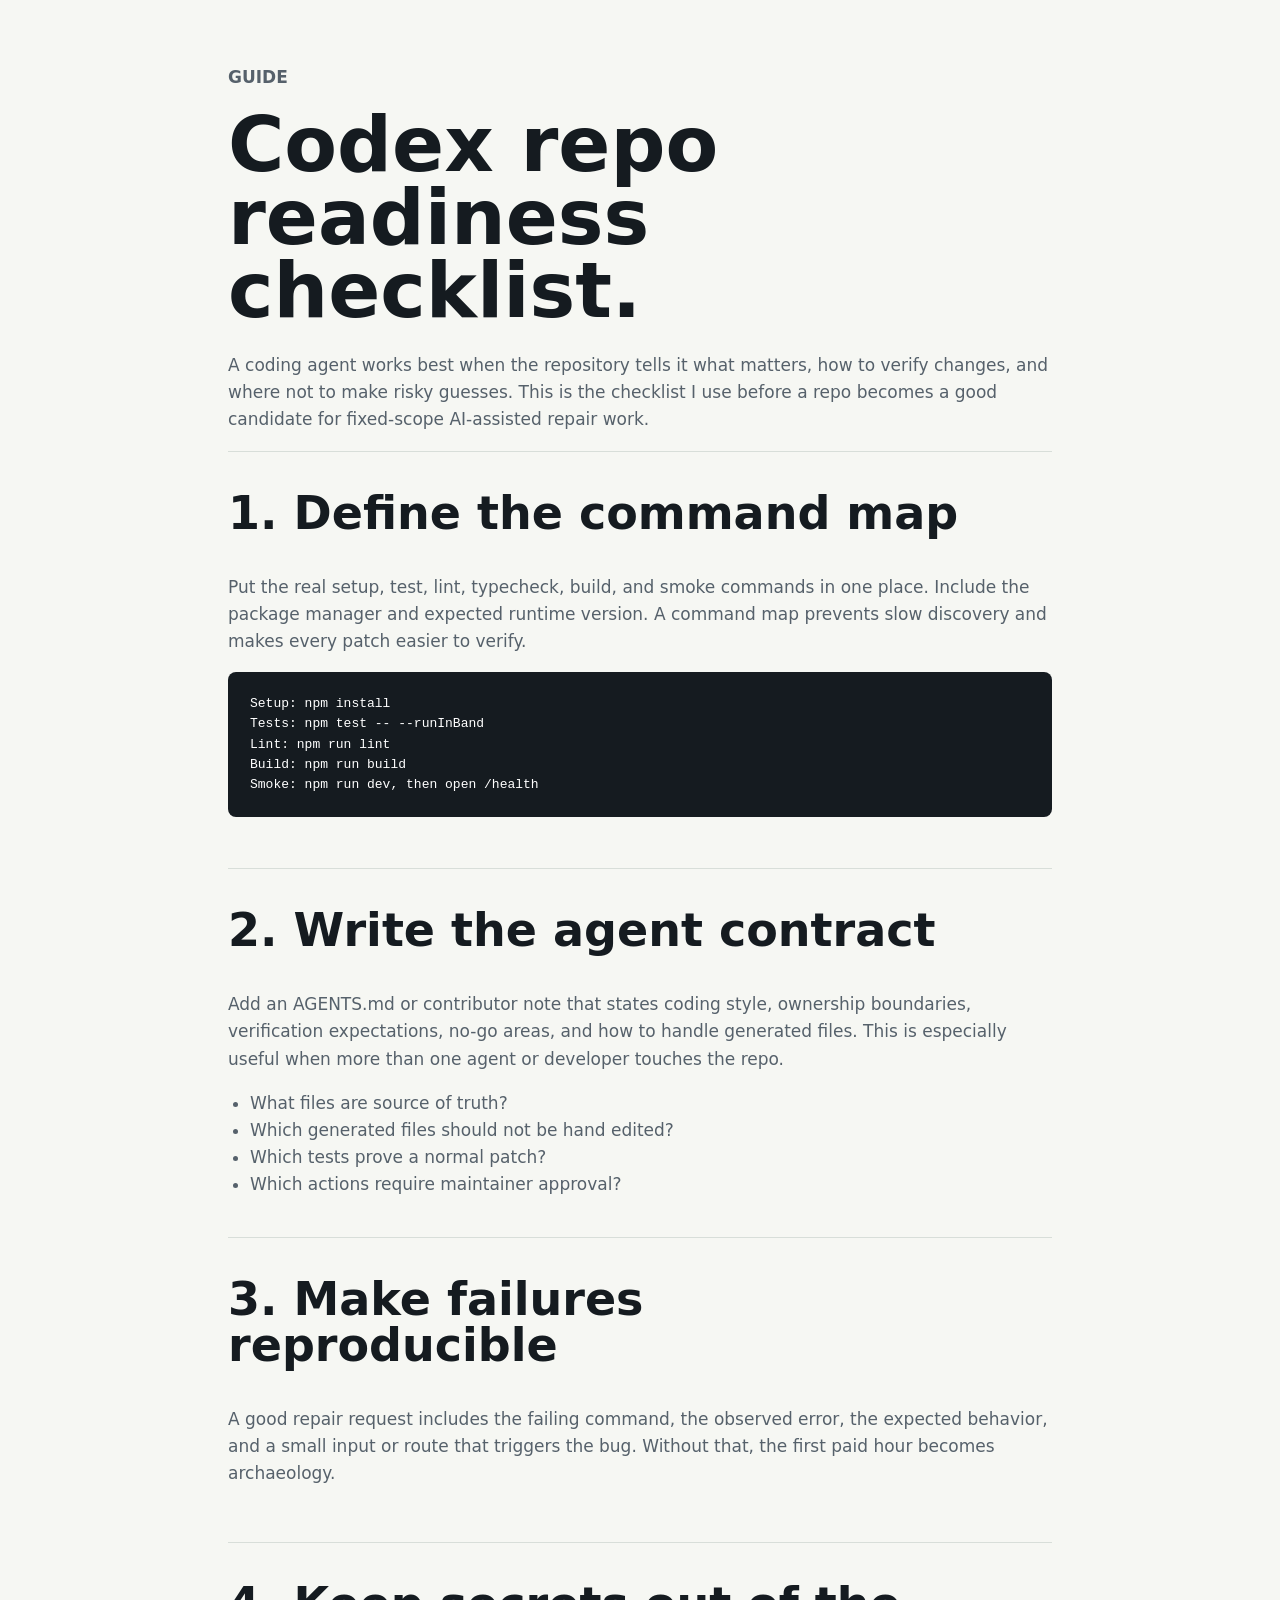
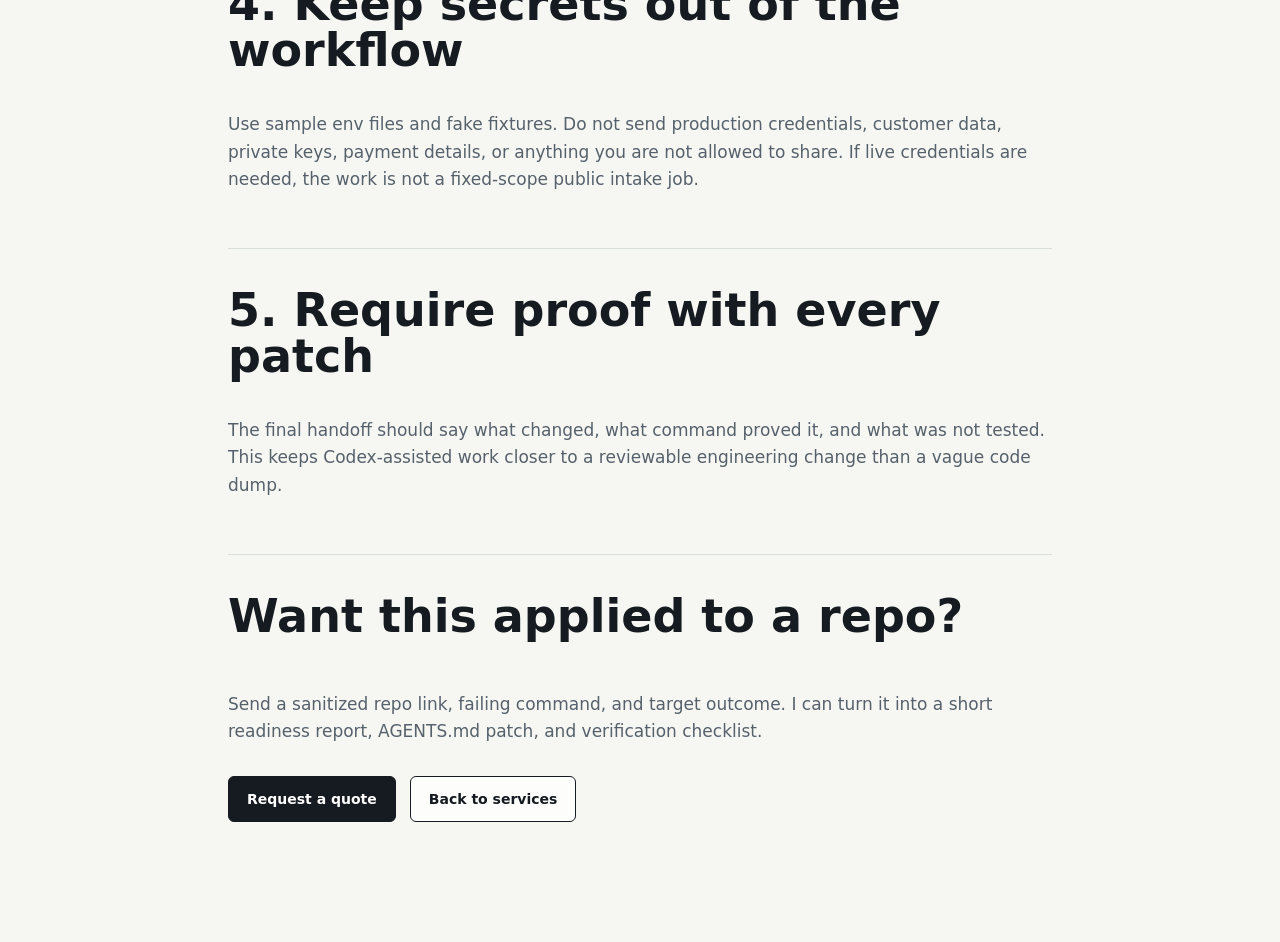
<file: guides/codex-repo-readiness-checklist.html>
<!doctype html>
<html lang="en">
  <head>
    <meta charset="utf-8">
    <meta name="viewport" content="width=device-width, initial-scale=1">
    <title>Codex Repo Readiness Checklist</title>
    <meta
      name="description"
      content="A practical checklist for making a repository safer and easier to modify with Codex or another coding agent."
    >
    <link rel="canonical" href="https://xyjk0511.github.io/codex-services-portfolio/guides/codex-repo-readiness-checklist.html">
    <link rel="stylesheet" href="../styles.css">
  </head>
  <body>
    <main class="article-page">
      <p class="eyebrow">Guide</p>
      <h1>Codex repo readiness checklist.</h1>
      <p>
        A coding agent works best when the repository tells it what matters,
        how to verify changes, and where not to make risky guesses. This is the
        checklist I use before a repo becomes a good candidate for fixed-scope
        AI-assisted repair work.
      </p>

      <section>
        <h2>1. Define the command map</h2>
        <p>
          Put the real setup, test, lint, typecheck, build, and smoke commands
          in one place. Include the package manager and expected runtime
          version. A command map prevents slow discovery and makes every patch
          easier to verify.
        </p>
        <pre><code>Setup: npm install
Tests: npm test -- --runInBand
Lint: npm run lint
Build: npm run build
Smoke: npm run dev, then open /health</code></pre>
      </section>

      <section>
        <h2>2. Write the agent contract</h2>
        <p>
          Add an AGENTS.md or contributor note that states coding style,
          ownership boundaries, verification expectations, no-go areas, and
          how to handle generated files. This is especially useful when more
          than one agent or developer touches the repo.
        </p>
        <ul class="article-list">
          <li>What files are source of truth?</li>
          <li>Which generated files should not be hand edited?</li>
          <li>Which tests prove a normal patch?</li>
          <li>Which actions require maintainer approval?</li>
        </ul>
      </section>

      <section>
        <h2>3. Make failures reproducible</h2>
        <p>
          A good repair request includes the failing command, the observed
          error, the expected behavior, and a small input or route that triggers
          the bug. Without that, the first paid hour becomes archaeology.
        </p>
      </section>

      <section>
        <h2>4. Keep secrets out of the workflow</h2>
        <p>
          Use sample env files and fake fixtures. Do not send production
          credentials, customer data, private keys, payment details, or
          anything you are not allowed to share. If live credentials are needed,
          the work is not a fixed-scope public intake job.
        </p>
      </section>

      <section>
        <h2>5. Require proof with every patch</h2>
        <p>
          The final handoff should say what changed, what command proved it,
          and what was not tested. This keeps Codex-assisted work closer to a
          reviewable engineering change than a vague code dump.
        </p>
      </section>

      <section class="article-cta">
        <h2>Want this applied to a repo?</h2>
        <p>
          Send a sanitized repo link, failing command, and target outcome. I
          can turn it into a short readiness report, AGENTS.md patch, and
          verification checklist.
        </p>
        <a class="button primary" href="https://github.com/xyjk0511/codex-services-portfolio/issues/new?template=service-request.yml">Request a quote</a>
        <a class="button secondary" href="../index.html">Back to services</a>
      </section>
    </main>
  </body>
</html>
</file>
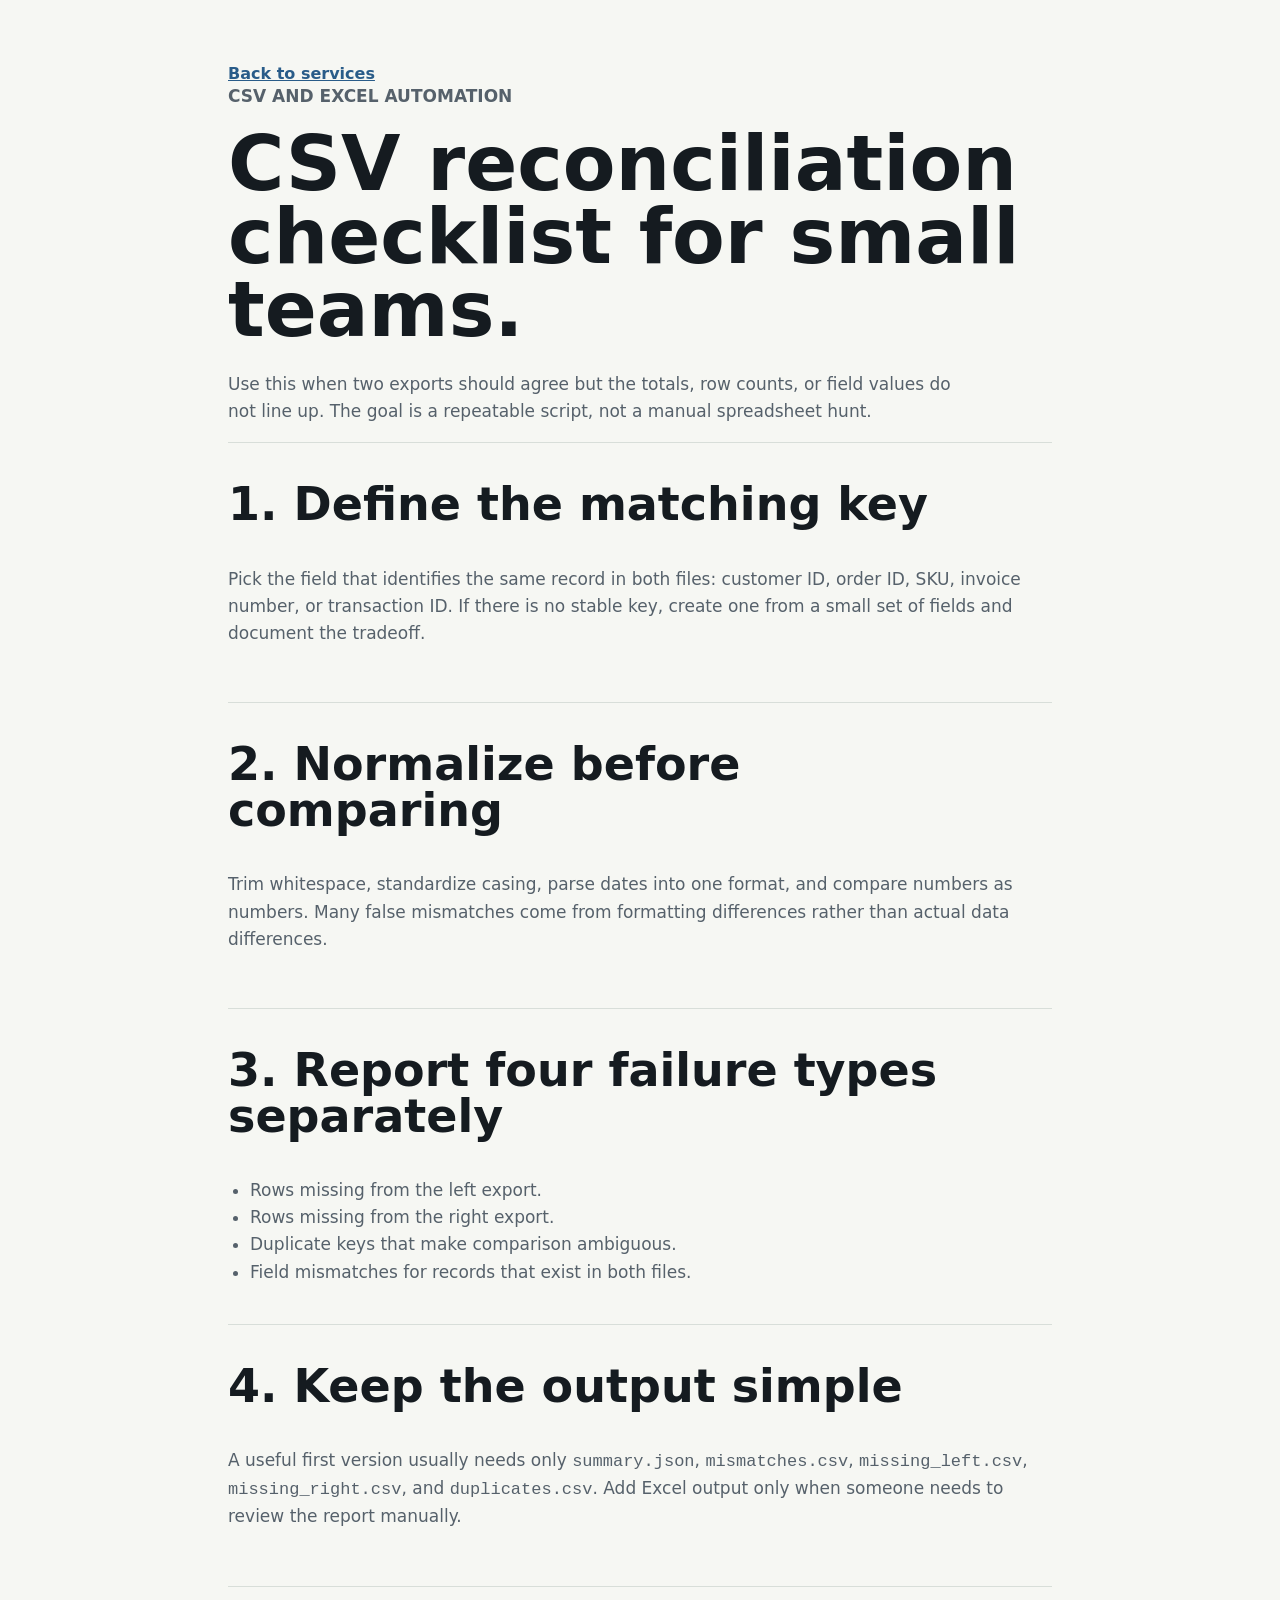
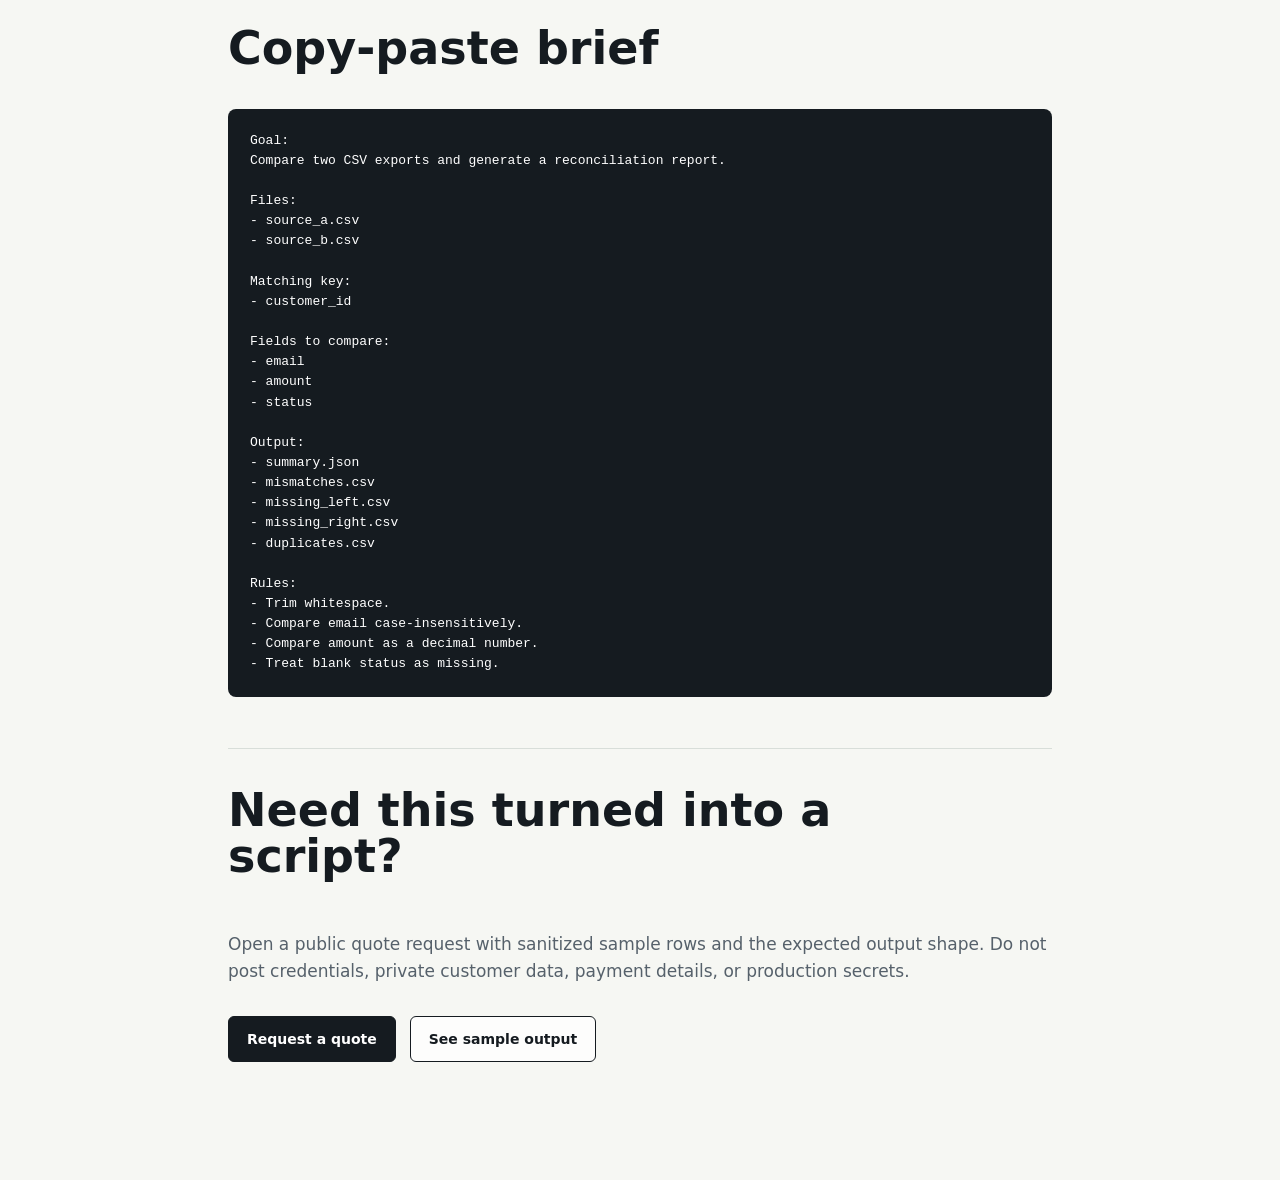
<file: guides/csv-reconciliation-checklist.html>
<!doctype html>
<html lang="en">
  <head>
    <meta charset="utf-8">
    <meta name="viewport" content="width=device-width, initial-scale=1">
    <title>CSV Reconciliation Checklist for Small Teams</title>
    <meta
      name="description"
      content="A practical checklist for comparing two CSV or Excel exports, catching missing rows, duplicates, and field mismatches before reporting."
    >
    <meta name="robots" content="index,follow">
    <link rel="canonical" href="https://xyjk0511.github.io/codex-services-portfolio/guides/csv-reconciliation-checklist.html">
    <meta property="og:title" content="CSV Reconciliation Checklist for Small Teams">
    <meta property="og:description" content="A practical CSV and Excel reconciliation checklist with a copy-paste brief for requesting a fixed-scope automation script.">
    <meta property="og:type" content="article">
    <meta property="og:url" content="https://xyjk0511.github.io/codex-services-portfolio/guides/csv-reconciliation-checklist.html">
    <meta property="og:image" content="https://xyjk0511.github.io/codex-services-portfolio/assets/csv-kit-cover-1600x900.png">
    <meta name="twitter:card" content="summary_large_image">
    <meta name="twitter:title" content="CSV Reconciliation Checklist for Small Teams">
    <meta name="twitter:description" content="A practical checklist for catching missing rows, duplicates, and mismatches in CSV or Excel exports.">
    <meta name="twitter:image" content="https://xyjk0511.github.io/codex-services-portfolio/assets/csv-kit-cover-1600x900.png">
    <link rel="stylesheet" href="../styles.css">
  </head>
  <body>
    <main>
      <article class="article-page">
        <a class="text-link" href="../index.html">Back to services</a>
        <p class="eyebrow">CSV and Excel automation</p>
        <h1>CSV reconciliation checklist for small teams.</h1>
        <p class="lede">
          Use this when two exports should agree but the totals, row counts, or
          field values do not line up. The goal is a repeatable script, not a
          manual spreadsheet hunt.
        </p>

        <section>
          <h2>1. Define the matching key</h2>
          <p>
            Pick the field that identifies the same record in both files:
            customer ID, order ID, SKU, invoice number, or transaction ID. If
            there is no stable key, create one from a small set of fields and
            document the tradeoff.
          </p>
        </section>

        <section>
          <h2>2. Normalize before comparing</h2>
          <p>
            Trim whitespace, standardize casing, parse dates into one format,
            and compare numbers as numbers. Many false mismatches come from
            formatting differences rather than actual data differences.
          </p>
        </section>

        <section>
          <h2>3. Report four failure types separately</h2>
          <ul class="article-list">
            <li>Rows missing from the left export.</li>
            <li>Rows missing from the right export.</li>
            <li>Duplicate keys that make comparison ambiguous.</li>
            <li>Field mismatches for records that exist in both files.</li>
          </ul>
        </section>

        <section>
          <h2>4. Keep the output simple</h2>
          <p>
            A useful first version usually needs only <code>summary.json</code>,
            <code>mismatches.csv</code>, <code>missing_left.csv</code>,
            <code>missing_right.csv</code>, and <code>duplicates.csv</code>.
            Add Excel output only when someone needs to review the report
            manually.
          </p>
        </section>

        <section>
          <h2>Copy-paste brief</h2>
          <pre><code>Goal:
Compare two CSV exports and generate a reconciliation report.

Files:
- source_a.csv
- source_b.csv

Matching key:
- customer_id

Fields to compare:
- email
- amount
- status

Output:
- summary.json
- mismatches.csv
- missing_left.csv
- missing_right.csv
- duplicates.csv

Rules:
- Trim whitespace.
- Compare email case-insensitively.
- Compare amount as a decimal number.
- Treat blank status as missing.</code></pre>
        </section>

        <section class="article-cta">
          <h2>Need this turned into a script?</h2>
          <p>
            Open a public quote request with sanitized sample rows and the
            expected output shape. Do not post credentials, private customer
            data, payment details, or production secrets.
          </p>
          <a class="button primary" href="https://github.com/xyjk0511/codex-services-portfolio/issues/new?template=service-request.yml">
            Request a quote
          </a>
          <a class="button secondary" href="../csv-kit/index.html">
            See sample output
          </a>
        </section>
      </article>
    </main>
  </body>
</html>
</file>
<file: styles.css>
:root {
  color-scheme: light;
  --ink: #151b20;
  --muted: #56616b;
  --paper: #f6f7f3;
  --panel: #ffffff;
  --line: #d8ded9;
  --green: #17634a;
  --blue: #295c89;
  --coral: #c95f4a;
  --gold: #a47a28;
  --shadow: 0 22px 64px rgba(21, 27, 32, 0.14);
}

* {
  box-sizing: border-box;
}

html {
  background: var(--paper);
  color: var(--ink);
  font-family: Inter, ui-sans-serif, system-ui, -apple-system, BlinkMacSystemFont, "Segoe UI", sans-serif;
}

body {
  margin: 0;
}

a {
  color: inherit;
}

main {
  min-height: 100vh;
}

.hero {
  min-height: 82vh;
  display: grid;
  grid-template-columns: minmax(0, 1fr) minmax(320px, 0.78fr);
  gap: 42px;
  align-items: center;
  padding: 56px 32px 42px;
  background:
    linear-gradient(120deg, rgba(246, 247, 243, 0.98), rgba(233, 242, 238, 0.82) 52%, rgba(241, 231, 217, 0.64)),
    repeating-linear-gradient(90deg, rgba(21, 27, 32, 0.05) 0 1px, transparent 1px 44px);
  border-bottom: 1px solid var(--line);
}

.hero-copy,
.hero-proof,
.service-section,
.workflow,
.boundaries {
  width: min(1120px, 100%);
}

.eyebrow,
.tag,
.proof-strip span {
  margin: 0 0 12px;
  color: var(--green);
  font-size: 12px;
  font-weight: 700;
  letter-spacing: 0;
  text-transform: uppercase;
}

h1,
h2,
h3,
p {
  margin-top: 0;
}

h1 {
  max-width: 820px;
  margin-bottom: 24px;
  font-size: clamp(48px, 7vw, 96px);
  line-height: 0.95;
  letter-spacing: 0;
}

.lede {
  max-width: 740px;
  color: var(--muted);
  font-size: 21px;
  line-height: 1.5;
}

.actions {
  display: flex;
  flex-wrap: wrap;
  gap: 12px;
  margin-top: 32px;
}

.button {
  min-height: 46px;
  display: inline-flex;
  align-items: center;
  justify-content: center;
  padding: 12px 18px;
  border: 1px solid var(--ink);
  border-radius: 6px;
  font-size: 14px;
  font-weight: 700;
  text-decoration: none;
}

.button.primary {
  background: var(--ink);
  color: #fff;
}

.button.secondary {
  background: rgba(255, 255, 255, 0.76);
}

.hero-proof {
  margin: 0;
  padding: 16px;
  background: var(--panel);
  border: 1px solid var(--ink);
  box-shadow: var(--shadow);
}

.hero-proof img {
  width: 100%;
  display: block;
  border: 1px solid var(--line);
}

.hero-proof figcaption {
  margin-top: 12px;
  color: var(--muted);
  font-size: 14px;
  line-height: 1.45;
}

.proof-strip {
  display: grid;
  grid-template-columns: repeat(4, 1fr);
  border-bottom: 1px solid var(--line);
  background: var(--panel);
}

.proof-strip div {
  min-height: 118px;
  padding: 26px;
  border-right: 1px solid var(--line);
}

.proof-strip div:last-child {
  border-right: 0;
}

.proof-strip strong {
  display: block;
  color: var(--blue);
  font-size: 24px;
  line-height: 1.1;
}

.service-section,
.product-section,
.workflow,
.boundaries {
  margin: 0 auto;
  padding: 78px 28px;
}

.section-heading {
  display: grid;
  grid-template-columns: 210px minmax(0, 1fr);
  gap: 28px;
  align-items: start;
  margin-bottom: 34px;
}

h2 {
  max-width: 760px;
  font-size: clamp(34px, 4.8vw, 62px);
  line-height: 1;
  letter-spacing: 0;
}

.service-grid {
  display: grid;
  grid-template-columns: repeat(4, 1fr);
  gap: 16px;
}

.product-section {
  width: min(1120px, 100%);
}

.product-grid {
  display: grid;
  grid-template-columns: 1.35fr 0.82fr 0.82fr;
  gap: 16px;
}

.product-card {
  min-height: 360px;
  display: grid;
  align-content: start;
  gap: 16px;
  padding: 28px;
  background: var(--panel);
  border: 1px solid var(--line);
  border-radius: 8px;
}

.product-card.featured {
  border: 1px solid var(--ink);
  box-shadow: var(--shadow);
}

.product-card h3 {
  margin-bottom: 0;
  font-size: 30px;
  line-height: 1.06;
}

.product-card p,
.product-card ul {
  color: var(--muted);
  font-size: 16px;
  line-height: 1.55;
}

.product-card ul {
  margin: 0;
  padding-left: 20px;
}

.mini-actions {
  display: flex;
  flex-wrap: wrap;
  gap: 12px;
}

.service-card {
  min-height: 430px;
  display: grid;
  align-content: start;
  gap: 16px;
  padding: 26px;
  background: var(--panel);
  border: 1px solid var(--line);
  border-top: 5px solid var(--coral);
  border-radius: 8px;
}

.service-card:nth-child(2) {
  border-top-color: var(--blue);
}

.service-card:nth-child(3) {
  border-top-color: var(--gold);
}

.service-card:nth-child(4) {
  border-top-color: var(--green);
}

.service-card h3 {
  margin-bottom: 0;
  font-size: 26px;
  line-height: 1.08;
}

.service-card p,
.boundaries p,
.workflow li {
  color: var(--muted);
  font-size: 16px;
  line-height: 1.55;
}

.service-card ul {
  margin: 0;
  padding-left: 20px;
  color: var(--muted);
  line-height: 1.55;
}

.price {
  align-self: end;
  color: var(--green);
  font-size: 17px;
}

.workflow {
  border-top: 1px solid var(--line);
}

.workflow ol {
  margin: 0;
  padding-left: 24px;
}

.workflow li + li {
  margin-top: 12px;
}

.text-link {
  color: var(--blue);
  font-weight: 700;
}

.faq-section {
  width: min(1120px, 100%);
  margin: 0 auto;
  padding: 78px 28px;
  border-top: 1px solid var(--line);
}

.faq-grid {
  display: grid;
  grid-template-columns: repeat(3, 1fr);
  gap: 14px;
}

.faq-grid article {
  min-height: 190px;
  padding: 22px;
  background: var(--panel);
  border: 1px solid var(--line);
  border-radius: 8px;
}

.faq-grid h3 {
  margin-bottom: 10px;
  font-size: 21px;
  line-height: 1.12;
}

.faq-grid p {
  color: var(--muted);
  font-size: 15px;
  line-height: 1.55;
}

.boundaries {
  display: grid;
  grid-template-columns: 0.9fr 1.1fr;
  gap: 36px;
  border-top: 1px solid var(--line);
}

.article-page {
  width: min(880px, 100%);
  margin: 0 auto;
  padding: 64px 28px 82px;
}

.article-page h1 {
  max-width: 860px;
  margin: 18px 0 24px;
  font-size: clamp(44px, 6vw, 78px);
}

.article-page section {
  padding: 38px 0;
  border-top: 1px solid var(--line);
}

.article-page h2 {
  max-width: 760px;
  font-size: clamp(28px, 3.6vw, 46px);
}

.article-page p,
.article-list {
  color: var(--muted);
  font-size: 17px;
  line-height: 1.6;
}

.article-list {
  margin: 0;
  padding-left: 22px;
}

.article-page pre {
  overflow-x: auto;
  padding: 22px;
  background: var(--ink);
  color: #fff;
  border-radius: 8px;
  line-height: 1.55;
}

.article-cta {
  display: flex;
  flex-wrap: wrap;
  gap: 14px;
  align-items: center;
}

.article-cta h2,
.article-cta p {
  width: 100%;
}

.report-grid {
  display: grid;
  grid-template-columns: repeat(2, 1fr);
  gap: 14px;
  margin: 0;
}

.report-grid div,
.finding-list article {
  padding: 22px;
  background: var(--panel);
  border: 1px solid var(--line);
  border-radius: 8px;
}

.report-grid dt {
  margin-bottom: 8px;
  color: var(--green);
  font-size: 12px;
  font-weight: 700;
  letter-spacing: 0;
  text-transform: uppercase;
}

.report-grid dd {
  margin: 0;
  color: var(--muted);
  font-size: 16px;
  line-height: 1.5;
}

.finding-list {
  display: grid;
  gap: 14px;
}

.finding-list h3 {
  margin-bottom: 10px;
  font-size: 24px;
  line-height: 1.12;
}

.severity {
  display: inline-flex;
  margin-bottom: 12px;
  padding: 5px 9px;
  border-radius: 6px;
  color: #fff;
  font-size: 12px;
  font-weight: 700;
  text-transform: uppercase;
}

.severity.high {
  background: var(--coral);
}

.severity.medium {
  background: var(--gold);
}

@media (max-width: 860px) {
  .hero,
  .section-heading,
  .boundaries {
    grid-template-columns: 1fr;
  }

  .hero {
    min-height: auto;
    padding: 34px 18px;
  }

  h1 {
    font-size: clamp(44px, 16vw, 68px);
  }

  .proof-strip,
  .service-grid,
  .faq-grid,
  .report-grid {
    grid-template-columns: 1fr;
  }

  .proof-strip div {
    border-right: 0;
    border-bottom: 1px solid var(--line);
  }

  .service-section,
  .product-section,
  .workflow,
  .faq-section,
  .boundaries {
    padding: 54px 18px;
  }

  .product-grid {
    grid-template-columns: 1fr;
  }
}
</file>
<file: csv-kit/styles.css>
:root {
  color-scheme: light;
  --ink: #18201b;
  --muted: #59645c;
  --paper: #f7f3ea;
  --panel: #fffffa;
  --line: #d8d0bf;
  --green: #1f6b45;
  --green-ink: #0c2f1d;
  --coral: #c7553f;
  --gold: #b48822;
  --blue: #254f7a;
  --shadow: 0 24px 70px rgba(40, 33, 22, 0.15);
}

* {
  box-sizing: border-box;
}

html {
  background: var(--paper);
  color: var(--ink);
  font-family: Georgia, "Times New Roman", serif;
}

body {
  margin: 0;
}

a {
  color: inherit;
}

.hero {
  min-height: 88vh;
  display: grid;
  align-items: center;
  padding: 44px 28px 34px;
  background:
    linear-gradient(90deg, rgba(247, 243, 234, 0.96), rgba(247, 243, 234, 0.75) 48%, rgba(247, 243, 234, 0.38)),
    repeating-linear-gradient(0deg, rgba(24, 32, 27, 0.06) 0 1px, transparent 1px 38px),
    repeating-linear-gradient(90deg, rgba(24, 32, 27, 0.055) 0 1px, transparent 1px 38px),
    linear-gradient(135deg, #f7f3ea, #ece4d4 55%, #d7e2d4);
  border-bottom: 1px solid var(--line);
}

.hero-grid {
  width: min(1160px, 100%);
  margin: 0 auto;
  display: grid;
  grid-template-columns: minmax(0, 1.02fr) minmax(360px, 0.86fr);
  gap: 42px;
  align-items: center;
}

.eyebrow,
.label {
  margin: 0 0 13px;
  color: var(--green);
  font-family: "Lucida Console", Monaco, monospace;
  font-size: 12px;
  letter-spacing: 0;
  text-transform: uppercase;
}

h1,
h2,
h3,
p {
  margin-top: 0;
}

h1 {
  max-width: 860px;
  margin-bottom: 24px;
  font-size: clamp(56px, 8vw, 118px);
  line-height: 0.88;
  font-weight: 700;
  letter-spacing: 0;
}

.lede {
  max-width: 690px;
  color: var(--muted);
  font-size: 21px;
  line-height: 1.45;
}

.actions {
  display: flex;
  flex-wrap: wrap;
  gap: 12px;
  margin-top: 34px;
}

.button {
  min-height: 46px;
  display: inline-flex;
  align-items: center;
  justify-content: center;
  padding: 12px 18px;
  border: 1px solid var(--ink);
  border-radius: 6px;
  font-family: "Lucida Console", Monaco, monospace;
  font-size: 13px;
  text-decoration: none;
  transition: transform 160ms ease, box-shadow 160ms ease, background 160ms ease;
}

.button:hover {
  transform: translateY(-2px);
  box-shadow: 0 10px 26px rgba(24, 32, 27, 0.14);
}

.button.primary {
  background: var(--green-ink);
  color: #fffaf0;
}

.button.secondary {
  background: rgba(255, 255, 250, 0.72);
}

.report-visual {
  position: relative;
  padding: 20px;
  background: var(--panel);
  border: 1px solid var(--ink);
  box-shadow: var(--shadow);
  transform: rotate(1deg);
}

.report-visual::before {
  content: "";
  position: absolute;
  inset: -16px 18px auto auto;
  width: 64px;
  height: 88px;
  background: var(--coral);
  opacity: 0.92;
  z-index: -1;
}

.report-topline {
  display: flex;
  justify-content: space-between;
  gap: 18px;
  padding-bottom: 16px;
  border-bottom: 2px solid var(--ink);
  font-family: "Lucida Console", Monaco, monospace;
  font-size: 12px;
}

.report-topline strong {
  color: var(--green);
}

.metric-strip {
  display: grid;
  grid-template-columns: repeat(3, 1fr);
  gap: 12px;
  margin: 22px 0;
}

.metric-strip div {
  min-height: 96px;
  padding: 12px;
  background: #f3efe5;
  border: 1px solid var(--line);
}

.metric-strip span {
  display: block;
  color: var(--muted);
  font-family: "Lucida Console", Monaco, monospace;
  font-size: 11px;
}

.metric-strip strong {
  display: block;
  margin-top: 10px;
  color: var(--blue);
  font-size: 46px;
  line-height: 1;
}

.diff-table {
  display: grid;
  border: 1px solid var(--ink);
  font-family: "Lucida Console", Monaco, monospace;
  font-size: 12px;
  overflow: hidden;
}

.diff-table > div {
  display: grid;
  grid-template-columns: 0.7fr 1fr 1fr 1fr;
}

.diff-table span {
  min-width: 0;
  padding: 10px;
  border-right: 1px solid var(--line);
  border-bottom: 1px solid var(--line);
  overflow-wrap: anywhere;
}

.diff-table span:last-child {
  border-right: 0;
}

.diff-table .head {
  background: var(--ink);
  color: #fffaf0;
}

.proof-band {
  display: grid;
  grid-template-columns: repeat(4, 1fr);
  border-bottom: 1px solid var(--line);
  background: var(--panel);
}

.proof-band div {
  min-height: 132px;
  padding: 28px;
  border-right: 1px solid var(--line);
}

.proof-band div:last-child {
  border-right: 0;
}

.proof-band strong {
  display: block;
  max-width: 220px;
  font-size: 26px;
  line-height: 1.05;
}

.details,
.demo,
.buyer-boundary,
.purchase-note {
  width: min(1160px, calc(100% - 48px));
  margin: 0 auto;
  padding: 82px 0;
}

.section-heading {
  display: grid;
  grid-template-columns: 220px minmax(0, 1fr);
  gap: 30px;
  align-items: start;
  margin-bottom: 34px;
}

.section-heading h2,
.buyer-boundary h2 {
  max-width: 820px;
  font-size: clamp(34px, 5vw, 64px);
  line-height: 0.96;
  letter-spacing: 0;
}

.feature-grid {
  display: grid;
  grid-template-columns: repeat(3, 1fr);
  gap: 1px;
  background: var(--line);
  border: 1px solid var(--line);
}

.feature-grid article {
  min-height: 236px;
  padding: 28px;
  background: var(--panel);
}

.feature-grid h3 {
  font-size: 28px;
  line-height: 1;
}

.feature-grid p,
.buyer-boundary p {
  color: var(--muted);
  font-size: 17px;
  line-height: 1.55;
}

pre {
  margin: 0;
  padding: 24px;
  border: 1px solid var(--ink);
  background: #18201b;
  color: #fff5dc;
  overflow-x: auto;
  font-family: "Lucida Console", Monaco, monospace;
  font-size: 14px;
  line-height: 1.7;
}

.buyer-boundary,
.purchase-note {
  display: grid;
  grid-template-columns: 0.9fr 1.1fr;
  gap: 42px;
  border-top: 1px solid var(--line);
}

.purchase-note {
  padding-top: 64px;
  padding-bottom: 64px;
}

.purchase-note p {
  color: var(--muted);
  font-size: 18px;
  line-height: 1.55;
}

@media (max-width: 860px) {
  .hero {
    min-height: auto;
    padding: 32px 18px;
  }

  .hero-grid,
  .section-heading,
  .buyer-boundary,
  .purchase-note {
    grid-template-columns: 1fr;
  }

  h1 {
    font-size: clamp(48px, 18vw, 76px);
  }

  .report-visual {
    transform: none;
  }

  .proof-band,
  .feature-grid {
    grid-template-columns: 1fr;
  }

  .proof-band div {
    border-right: 0;
    border-bottom: 1px solid var(--line);
  }

  .details,
  .demo,
  .buyer-boundary {
    width: min(100% - 32px, 1160px);
    padding: 56px 0;
  }

  .metric-strip {
    grid-template-columns: 1fr;
  }
}
</file>
